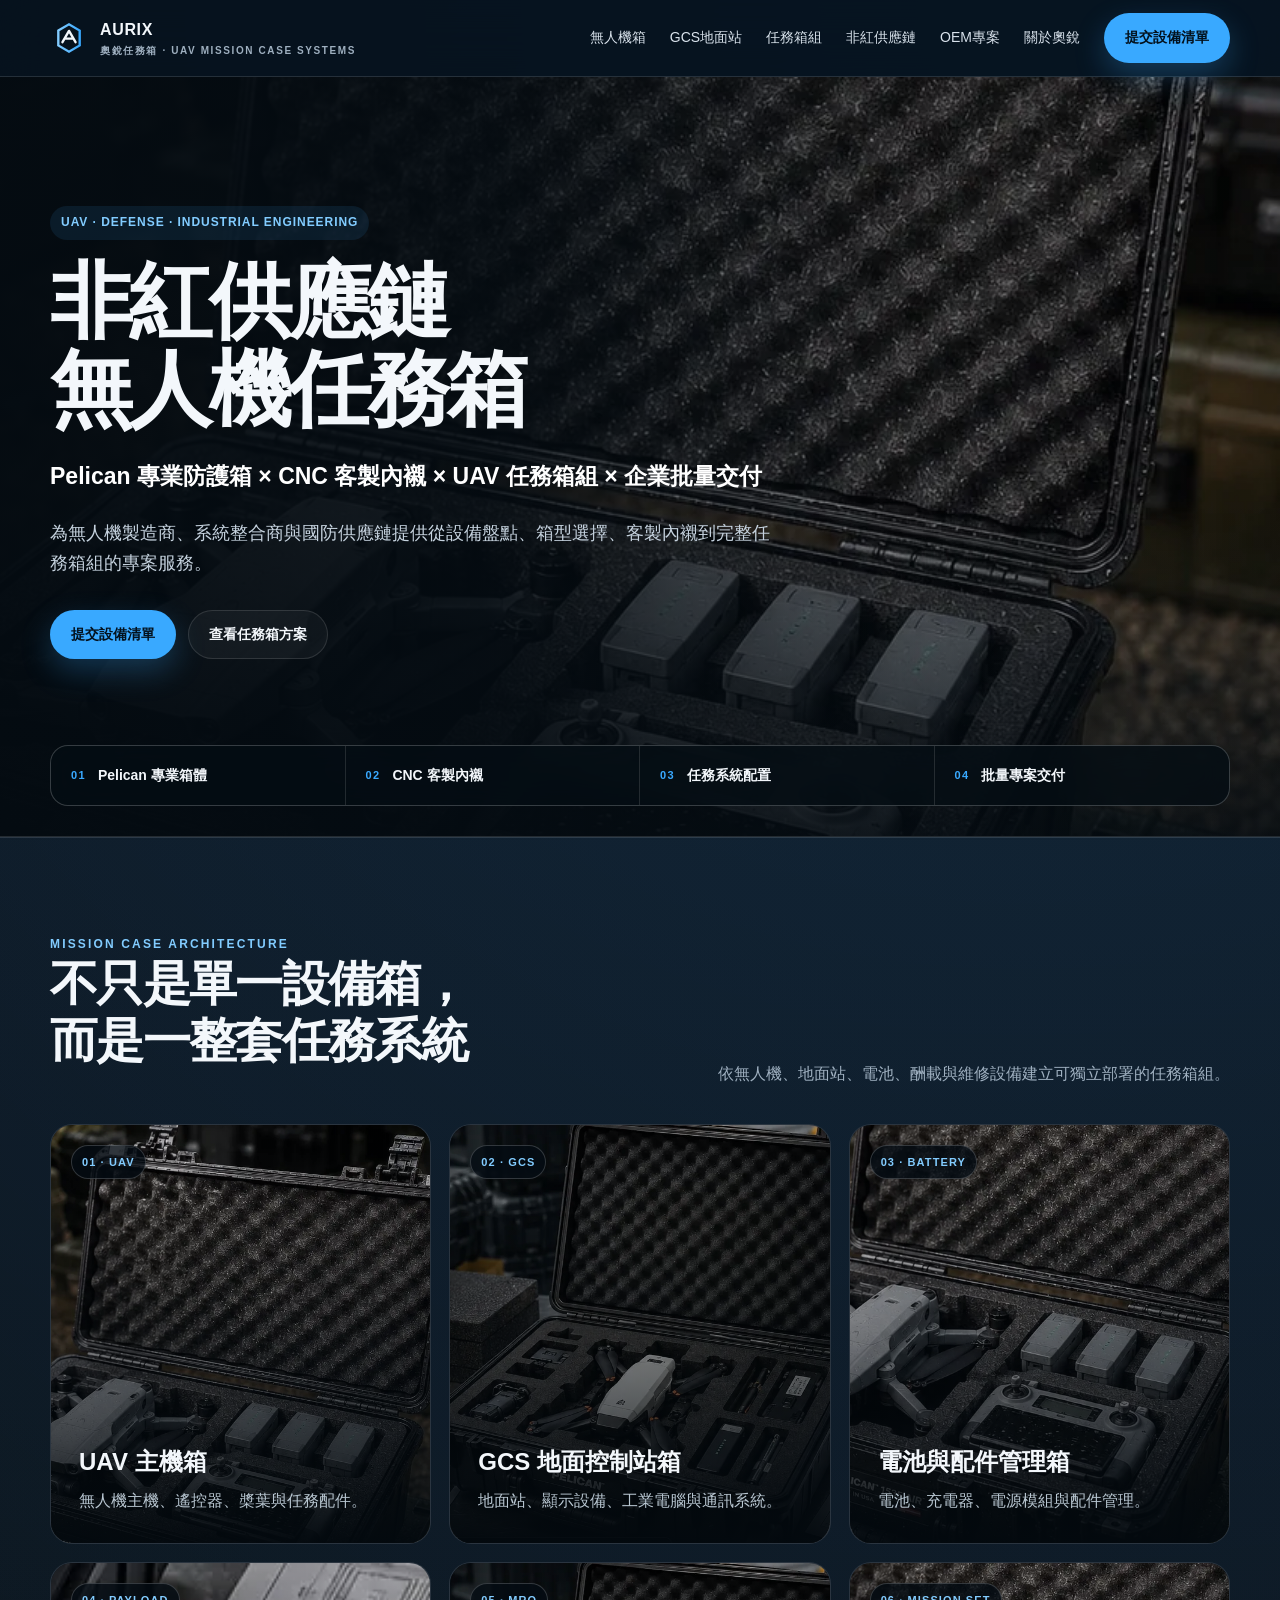
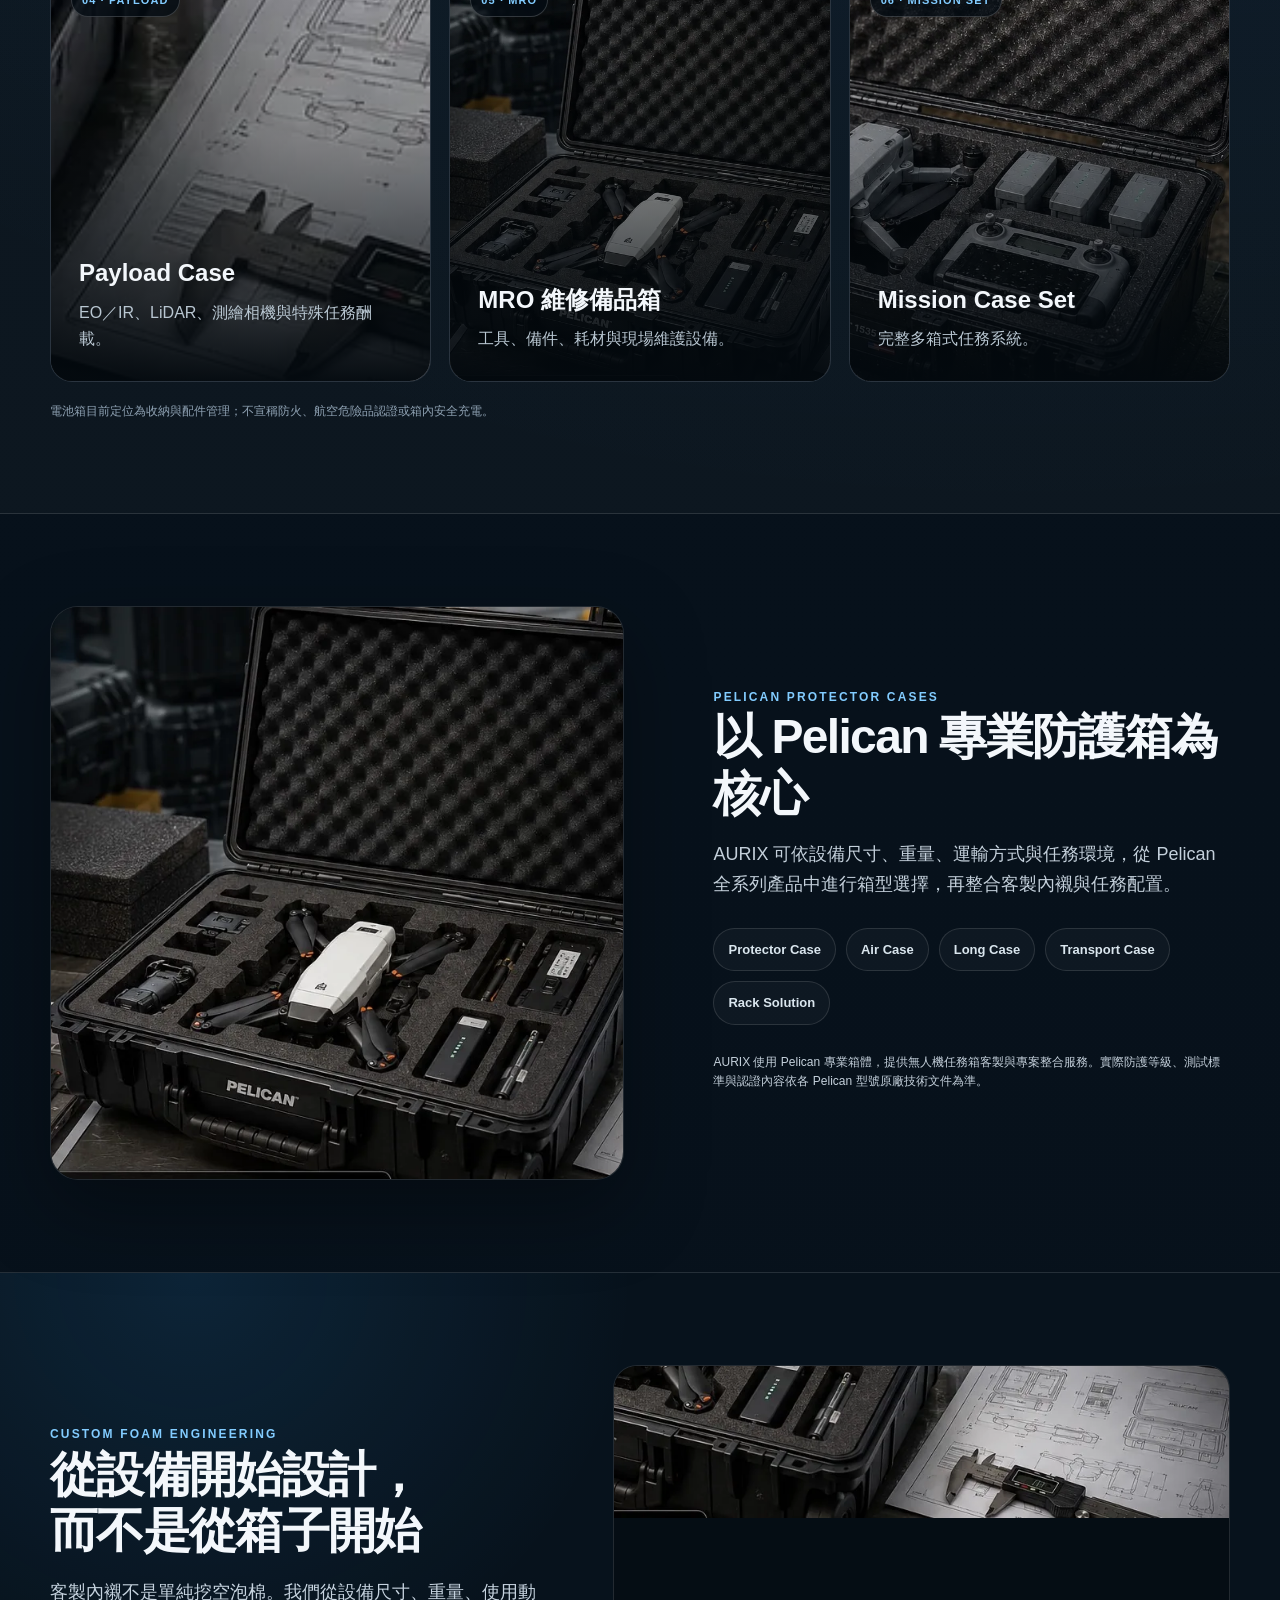
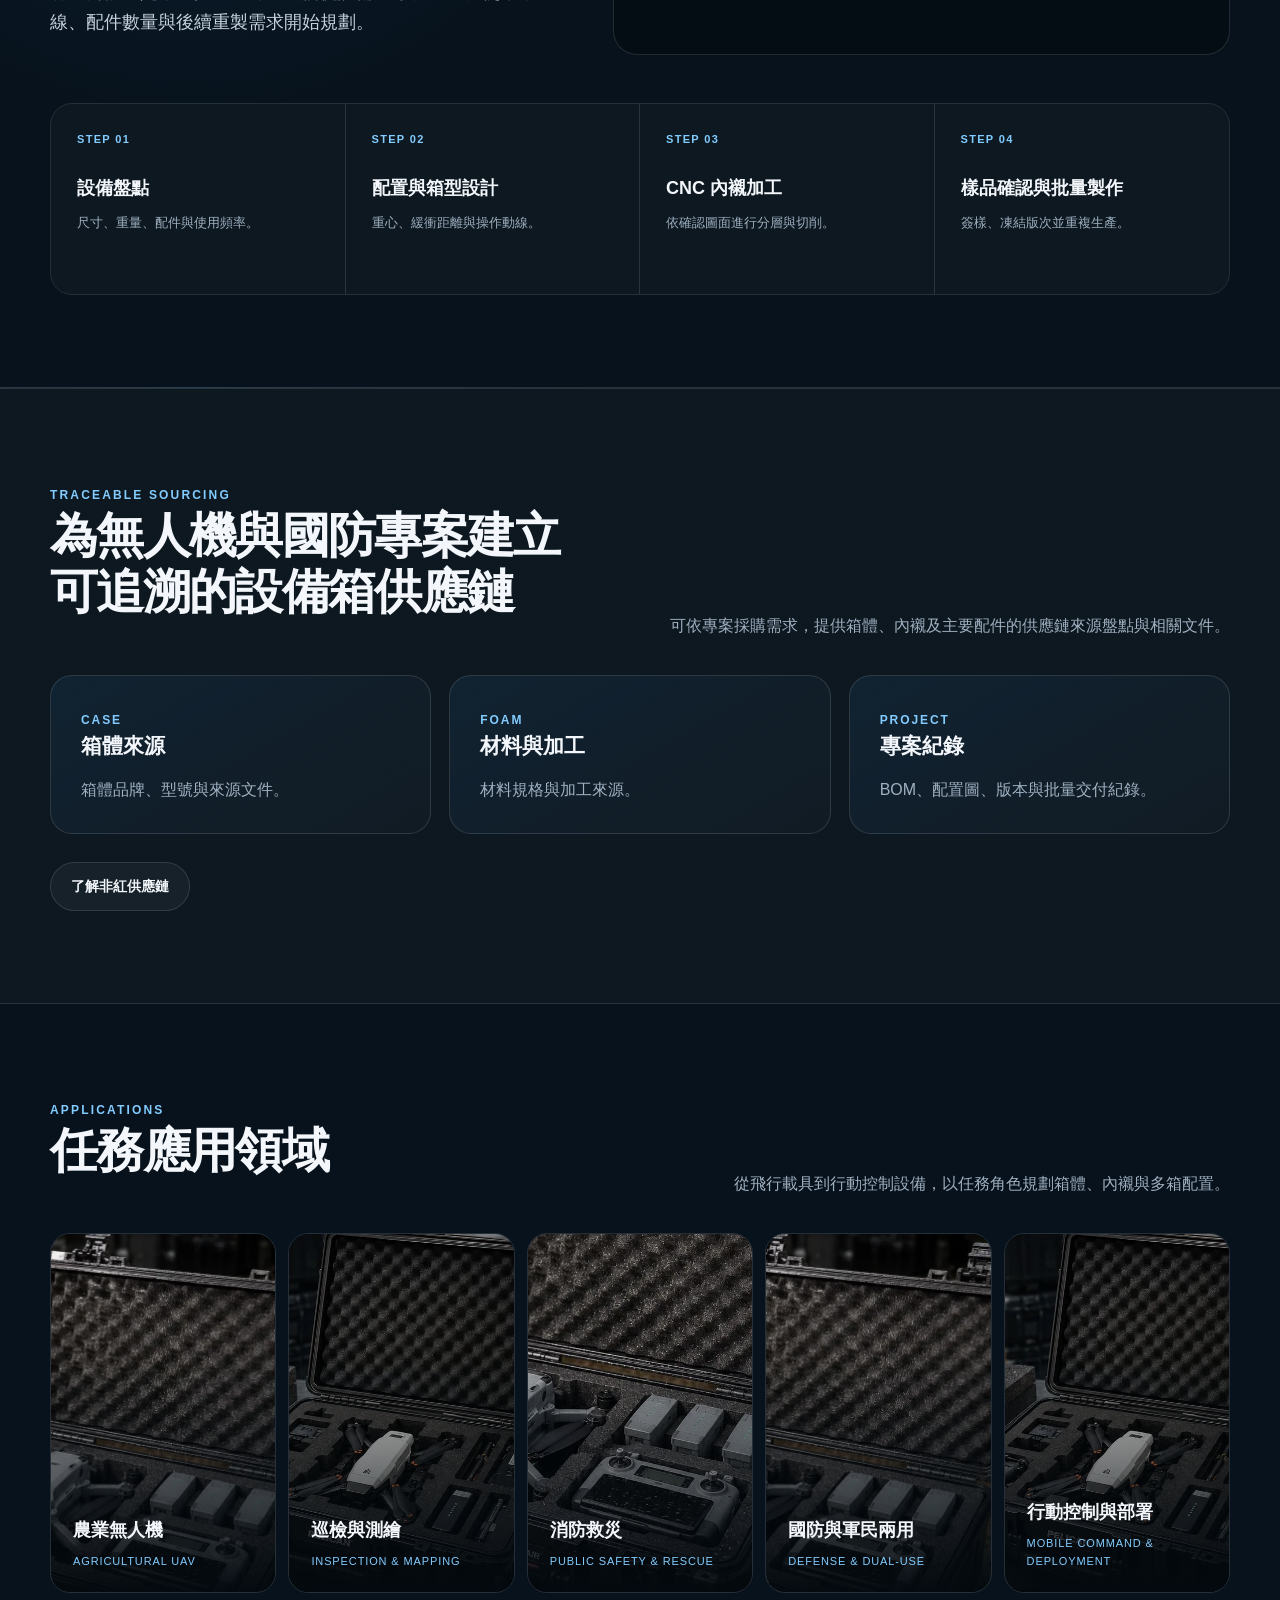
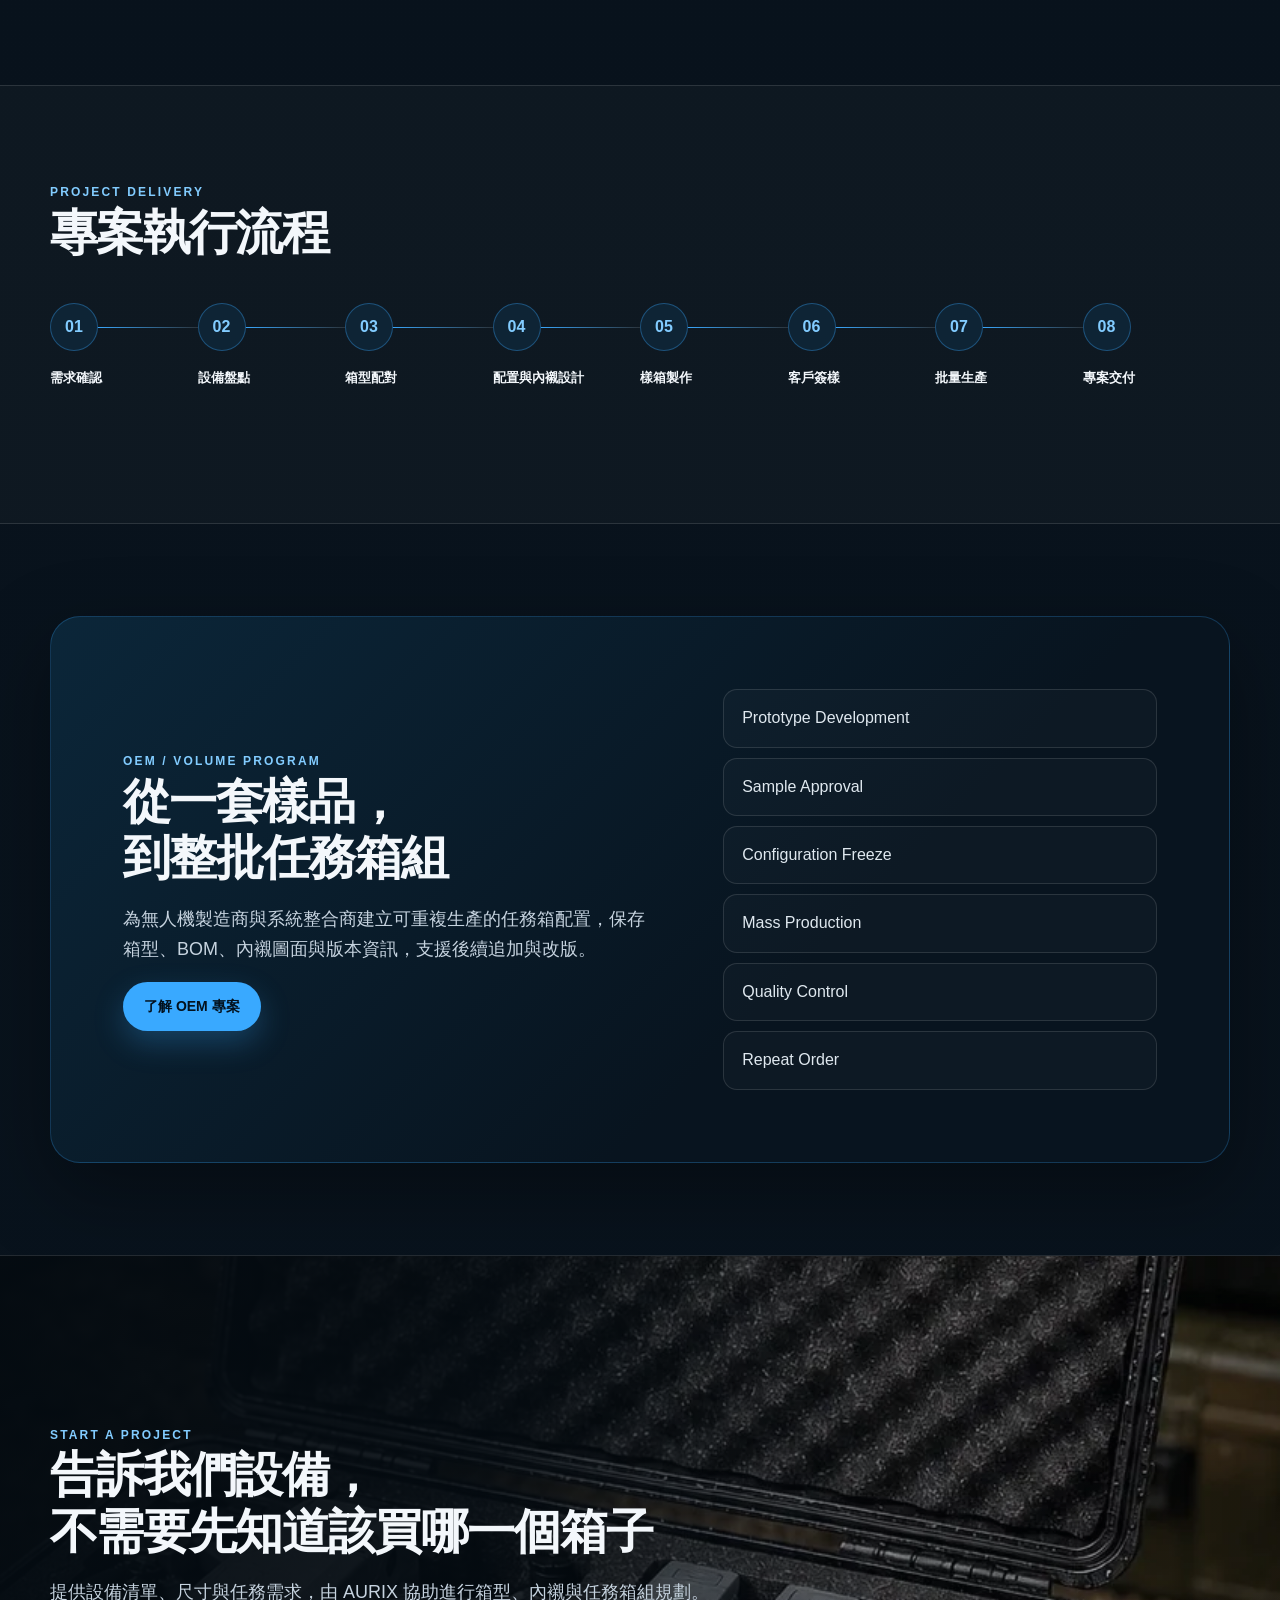
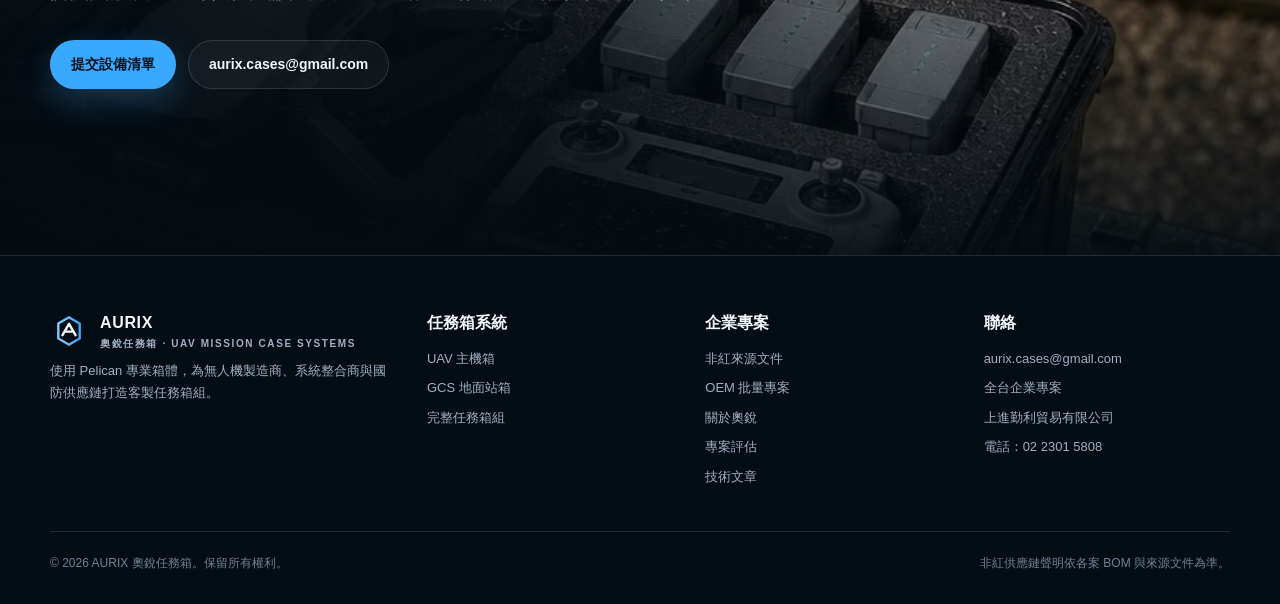
<file: index.html>
<!doctype html>
<html lang="zh-Hant">
<head>
  <meta charset="utf-8">
  <meta name="viewport" content="width=device-width,initial-scale=1">
  <title>奧銳任務箱｜非紅供應鏈無人機箱與國防任務箱專案</title>
  <meta name="description" content="以 Pelican 專業防護箱為基礎，提供 UAV 主機箱、GCS 地面站箱、酬載箱、電池管理箱及完整任務箱組的客製與批量交付。">
  <link rel="canonical" href="https://aurix.com.tw">
  <meta property="og:type" content="website">
  <meta property="og:locale" content="zh_TW">
  <meta property="og:title" content="奧銳任務箱｜非紅供應鏈無人機箱與國防任務箱專案">
  <meta property="og:description" content="Pelican 專業防護箱、CNC 客製內襯、UAV 任務箱組與企業批量交付。">
  <meta property="og:url" content="https://aurix.com.tw">
  <meta property="og:image" content="https://aurix.com.tw/assets/images/hero-uav-mission-case.webp">
  <meta name="theme-color" content="#071019">
  <link rel="icon" href="/assets/logo.svg" type="image/svg+xml">
  <link rel="stylesheet" href="/assets/styles.css">
  <script type="application/ld+json">{"@context":"https://schema.org","@type":"Organization","name":"奧銳任務箱","alternateName":"AURIX","legalName":"上進勤利貿易有限公司","url":"https://aurix.com.tw","description":"非紅供應鏈無人機任務箱與國防設備箱客製專案。","areaServed":"TW","email":"aurix.cases@gmail.com","telephone":"+886-2-2301-5808"}</script>
</head>
<body>
  <header class="site-header">
    <nav class="nav container" aria-label="主要導覽">
      <a class="brand" href="/"><img src="/assets/logo.svg" alt="奧銳 AURIX 標誌" width="38" height="38"><span>AURIX<small>奧銳任務箱 · UAV MISSION CASE SYSTEMS</small></span></a>
      <button class="menu-toggle" type="button" aria-label="開啟選單" aria-expanded="false" aria-controls="primary-navigation">選單</button>
      <div class="nav-links" id="primary-navigation">
        <a href="/uav-case">無人機箱</a><a href="/gcs-case">GCS地面站</a><a href="/mission-set">任務箱組</a><a href="/non-red-supply-chain">非紅供應鏈</a><a href="/oem-program">OEM專案</a><a href="/about">關於奧銳</a><a class="btn btn-primary" href="/inquiry">提交設備清單</a>
      </div>
    </nav>
  </header>

  <main>
    <section class="visual-hero">
      <picture class="hero-media" aria-hidden="true">
        <source media="(max-width: 700px)" srcset="/assets/images/hero-uav-mission-case-mobile.webp">
        <img src="/assets/images/hero-uav-mission-case.webp" width="952" height="720" alt="" fetchpriority="high">
      </picture>
      <div class="hero-shade"></div>
      <div class="container hero-copy">
        <span class="kicker">UAV · DEFENSE · INDUSTRIAL ENGINEERING</span>
        <h1>非紅供應鏈<br>無人機任務箱</h1>
        <p class="hero-subtitle">Pelican 專業防護箱 × CNC 客製內襯 × UAV 任務箱組 × 企業批量交付</p>
        <p class="lead">為無人機製造商、系統整合商與國防供應鏈提供從設備盤點、箱型選擇、客製內襯到完整任務箱組的專案服務。</p>
        <div class="hero-actions"><a class="btn btn-primary" href="/inquiry">提交設備清單</a><a class="btn btn-secondary" href="/mission-set">查看任務箱方案</a></div>
      </div>
      <div class="container capability-rail" aria-label="核心能力">
        <div><span>01</span><strong>Pelican 專業箱體</strong></div>
        <div><span>02</span><strong>CNC 客製內襯</strong></div>
        <div><span>03</span><strong>任務系統配置</strong></div>
        <div><span>04</span><strong>批量專案交付</strong></div>
      </div>
    </section>

    <section class="section alt">
      <div class="container">
        <div class="section-head"><div><span class="eyebrow">MISSION CASE ARCHITECTURE</span><h2>不只是單一設備箱，<br>而是一整套任務系統</h2></div><p>依無人機、地面站、電池、酬載與維修設備建立可獨立部署的任務箱組。</p></div>
        <div class="mission-card-grid">
          <a class="mission-image-card" href="/uav-case"><img src="/assets/images/hero-uav-mission-case.webp" width="952" height="720" loading="lazy" alt="無人機主機、遙控器與電池的客製任務箱配置"><span class="image-card-index">01 · UAV</span><div><h3>UAV 主機箱</h3><p>無人機主機、遙控器、槳葉與任務配件。</p></div></a>
          <a class="mission-image-card" href="/gcs-case"><img src="/assets/images/pelican-custom-case.webp" width="760" height="700" loading="lazy" alt="Pelican 客製設備箱與 CNC 泡棉配置"><span class="image-card-index">02 · GCS</span><div><h3>GCS 地面控制站箱</h3><p>地面站、顯示設備、工業電腦與通訊系統。</p></div></a>
          <article class="mission-image-card"><img src="/assets/images/mission-case-system.webp" width="952" height="620" loading="lazy" alt="無人機任務箱中的電池與配件分區配置"><span class="image-card-index">03 · BATTERY</span><div><h3>電池與配件管理箱</h3><p>電池、充電器、電源模組與配件管理。</p></div></article>
          <article class="mission-image-card"><img src="/assets/images/foam-engineering.webp" width="770" height="190" loading="lazy" alt="精密設備配置與工程圖面規劃細節"><span class="image-card-index">04 · PAYLOAD</span><div><h3>Payload Case</h3><p>EO／IR、LiDAR、測繪相機與特殊任務酬載。</p></div></article>
          <article class="mission-image-card"><img src="/assets/images/pelican-custom-case.webp" width="760" height="700" loading="lazy" alt="工具、備件與耗材的專業設備箱配置示意"><span class="image-card-index">05 · MRO</span><div><h3>MRO 維修備品箱</h3><p>工具、備件、耗材與現場維護設備。</p></div></article>
          <a class="mission-image-card" href="/mission-set"><img src="/assets/images/mission-case-system.webp" width="952" height="620" loading="lazy" alt="完整多箱式無人機任務系統配置示意"><span class="image-card-index">06 · MISSION SET</span><div><h3>Mission Case Set</h3><p>完整多箱式任務系統。</p></div></a>
        </div>
        <p class="notice section-note">電池箱目前定位為收納與配件管理；不宣稱防火、航空危險品認證或箱內安全充電。</p>
      </div>
    </section>

    <section class="section">
      <div class="container split-media">
        <figure class="media-frame"><img src="/assets/images/pelican-custom-case.webp" width="760" height="700" loading="lazy" alt="無人機 Pelican 客製任務箱與 CNC 泡棉配置"></figure>
        <div class="split-copy"><span class="eyebrow">PELICAN PROTECTOR CASES</span><h2>以 Pelican 專業防護箱為核心</h2><p class="lead">AURIX 可依設備尺寸、重量、運輸方式與任務環境，從 Pelican 全系列產品中進行箱型選擇，再整合客製內襯與任務配置。</p><div class="spec-list"><span>Protector Case</span><span>Air Case</span><span>Long Case</span><span>Transport Case</span><span>Rack Solution</span></div><p class="notice">AURIX 使用 Pelican 專業箱體，提供無人機任務箱客製與專案整合服務。實際防護等級、測試標準與認證內容依各 Pelican 型號原廠技術文件為準。</p></div>
      </div>
    </section>

    <section class="section engineering-section">
      <div class="container">
        <div class="engineering-layout">
          <div><span class="eyebrow">CUSTOM FOAM ENGINEERING</span><h2>從設備開始設計，<br>而不是從箱子開始</h2><p class="lead">客製內襯不是單純挖空泡棉。我們從設備尺寸、重量、使用動線、配件數量與後續重製需求開始規劃。</p></div>
          <figure class="engineering-visual"><img src="/assets/images/foam-engineering.webp" width="770" height="190" loading="lazy" alt="無人機設備配置、CNC 泡棉與工程圖面細節"></figure>
        </div>
        <ol class="step-grid">
          <li><span>STEP 01</span><strong>設備盤點</strong><p>尺寸、重量、配件與使用頻率。</p></li>
          <li><span>STEP 02</span><strong>配置與箱型設計</strong><p>重心、緩衝距離與操作動線。</p></li>
          <li><span>STEP 03</span><strong>CNC 內襯加工</strong><p>依確認圖面進行分層與切削。</p></li>
          <li><span>STEP 04</span><strong>樣品確認與批量製作</strong><p>簽樣、凍結版次並重複生產。</p></li>
        </ol>
      </div>
    </section>

    <section class="section alt">
      <div class="container">
        <div class="section-head"><div><span class="eyebrow">TRACEABLE SOURCING</span><h2>為無人機與國防專案建立<br>可追溯的設備箱供應鏈</h2></div><p>可依專案採購需求，提供箱體、內襯及主要配件的供應鏈來源盤點與相關文件。</p></div>
        <div class="module-grid"><article><span>CASE</span><h3>箱體來源</h3><p>箱體品牌、型號與來源文件。</p></article><article><span>FOAM</span><h3>材料與加工</h3><p>材料規格與加工來源。</p></article><article><span>PROJECT</span><h3>專案紀錄</h3><p>BOM、配置圖、版本與批量交付紀錄。</p></article></div>
        <div class="section-action"><a class="btn btn-secondary" href="/non-red-supply-chain">了解非紅供應鏈</a></div>
      </div>
    </section>

    <section class="section">
      <div class="container">
        <div class="section-head"><div><span class="eyebrow">APPLICATIONS</span><h2>任務應用領域</h2></div><p>從飛行載具到行動控制設備，以任務角色規劃箱體、內襯與多箱配置。</p></div>
        <div class="application-grid">
          <article><img src="/assets/images/hero-uav-mission-case.webp" width="952" height="720" loading="lazy" alt="農業無人機任務箱配置"><div><h3>農業無人機</h3><p>Agricultural UAV</p></div></article>
          <article><img src="/assets/images/pelican-custom-case.webp" width="760" height="700" loading="lazy" alt="巡檢測繪無人機設備箱配置"><div><h3>巡檢與測繪</h3><p>Inspection &amp; Mapping</p></div></article>
          <article><img src="/assets/images/mission-case-system.webp" width="952" height="620" loading="lazy" alt="消防救災無人機任務設備箱"><div><h3>消防救災</h3><p>Public Safety &amp; Rescue</p></div></article>
          <article><img src="/assets/images/hero-uav-mission-case.webp" width="952" height="720" loading="lazy" alt="國防與軍民兩用無人機任務箱"><div><h3>國防與軍民兩用</h3><p>Defense &amp; Dual-Use</p></div></article>
          <article><img src="/assets/images/pelican-custom-case.webp" width="760" height="700" loading="lazy" alt="行動控制與部署設備箱配置"><div><h3>行動控制與部署</h3><p>Mobile Command &amp; Deployment</p></div></article>
        </div>
      </div>
    </section>

    <section class="section alt">
      <div class="container"><span class="eyebrow">PROJECT DELIVERY</span><h2>專案執行流程</h2><ol class="delivery-timeline"><li><span>01</span><strong>需求確認</strong></li><li><span>02</span><strong>設備盤點</strong></li><li><span>03</span><strong>箱型配對</strong></li><li><span>04</span><strong>配置與內襯設計</strong></li><li><span>05</span><strong>樣箱製作</strong></li><li><span>06</span><strong>客戶簽樣</strong></li><li><span>07</span><strong>批量生產</strong></li><li><span>08</span><strong>專案交付</strong></li></ol></div>
    </section>

    <section class="section">
      <div class="container oem-panel">
        <div><span class="eyebrow">OEM / VOLUME PROGRAM</span><h2>從一套樣品，<br>到整批任務箱組</h2><p class="lead">為無人機製造商與系統整合商建立可重複生產的任務箱配置，保存箱型、BOM、內襯圖面與版本資訊，支援後續追加與改版。</p><a class="btn btn-primary" href="/oem-program">了解 OEM 專案</a></div>
        <ul class="oem-steps"><li>Prototype Development</li><li>Sample Approval</li><li>Configuration Freeze</li><li>Mass Production</li><li>Quality Control</li><li>Repeat Order</li></ul>
      </div>
    </section>

    <section class="final-cta">
      <picture aria-hidden="true"><source media="(max-width: 700px)" srcset="/assets/images/mission-case-system-mobile.webp"><img src="/assets/images/mission-case-system.webp" width="952" height="620" loading="lazy" alt=""></picture>
      <div class="final-cta-shade"></div>
      <div class="container final-cta-copy"><span class="eyebrow">START A PROJECT</span><h2>告訴我們設備，<br>不需要先知道該買哪一個箱子</h2><p class="lead">提供設備清單、尺寸與任務需求，由 AURIX 協助進行箱型、內襯與任務箱組規劃。</p><div class="hero-actions"><a class="btn btn-primary" href="/inquiry">提交設備清單</a><a class="btn btn-secondary" href="mailto:aurix.cases@gmail.com">aurix.cases@gmail.com</a></div></div>
    </section>
  </main>

  <footer class="site-footer"><div class="container"><div class="footer-grid">
    <div><div class="brand"><img src="/assets/logo.svg" alt="" width="38" height="38"><span>AURIX<small>奧銳任務箱 · UAV MISSION CASE SYSTEMS</small></span></div><p>使用 Pelican 專業箱體，為無人機製造商、系統整合商與國防供應鏈打造客製任務箱組。</p></div>
    <div><h4>任務箱系統</h4><a href="/uav-case">UAV 主機箱</a><a href="/gcs-case">GCS 地面站箱</a><a href="/mission-set">完整任務箱組</a></div>
    <div><h4>企業專案</h4><a href="/non-red-supply-chain">非紅來源文件</a><a href="/oem-program">OEM 批量專案</a><a href="/about">關於奧銳</a><a href="/inquiry">專案評估</a><a href="/articles">技術文章</a></div>
    <div><h4>聯絡</h4><a href="mailto:aurix.cases@gmail.com">aurix.cases@gmail.com</a><p>全台企業專案</p><p>上進勤利貿易有限公司</p><p><a href="tel:+886223015808">電話：02 2301 5808</a></p></div>
  </div><div class="footer-bottom"><span>© 2026 AURIX 奧銳任務箱。保留所有權利。</span><span>非紅供應鏈聲明依各案 BOM 與來源文件為準。</span></div></div></footer>
  <script src="/assets/app.js" defer></script>
</body>
</html>
</file>
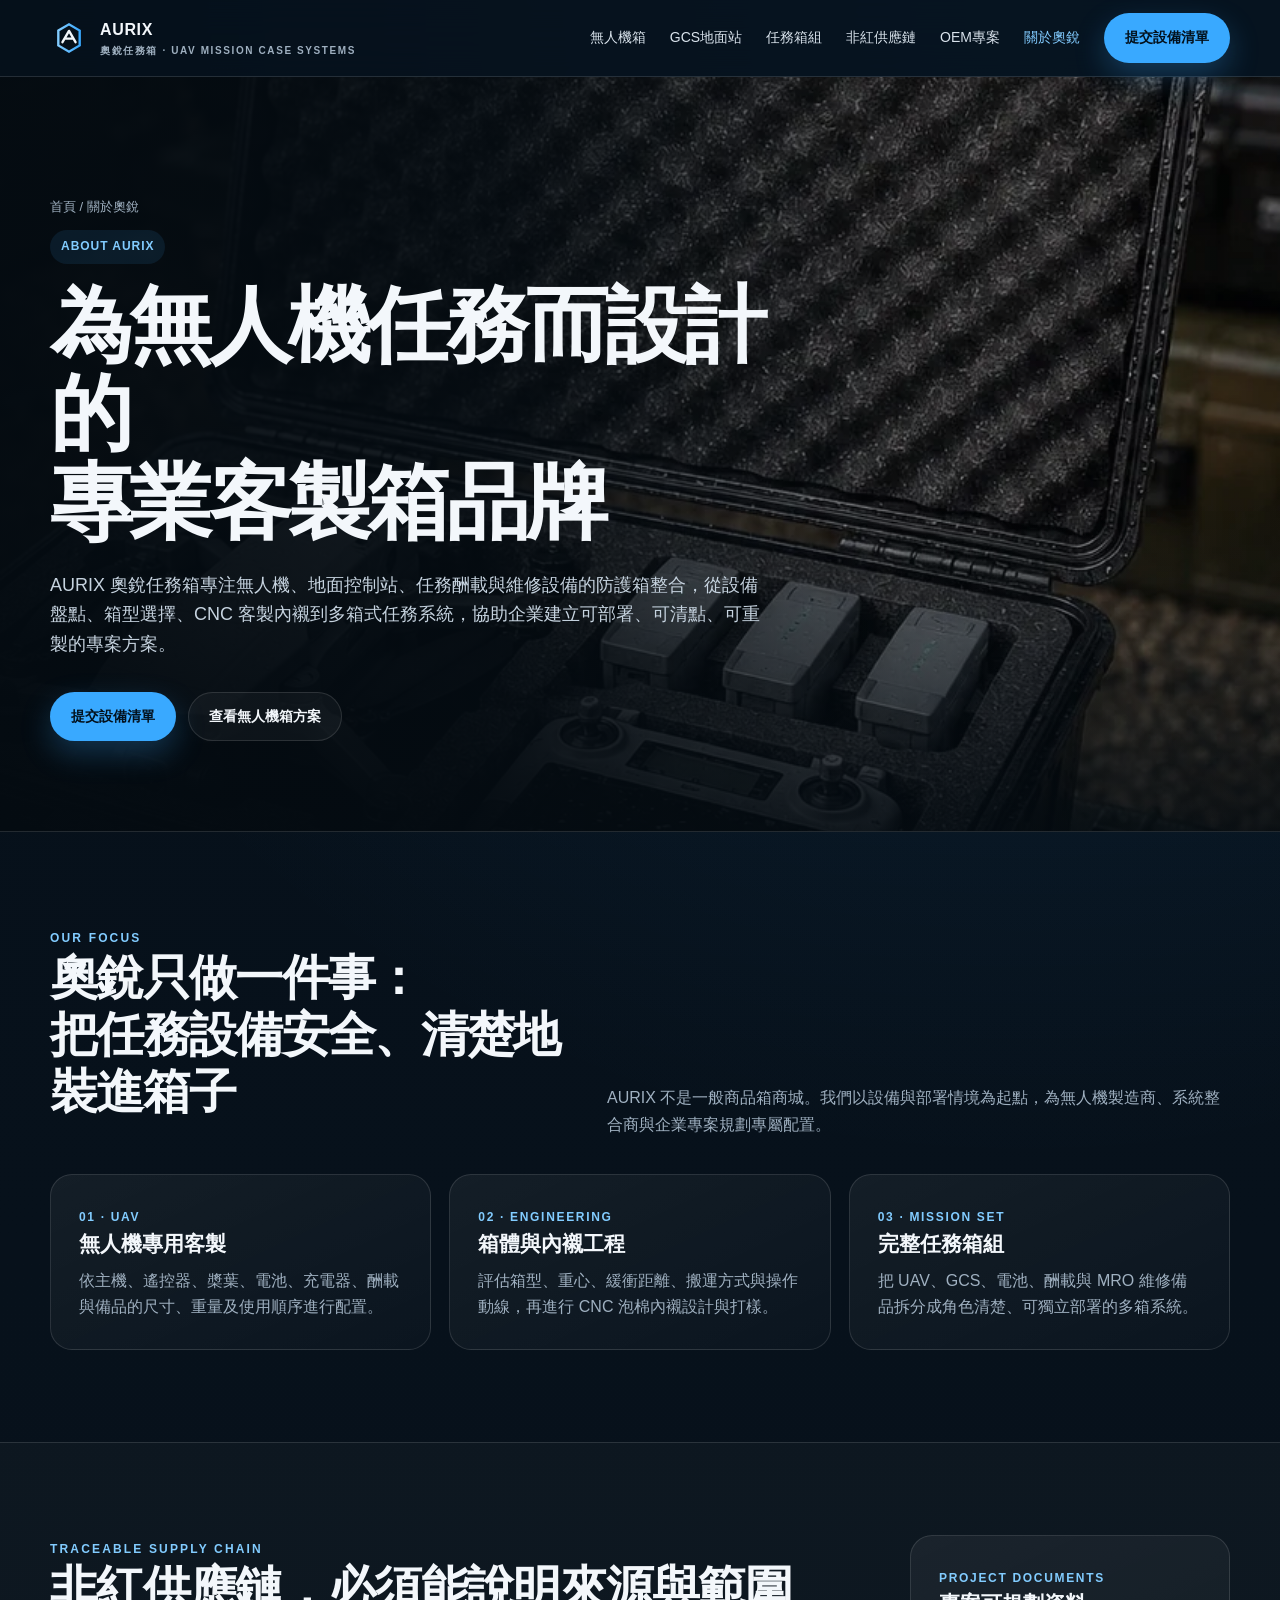
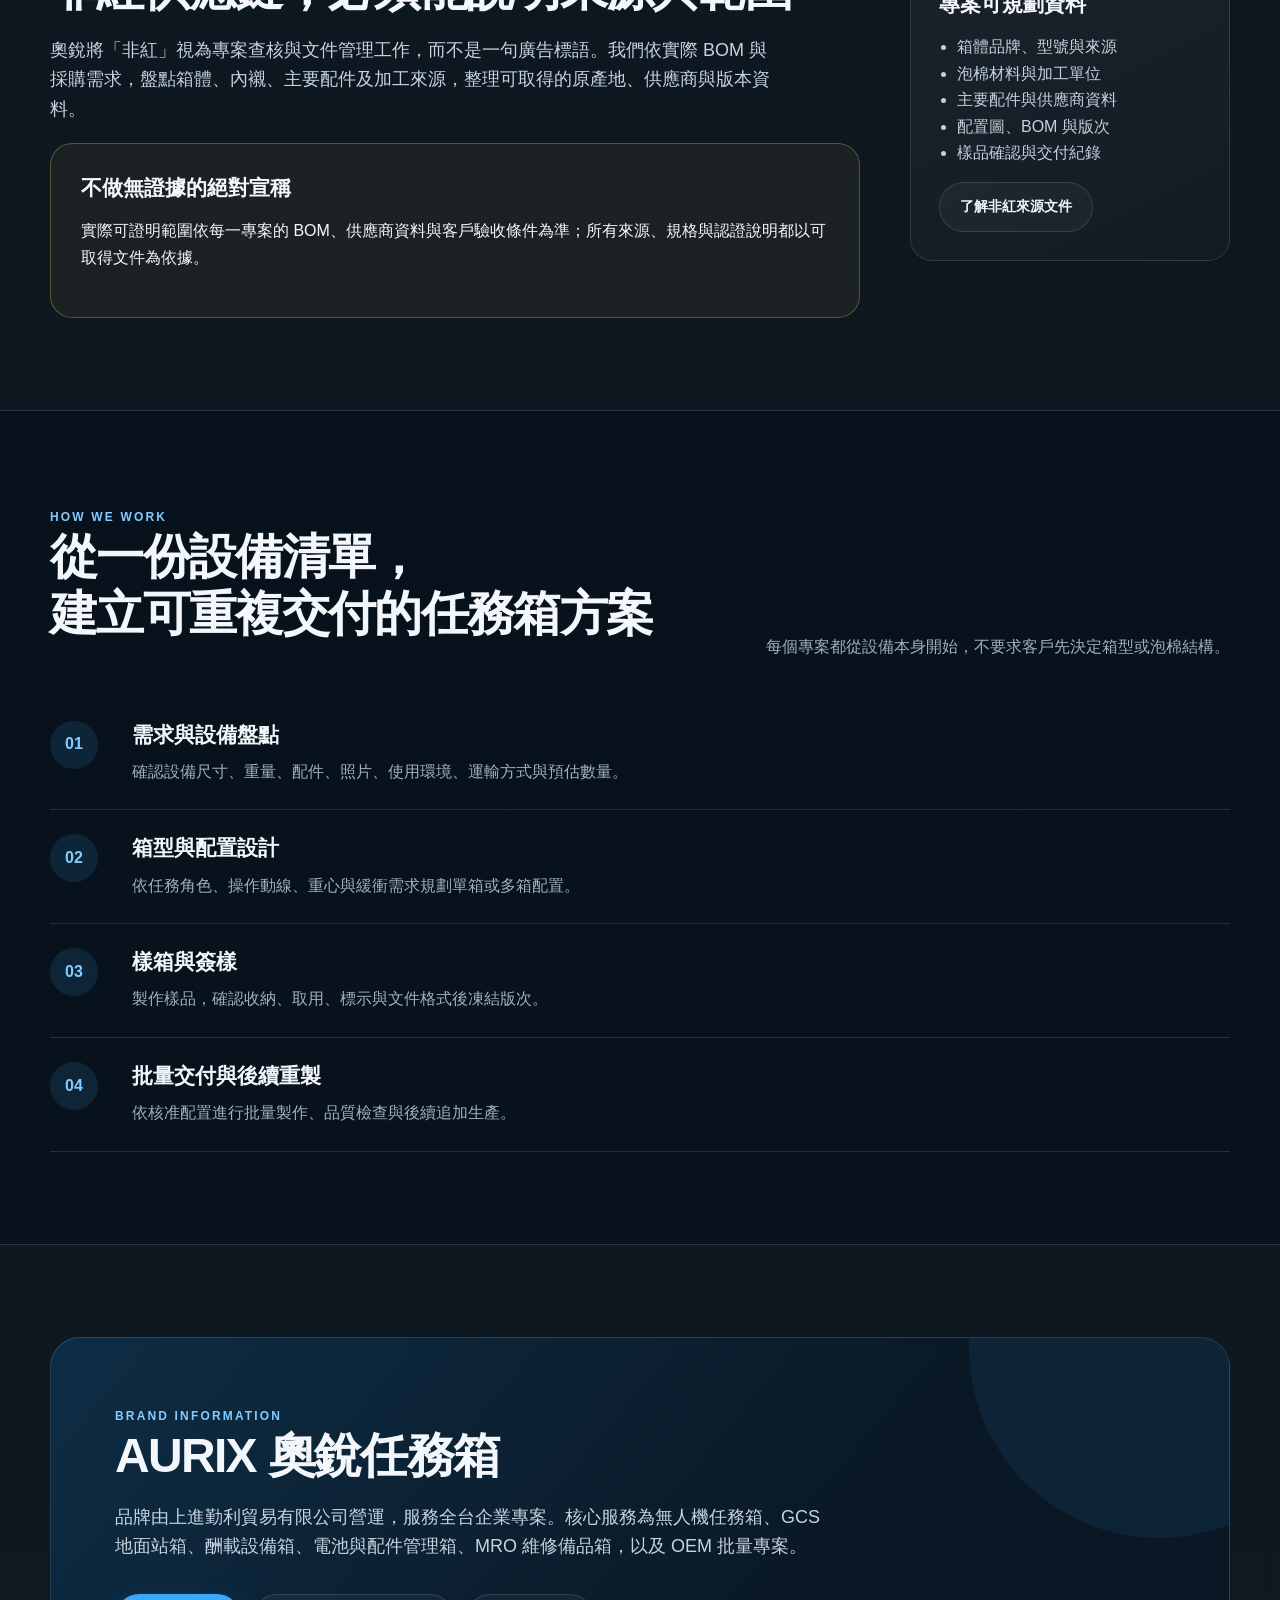
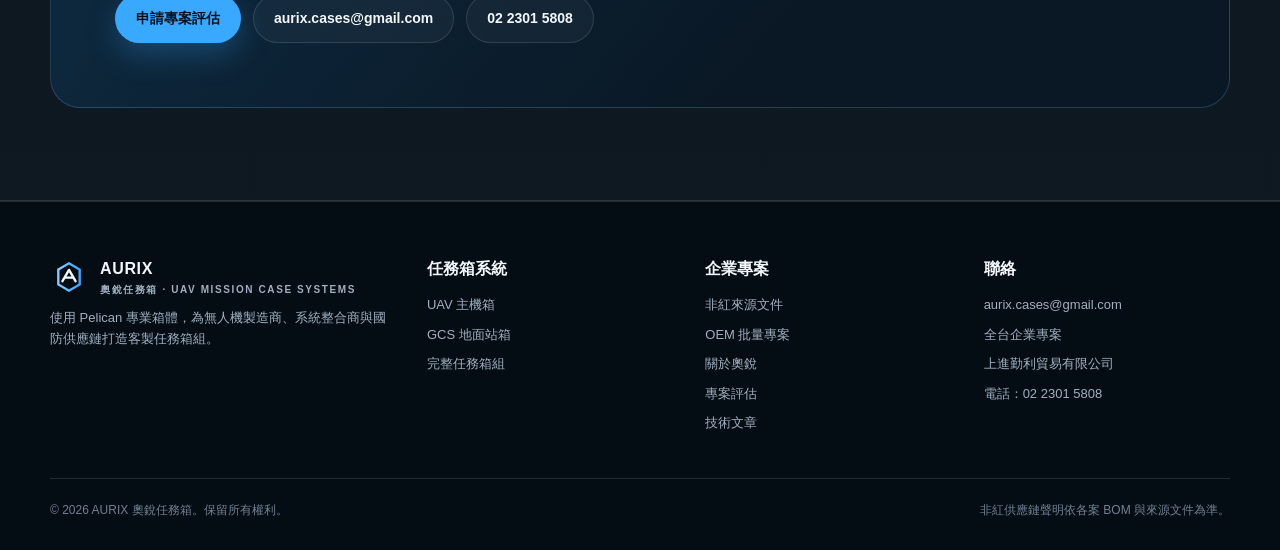
<file: about.html>
<!doctype html>
<html lang="zh-Hant">
<head>
  <meta charset="utf-8">
  <meta name="viewport" content="width=device-width,initial-scale=1">
  <title>關於奧銳｜非紅供應鏈無人機客製任務箱</title>
  <meta name="description" content="認識 AURIX 奧銳任務箱：專注無人機設備箱、GCS 地面站箱、客製 CNC 內襯與可追溯非紅供應鏈專案。">
  <link rel="canonical" href="https://aurix.com.tw/about">
  <meta property="og:type" content="website">
  <meta property="og:locale" content="zh_TW">
  <meta property="og:title" content="關於奧銳｜非紅供應鏈無人機客製任務箱">
  <meta property="og:description" content="從設備盤點、箱型選擇、客製內襯到批量交付，為無人機與任務設備建立可追溯的專業防護方案。">
  <meta property="og:url" content="https://aurix.com.tw/about">
  <meta property="og:image" content="https://aurix.com.tw/assets/images/hero-uav-mission-case.webp">
  <meta name="theme-color" content="#071019">
  <link rel="icon" href="/assets/logo.svg" type="image/svg+xml">
  <link rel="stylesheet" href="/assets/styles.css">
  <script type="application/ld+json">{"@context":"https://schema.org","@graph":[{"@type":"AboutPage","name":"關於奧銳","url":"https://aurix.com.tw/about","description":"AURIX 奧銳任務箱專注非紅供應鏈無人機客製任務箱。","inLanguage":"zh-Hant","about":{"@id":"https://aurix.com.tw/#organization"}},{"@type":"Organization","@id":"https://aurix.com.tw/#organization","name":"奧銳任務箱","alternateName":"AURIX","legalName":"上進勤利貿易有限公司","url":"https://aurix.com.tw","description":"專注無人機設備箱、GCS 地面站箱、CNC 客製內襯與可追溯非紅供應鏈專案。","areaServed":"TW","email":"aurix.cases@gmail.com","telephone":"+886-2-2301-5808"}]}</script>
</head>
<body>
  <header class="site-header">
    <nav class="nav container" aria-label="主要導覽">
      <a class="brand" href="/"><img src="/assets/logo.svg" alt="奧銳 AURIX 標誌" width="38" height="38"><span>AURIX<small>奧銳任務箱 · UAV MISSION CASE SYSTEMS</small></span></a>
      <button class="menu-toggle" type="button" aria-label="開啟選單" aria-expanded="false" aria-controls="primary-navigation">選單</button>
      <div class="nav-links" id="primary-navigation"><a href="/uav-case">無人機箱</a><a href="/gcs-case">GCS地面站</a><a href="/mission-set">任務箱組</a><a href="/non-red-supply-chain">非紅供應鏈</a><a href="/oem-program">OEM專案</a><a href="/about" aria-current="page">關於奧銳</a><a class="btn btn-primary" href="/inquiry">提交設備清單</a></div>
    </nav>
  </header>

  <main>
    <section class="product-hero">
      <picture class="product-hero-media" aria-hidden="true"><source media="(max-width: 700px)" srcset="/assets/images/hero-uav-mission-case-mobile.webp"><img src="/assets/images/hero-uav-mission-case.webp" width="952" height="720" alt="" fetchpriority="high"></picture>
      <div class="product-hero-shade"></div>
      <div class="container product-hero-copy">
        <p class="breadcrumb"><a href="/">首頁</a> / 關於奧銳</p>
        <span class="kicker">ABOUT AURIX</span>
        <h1>為無人機任務而設計的<br>專業客製箱品牌</h1>
        <p class="lead">AURIX 奧銳任務箱專注無人機、地面控制站、任務酬載與維修設備的防護箱整合，從設備盤點、箱型選擇、CNC 客製內襯到多箱式任務系統，協助企業建立可部署、可清點、可重製的專案方案。</p>
        <div class="hero-actions"><a class="btn btn-primary" href="/inquiry">提交設備清單</a><a class="btn btn-secondary" href="/uav-case">查看無人機箱方案</a></div>
      </div>
    </section>

    <section class="section">
      <div class="container">
        <div class="section-head"><div><span class="eyebrow">OUR FOCUS</span><h2>奧銳只做一件事：<br>把任務設備安全、清楚地裝進箱子</h2></div><p>AURIX 不是一般商品箱商城。我們以設備與部署情境為起點，為無人機製造商、系統整合商與企業專案規劃專屬配置。</p></div>
        <div class="grid-3">
          <article class="card"><span class="card-number">01 · UAV</span><h3>無人機專用客製</h3><p>依主機、遙控器、槳葉、電池、充電器、酬載與備品的尺寸、重量及使用順序進行配置。</p></article>
          <article class="card"><span class="card-number">02 · ENGINEERING</span><h3>箱體與內襯工程</h3><p>評估箱型、重心、緩衝距離、搬運方式與操作動線，再進行 CNC 泡棉內襯設計與打樣。</p></article>
          <article class="card"><span class="card-number">03 · MISSION SET</span><h3>完整任務箱組</h3><p>把 UAV、GCS、電池、酬載與 MRO 維修備品拆分成角色清楚、可獨立部署的多箱系統。</p></article>
        </div>
      </div>
    </section>

    <section class="section alt">
      <div class="container content-grid">
        <article>
          <span class="eyebrow">TRACEABLE SUPPLY CHAIN</span>
          <h2>非紅供應鏈，必須能說明來源與範圍</h2>
          <p class="lead">奧銳將「非紅」視為專案查核與文件管理工作，而不是一句廣告標語。我們依實際 BOM 與採購需求，盤點箱體、內襯、主要配件及加工來源，整理可取得的原產地、供應商與版本資料。</p>
          <div class="callout warning"><h3>不做無證據的絕對宣稱</h3><p>實際可證明範圍依每一專案的 BOM、供應商資料與客戶驗收條件為準；所有來源、規格與認證說明都以可取得文件為依據。</p></div>
        </article>
        <aside class="sidebar"><div class="card"><span class="card-number">PROJECT DOCUMENTS</span><h3>專案可規劃資料</h3><ul><li>箱體品牌、型號與來源</li><li>泡棉材料與加工單位</li><li>主要配件與供應商資料</li><li>配置圖、BOM 與版次</li><li>樣品確認與交付紀錄</li></ul><a class="btn btn-secondary" href="/non-red-supply-chain">了解非紅來源文件</a></div></aside>
      </div>
    </section>

    <section class="section">
      <div class="container">
        <div class="section-head"><div><span class="eyebrow">HOW WE WORK</span><h2>從一份設備清單，<br>建立可重複交付的任務箱方案</h2></div><p>每個專案都從設備本身開始，不要求客戶先決定箱型或泡棉結構。</p></div>
        <div class="process">
          <div class="process-step"><div><h3>需求與設備盤點</h3><p>確認設備尺寸、重量、配件、照片、使用環境、運輸方式與預估數量。</p></div></div>
          <div class="process-step"><div><h3>箱型與配置設計</h3><p>依任務角色、操作動線、重心與緩衝需求規劃單箱或多箱配置。</p></div></div>
          <div class="process-step"><div><h3>樣箱與簽樣</h3><p>製作樣品，確認收納、取用、標示與文件格式後凍結版次。</p></div></div>
          <div class="process-step"><div><h3>批量交付與後續重製</h3><p>依核准配置進行批量製作、品質檢查與後續追加生產。</p></div></div>
        </div>
      </div>
    </section>

    <section class="section alt">
      <div class="container quote-band">
        <span class="eyebrow">BRAND INFORMATION</span>
        <h2>AURIX 奧銳任務箱</h2>
        <p class="lead">品牌由上進勤利貿易有限公司營運，服務全台企業專案。核心服務為無人機任務箱、GCS 地面站箱、酬載設備箱、電池與配件管理箱、MRO 維修備品箱，以及 OEM 批量專案。</p>
        <div class="hero-actions"><a class="btn btn-primary" href="/inquiry">申請專案評估</a><a class="btn btn-secondary" href="mailto:aurix.cases@gmail.com">aurix.cases@gmail.com</a><a class="btn btn-secondary" href="tel:+886223015808">02 2301 5808</a></div>
      </div>
    </section>
  </main>

  <footer class="site-footer"><div class="container"><div class="footer-grid"><div><div class="brand"><img src="/assets/logo.svg" alt="" width="38" height="38"><span>AURIX<small>奧銳任務箱 · UAV MISSION CASE SYSTEMS</small></span></div><p>使用 Pelican 專業箱體，為無人機製造商、系統整合商與國防供應鏈打造客製任務箱組。</p></div><div><h4>任務箱系統</h4><a href="/uav-case">UAV 主機箱</a><a href="/gcs-case">GCS 地面站箱</a><a href="/mission-set">完整任務箱組</a></div><div><h4>企業專案</h4><a href="/non-red-supply-chain">非紅來源文件</a><a href="/oem-program">OEM 批量專案</a><a href="/about">關於奧銳</a><a href="/inquiry">專案評估</a><a href="/articles">技術文章</a></div><div><h4>聯絡</h4><a href="mailto:aurix.cases@gmail.com">aurix.cases@gmail.com</a><p>全台企業專案</p><p>上進勤利貿易有限公司</p><p><a href="tel:+886223015808">電話：02 2301 5808</a></p></div></div><div class="footer-bottom"><span>© 2026 AURIX 奧銳任務箱。保留所有權利。</span><span>非紅供應鏈聲明依各案 BOM 與來源文件為準。</span></div></div></footer>
  <script src="/assets/app.js" defer></script>
</body>
</html>
</file>
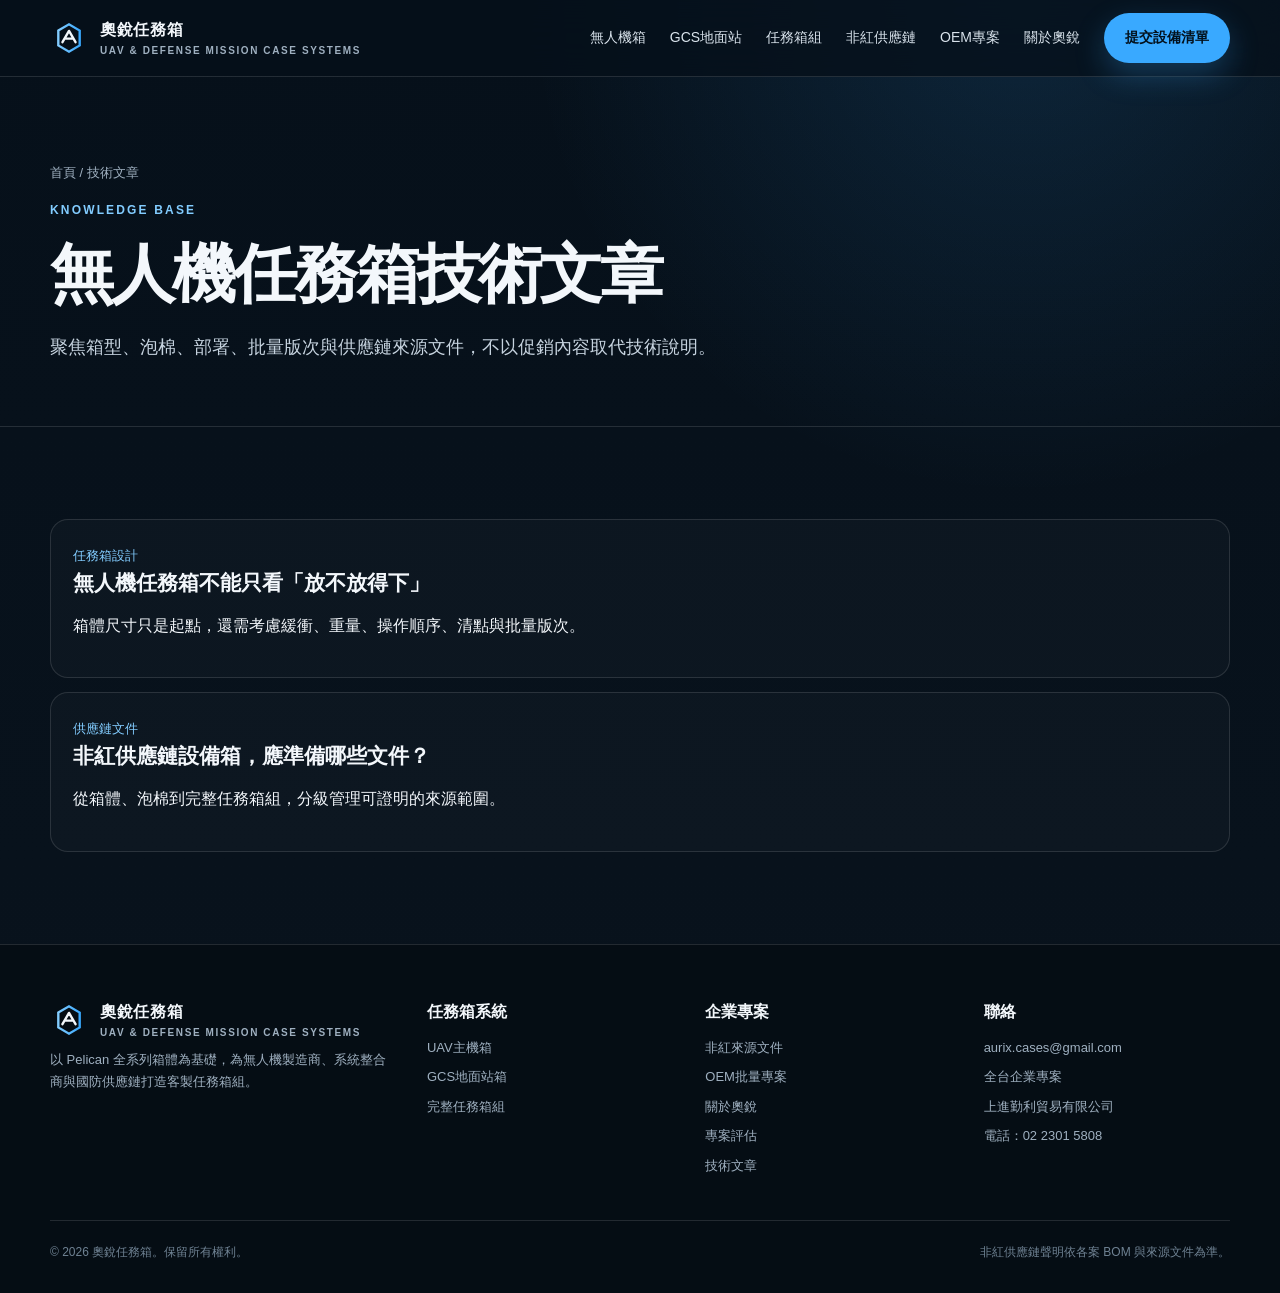
<file: articles.html>
<!doctype html><html lang="zh-Hant"><head>
<meta charset="utf-8"><meta name="viewport" content="width=device-width,initial-scale=1">
<title>技術文章｜無人機任務箱與非紅供應鏈｜奧銳任務箱</title><meta name="description" content="無人機任務箱設計、客製泡棉、批量交付與非紅供應鏈來源文件的技術文章。"><link rel="canonical" href="https://aurix.com.tw/articles">
<meta property="og:type" content="website"><meta property="og:locale" content="zh_TW"><meta property="og:title" content="技術文章｜無人機任務箱與非紅供應鏈｜奧銳任務箱"><meta property="og:description" content="無人機任務箱設計、客製泡棉、批量交付與非紅供應鏈來源文件的技術文章。"><meta property="og:url" content="https://aurix.com.tw/articles"><meta name="theme-color" content="#071019">
<link rel="icon" href="/assets/logo.svg" type="image/svg+xml"><link rel="stylesheet" href="/assets/styles.css">
<script type="application/ld+json">{"@context":"https://schema.org","@type":"Organization","name":"奧銳任務箱","legalName":"上進勤利貿易有限公司","url":"https://aurix.com.tw","description":"非紅供應鏈無人機任務箱與國防設備箱客製專案。","areaServed":"TW","email":"aurix.cases@gmail.com","telephone":"+886-2-2301-5808"}</script>
</head><body><header class="site-header"><nav class="nav container">
<a class="brand" href="/"><img src="/assets/logo.svg" alt="奧銳任務箱標誌" width="38" height="38"><span>奧銳任務箱<small>UAV &amp; DEFENSE MISSION CASE SYSTEMS</small></span></a>
<button class="menu-toggle" type="button" aria-label="開啟選單" aria-expanded="false" aria-controls="primary-navigation">選單</button>
<div class="nav-links" id="primary-navigation">
<a href="/uav-case">無人機箱</a><a href="/gcs-case">GCS地面站</a><a href="/mission-set">任務箱組</a><a href="/non-red-supply-chain">非紅供應鏈</a><a href="/oem-program">OEM專案</a><a href="/about">關於奧銳</a><a class="btn btn-primary" href="/inquiry">提交設備清單</a>
</div></nav></header><main><section class="page-hero"><div class="container"><p class="breadcrumb"><a href="/">首頁</a> / 技術文章</p><span class="eyebrow">KNOWLEDGE BASE</span><h1>無人機任務箱技術文章</h1><p class="lead">聚焦箱型、泡棉、部署、批量版次與供應鏈來源文件，不以促銷內容取代技術說明。</p></div></section><section class="section"><div class="container"><div class="article-list"><a class="article-item" href="/articles/uav-mission-case-design"><small>任務箱設計</small><h3>無人機任務箱不能只看「放不放得下」</h3><p>箱體尺寸只是起點，還需考慮緩衝、重量、操作順序、清點與批量版次。</p></a><a class="article-item" href="/articles/non-red-supply-chain-documents"><small>供應鏈文件</small><h3>非紅供應鏈設備箱，應準備哪些文件？</h3><p>從箱體、泡棉到完整任務箱組，分級管理可證明的來源範圍。</p></a></div></div></section></main><footer class="site-footer"><div class="container"><div class="footer-grid">
<div><div class="brand"><img src="/assets/logo.svg" alt="" width="38" height="38"><span>奧銳任務箱<small>UAV &amp; DEFENSE MISSION CASE SYSTEMS</small></span></div><p>以 Pelican 全系列箱體為基礎，為無人機製造商、系統整合商與國防供應鏈打造客製任務箱組。</p></div>
<div><h4>任務箱系統</h4><a href="/uav-case">UAV主機箱</a><a href="/gcs-case">GCS地面站箱</a><a href="/mission-set">完整任務箱組</a></div>
<div><h4>企業專案</h4><a href="/non-red-supply-chain">非紅來源文件</a><a href="/oem-program">OEM批量專案</a><a href="/about">關於奧銳</a><a href="/inquiry">專案評估</a><a href="/articles">技術文章</a></div>
<div><h4>聯絡</h4><a href="mailto:aurix.cases@gmail.com">aurix.cases@gmail.com</a><p>全台企業專案</p><p>上進勤利貿易有限公司</p><p><a href="tel:+886223015808">電話：02 2301 5808</a></p></div>
</div><div class="footer-bottom"><span>© 2026 奧銳任務箱。保留所有權利。</span><span>非紅供應鏈聲明依各案 BOM 與來源文件為準。</span></div></div></footer><script src="/assets/app.js" defer></script></body></html>
</file>
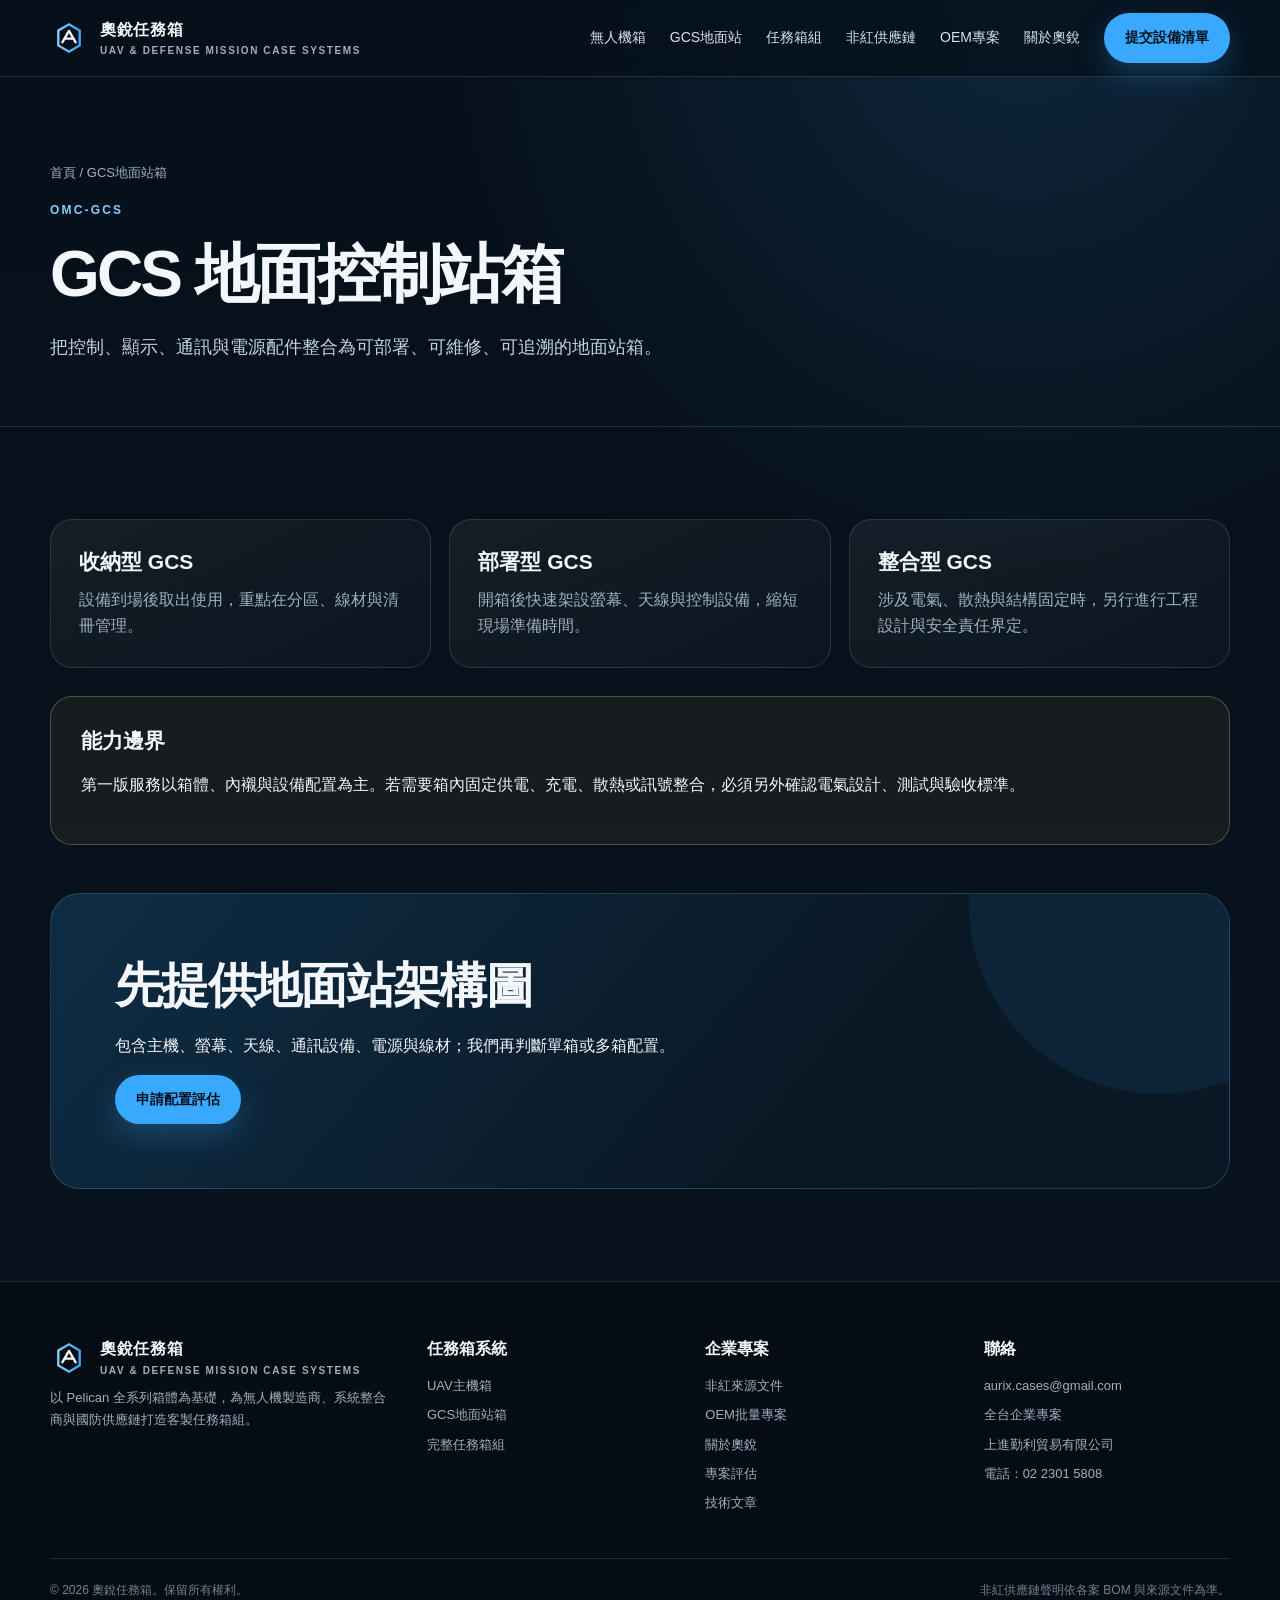
<file: gcs-case.html>
<!doctype html><html lang="zh-Hant"><head>
<meta charset="utf-8"><meta name="viewport" content="width=device-width,initial-scale=1">
<title>GCS 地面控制站箱｜無人機地面站客製箱｜奧銳任務箱</title><meta name="description" content="整合工業電腦、顯示器、通訊模組、天線、電源與線材的 GCS 地面控制站任務箱。"><link rel="canonical" href="https://aurix.com.tw/gcs-case">
<meta property="og:type" content="website"><meta property="og:locale" content="zh_TW"><meta property="og:title" content="GCS 地面控制站箱｜無人機地面站客製箱｜奧銳任務箱"><meta property="og:description" content="整合工業電腦、顯示器、通訊模組、天線、電源與線材的 GCS 地面控制站任務箱。"><meta property="og:url" content="https://aurix.com.tw/gcs-case"><meta name="theme-color" content="#071019">
<link rel="icon" href="/assets/logo.svg" type="image/svg+xml"><link rel="stylesheet" href="/assets/styles.css">
<script type="application/ld+json">{"@context":"https://schema.org","@type":"Organization","name":"奧銳任務箱","legalName":"上進勤利貿易有限公司","url":"https://aurix.com.tw","description":"非紅供應鏈無人機任務箱與國防設備箱客製專案。","areaServed":"TW","email":"aurix.cases@gmail.com","telephone":"+886-2-2301-5808"}</script>
</head><body><header class="site-header"><nav class="nav container">
<a class="brand" href="/"><img src="/assets/logo.svg" alt="奧銳任務箱標誌" width="38" height="38"><span>奧銳任務箱<small>UAV &amp; DEFENSE MISSION CASE SYSTEMS</small></span></a>
<button class="menu-toggle" type="button" aria-label="開啟選單" aria-expanded="false" aria-controls="primary-navigation">選單</button>
<div class="nav-links" id="primary-navigation">
<a href="/uav-case">無人機箱</a><a href="/gcs-case">GCS地面站</a><a href="/mission-set">任務箱組</a><a href="/non-red-supply-chain">非紅供應鏈</a><a href="/oem-program">OEM專案</a><a href="/about">關於奧銳</a><a class="btn btn-primary" href="/inquiry">提交設備清單</a>
</div></nav></header><main><section class="page-hero"><div class="container"><p class="breadcrumb"><a href="/">首頁</a> / GCS地面站箱</p><span class="eyebrow">OMC-GCS</span><h1>GCS 地面控制站箱</h1><p class="lead">把控制、顯示、通訊與電源配件整合為可部署、可維修、可追溯的地面站箱。</p></div></section><section class="section"><div class="container"><div class="grid-3"><div class="card"><h3>收納型 GCS</h3><p>設備到場後取出使用，重點在分區、線材與清冊管理。</p></div><div class="card"><h3>部署型 GCS</h3><p>開箱後快速架設螢幕、天線與控制設備，縮短現場準備時間。</p></div><div class="card"><h3>整合型 GCS</h3><p>涉及電氣、散熱與結構固定時，另行進行工程設計與安全責任界定。</p></div></div><div class="callout warning" style="margin-top:28px"><h3>能力邊界</h3><p>第一版服務以箱體、內襯與設備配置為主。若需要箱內固定供電、充電、散熱或訊號整合，必須另外確認電氣設計、測試與驗收標準。</p></div><div class="quote-band" style="margin-top:48px"><h2>先提供地面站架構圖</h2><p>包含主機、螢幕、天線、通訊設備、電源與線材；我們再判斷單箱或多箱配置。</p><a class="btn btn-primary" href="/inquiry">申請配置評估</a></div></div></section></main><footer class="site-footer"><div class="container"><div class="footer-grid">
<div><div class="brand"><img src="/assets/logo.svg" alt="" width="38" height="38"><span>奧銳任務箱<small>UAV &amp; DEFENSE MISSION CASE SYSTEMS</small></span></div><p>以 Pelican 全系列箱體為基礎，為無人機製造商、系統整合商與國防供應鏈打造客製任務箱組。</p></div>
<div><h4>任務箱系統</h4><a href="/uav-case">UAV主機箱</a><a href="/gcs-case">GCS地面站箱</a><a href="/mission-set">完整任務箱組</a></div>
<div><h4>企業專案</h4><a href="/non-red-supply-chain">非紅來源文件</a><a href="/oem-program">OEM批量專案</a><a href="/about">關於奧銳</a><a href="/inquiry">專案評估</a><a href="/articles">技術文章</a></div>
<div><h4>聯絡</h4><a href="mailto:aurix.cases@gmail.com">aurix.cases@gmail.com</a><p>全台企業專案</p><p>上進勤利貿易有限公司</p><p><a href="tel:+886223015808">電話：02 2301 5808</a></p></div>
</div><div class="footer-bottom"><span>© 2026 奧銳任務箱。保留所有權利。</span><span>非紅供應鏈聲明依各案 BOM 與來源文件為準。</span></div></div></footer><script src="/assets/app.js" defer></script></body></html>
</file>
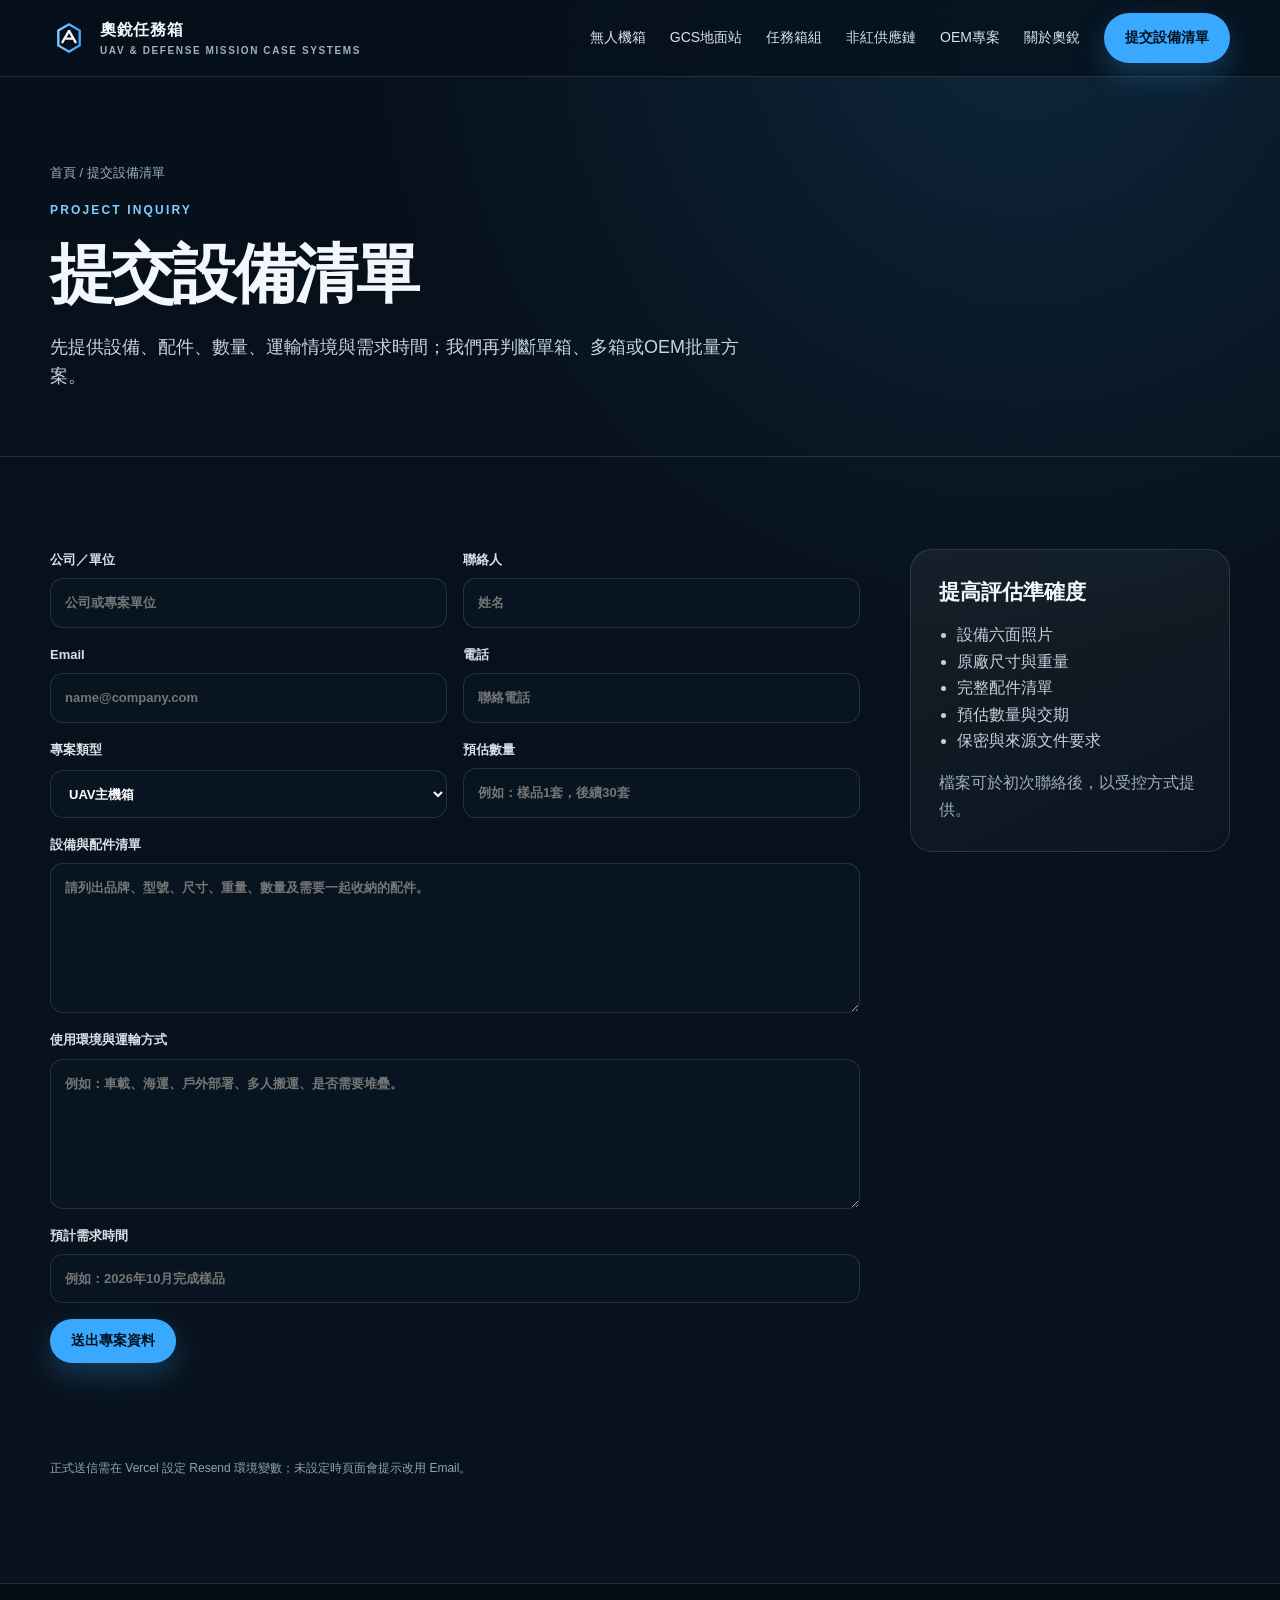
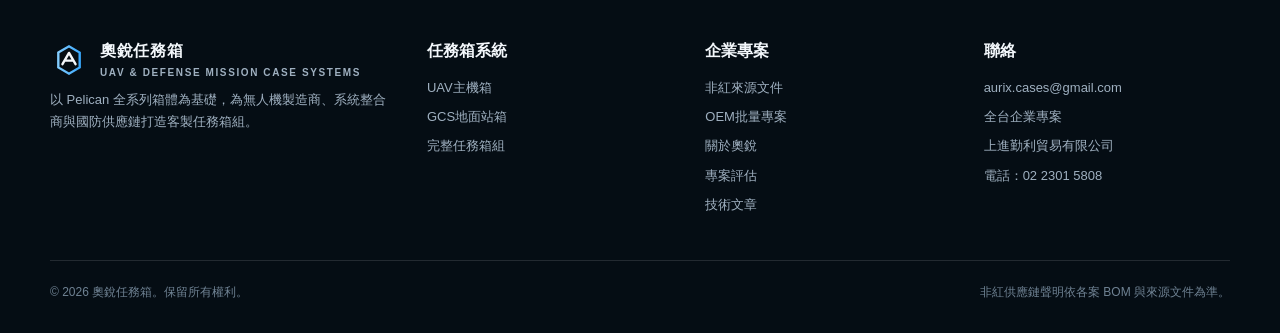
<file: inquiry.html>
<!doctype html><html lang="zh-Hant"><head>
<meta charset="utf-8"><meta name="viewport" content="width=device-width,initial-scale=1">
<title>提交設備清單｜無人機任務箱專案評估｜奧銳任務箱</title><meta name="description" content="提交無人機、GCS、電池、酬載與維修備品清單，申請客製任務箱與 OEM 批量專案評估。"><link rel="canonical" href="https://aurix.com.tw/inquiry">
<meta property="og:type" content="website"><meta property="og:locale" content="zh_TW"><meta property="og:title" content="提交設備清單｜無人機任務箱專案評估｜奧銳任務箱"><meta property="og:description" content="提交無人機、GCS、電池、酬載與維修備品清單，申請客製任務箱與 OEM 批量專案評估。"><meta property="og:url" content="https://aurix.com.tw/inquiry"><meta name="theme-color" content="#071019">
<link rel="icon" href="/assets/logo.svg" type="image/svg+xml"><link rel="stylesheet" href="/assets/styles.css">
<script type="application/ld+json">{"@context":"https://schema.org","@type":"Organization","name":"奧銳任務箱","legalName":"上進勤利貿易有限公司","url":"https://aurix.com.tw","description":"非紅供應鏈無人機任務箱與國防設備箱客製專案。","areaServed":"TW","email":"aurix.cases@gmail.com","telephone":"+886-2-2301-5808"}</script>
</head><body><header class="site-header"><nav class="nav container">
<a class="brand" href="/"><img src="/assets/logo.svg" alt="奧銳任務箱標誌" width="38" height="38"><span>奧銳任務箱<small>UAV &amp; DEFENSE MISSION CASE SYSTEMS</small></span></a>
<button class="menu-toggle" type="button" aria-label="開啟選單" aria-expanded="false" aria-controls="primary-navigation">選單</button>
<div class="nav-links" id="primary-navigation">
<a href="/uav-case">無人機箱</a><a href="/gcs-case">GCS地面站</a><a href="/mission-set">任務箱組</a><a href="/non-red-supply-chain">非紅供應鏈</a><a href="/oem-program">OEM專案</a><a href="/about">關於奧銳</a><a class="btn btn-primary" href="/inquiry">提交設備清單</a>
</div></nav></header><main><section class="page-hero"><div class="container"><p class="breadcrumb"><a href="/">首頁</a> / 提交設備清單</p><span class="eyebrow">PROJECT INQUIRY</span><h1>提交設備清單</h1><p class="lead">先提供設備、配件、數量、運輸情境與需求時間；我們再判斷單箱、多箱或OEM批量方案。</p></div></section><section class="section"><div class="container content-grid"><article><form id="inquiry-form"><div class="honeypot" aria-hidden="true"><label>網站<input name="website" tabindex="-1" autocomplete="off"></label></div><div class="form-grid"><label>公司／單位<input name="company" required maxlength="200" autocomplete="organization" placeholder="公司或專案單位"></label><label>聯絡人<input name="name" required maxlength="200" autocomplete="name" placeholder="姓名"></label><label>Email<input name="email" type="email" required maxlength="254" autocomplete="email" inputmode="email" placeholder="name@company.com"></label><label>電話<input name="phone" maxlength="200" autocomplete="tel" inputmode="tel" placeholder="聯絡電話"></label><label>專案類型<select name="projectType"><option>UAV主機箱</option><option>GCS地面站箱</option><option>電池與配件管理箱</option><option>酬載設備箱</option><option>完整任務箱組</option><option>OEM批量專案</option></select></label><label>預估數量<input name="quantity" maxlength="200" placeholder="例如：樣品1套，後續30套"></label></div><label>設備與配件清單<textarea name="equipment" required maxlength="5000" placeholder="請列出品牌、型號、尺寸、重量、數量及需要一起收納的配件。"></textarea></label><label>使用環境與運輸方式<textarea name="environment" maxlength="3000" placeholder="例如：車載、海運、戶外部署、多人搬運、是否需要堆疊。"></textarea></label><label>預計需求時間<input name="deadline" maxlength="200" placeholder="例如：2026年10月完成樣品"></label><div><button class="btn btn-primary" type="submit">送出專案資料</button></div><p class="form-status" role="status" aria-live="polite"></p><p class="notice">正式送信需在 Vercel 設定 Resend 環境變數；未設定時頁面會提示改用 Email。</p></form></article><aside class="sidebar"><div class="card"><h3>提高評估準確度</h3><ul><li>設備六面照片</li><li>原廠尺寸與重量</li><li>完整配件清單</li><li>預估數量與交期</li><li>保密與來源文件要求</li></ul><p>檔案可於初次聯絡後，以受控方式提供。</p></div></aside></div></section></main><footer class="site-footer"><div class="container"><div class="footer-grid">
<div><div class="brand"><img src="/assets/logo.svg" alt="" width="38" height="38"><span>奧銳任務箱<small>UAV &amp; DEFENSE MISSION CASE SYSTEMS</small></span></div><p>以 Pelican 全系列箱體為基礎，為無人機製造商、系統整合商與國防供應鏈打造客製任務箱組。</p></div>
<div><h4>任務箱系統</h4><a href="/uav-case">UAV主機箱</a><a href="/gcs-case">GCS地面站箱</a><a href="/mission-set">完整任務箱組</a></div>
<div><h4>企業專案</h4><a href="/non-red-supply-chain">非紅來源文件</a><a href="/oem-program">OEM批量專案</a><a href="/about">關於奧銳</a><a href="/inquiry">專案評估</a><a href="/articles">技術文章</a></div>
<div><h4>聯絡</h4><a href="mailto:aurix.cases@gmail.com">aurix.cases@gmail.com</a><p>全台企業專案</p><p>上進勤利貿易有限公司</p><p><a href="tel:+886223015808">電話：02 2301 5808</a></p></div>
</div><div class="footer-bottom"><span>© 2026 奧銳任務箱。保留所有權利。</span><span>非紅供應鏈聲明依各案 BOM 與來源文件為準。</span></div></div></footer><script src="/assets/app.js" defer></script></body></html>
</file>
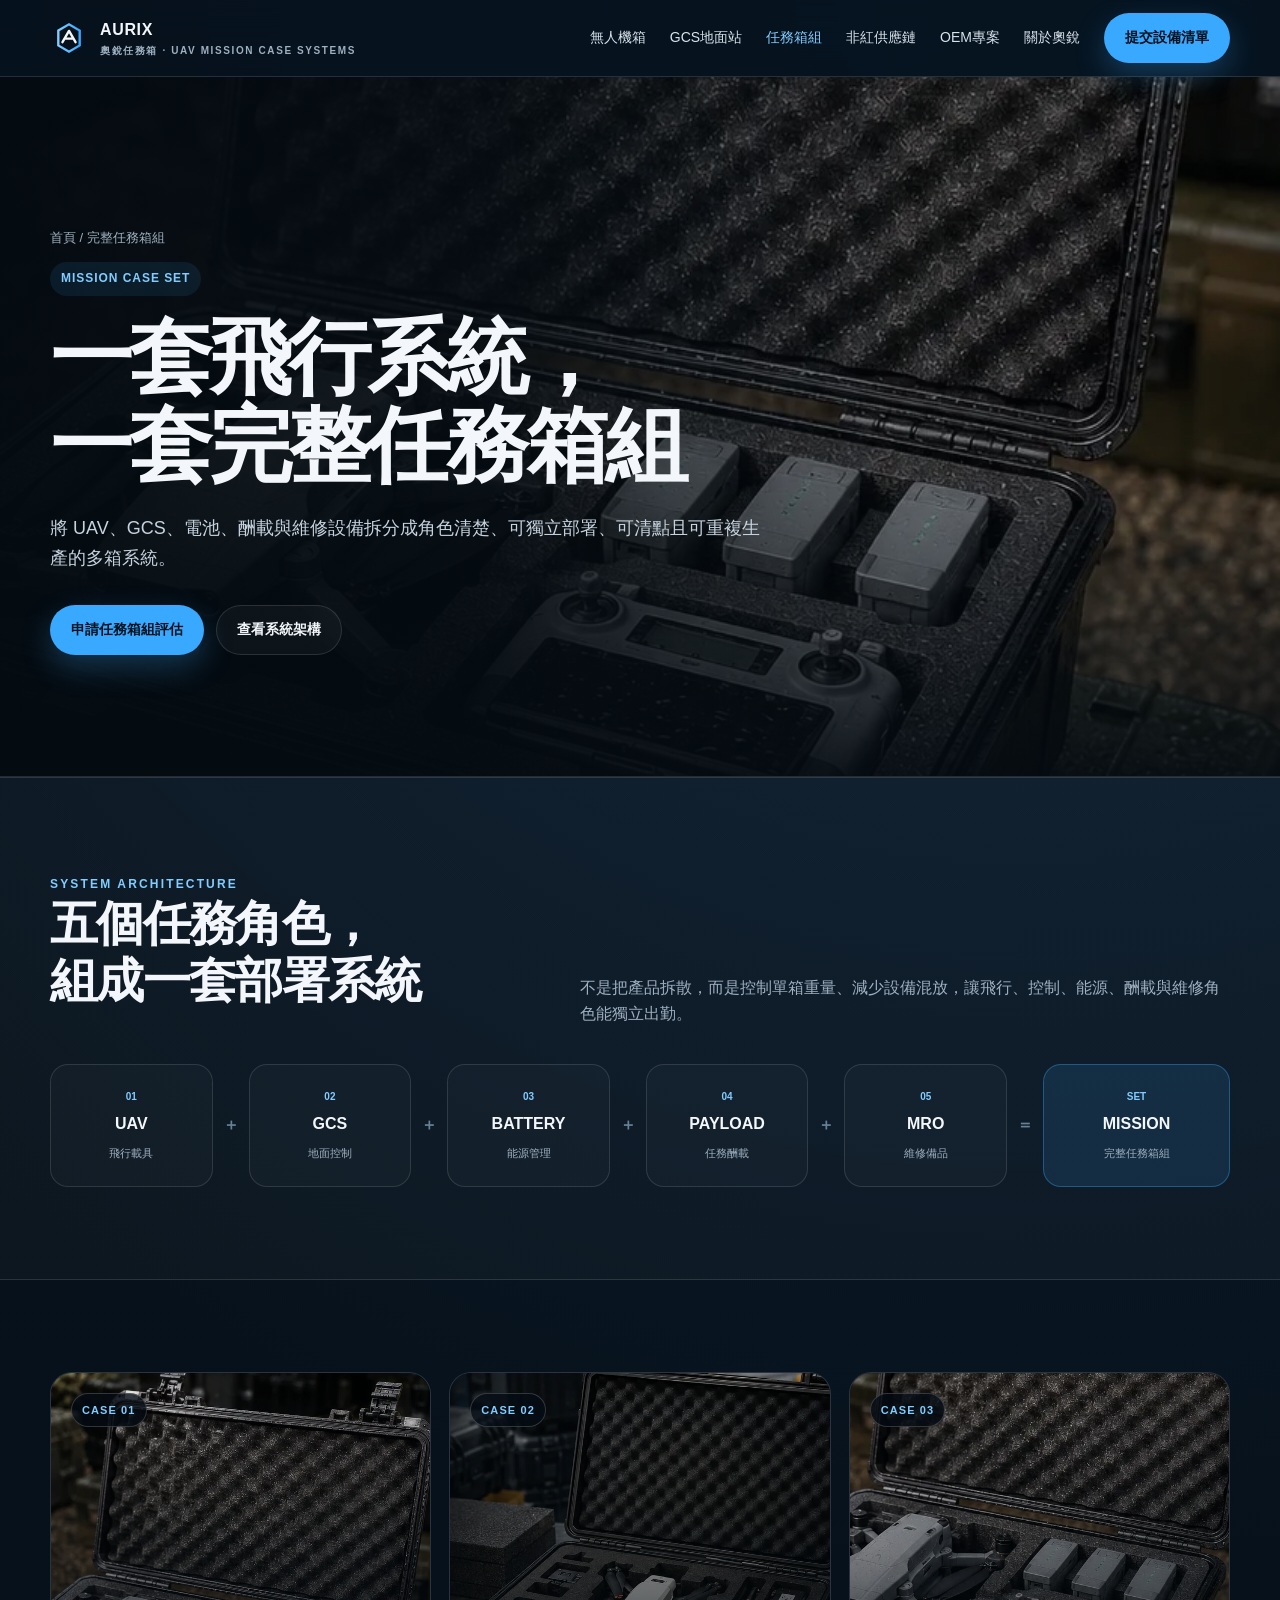
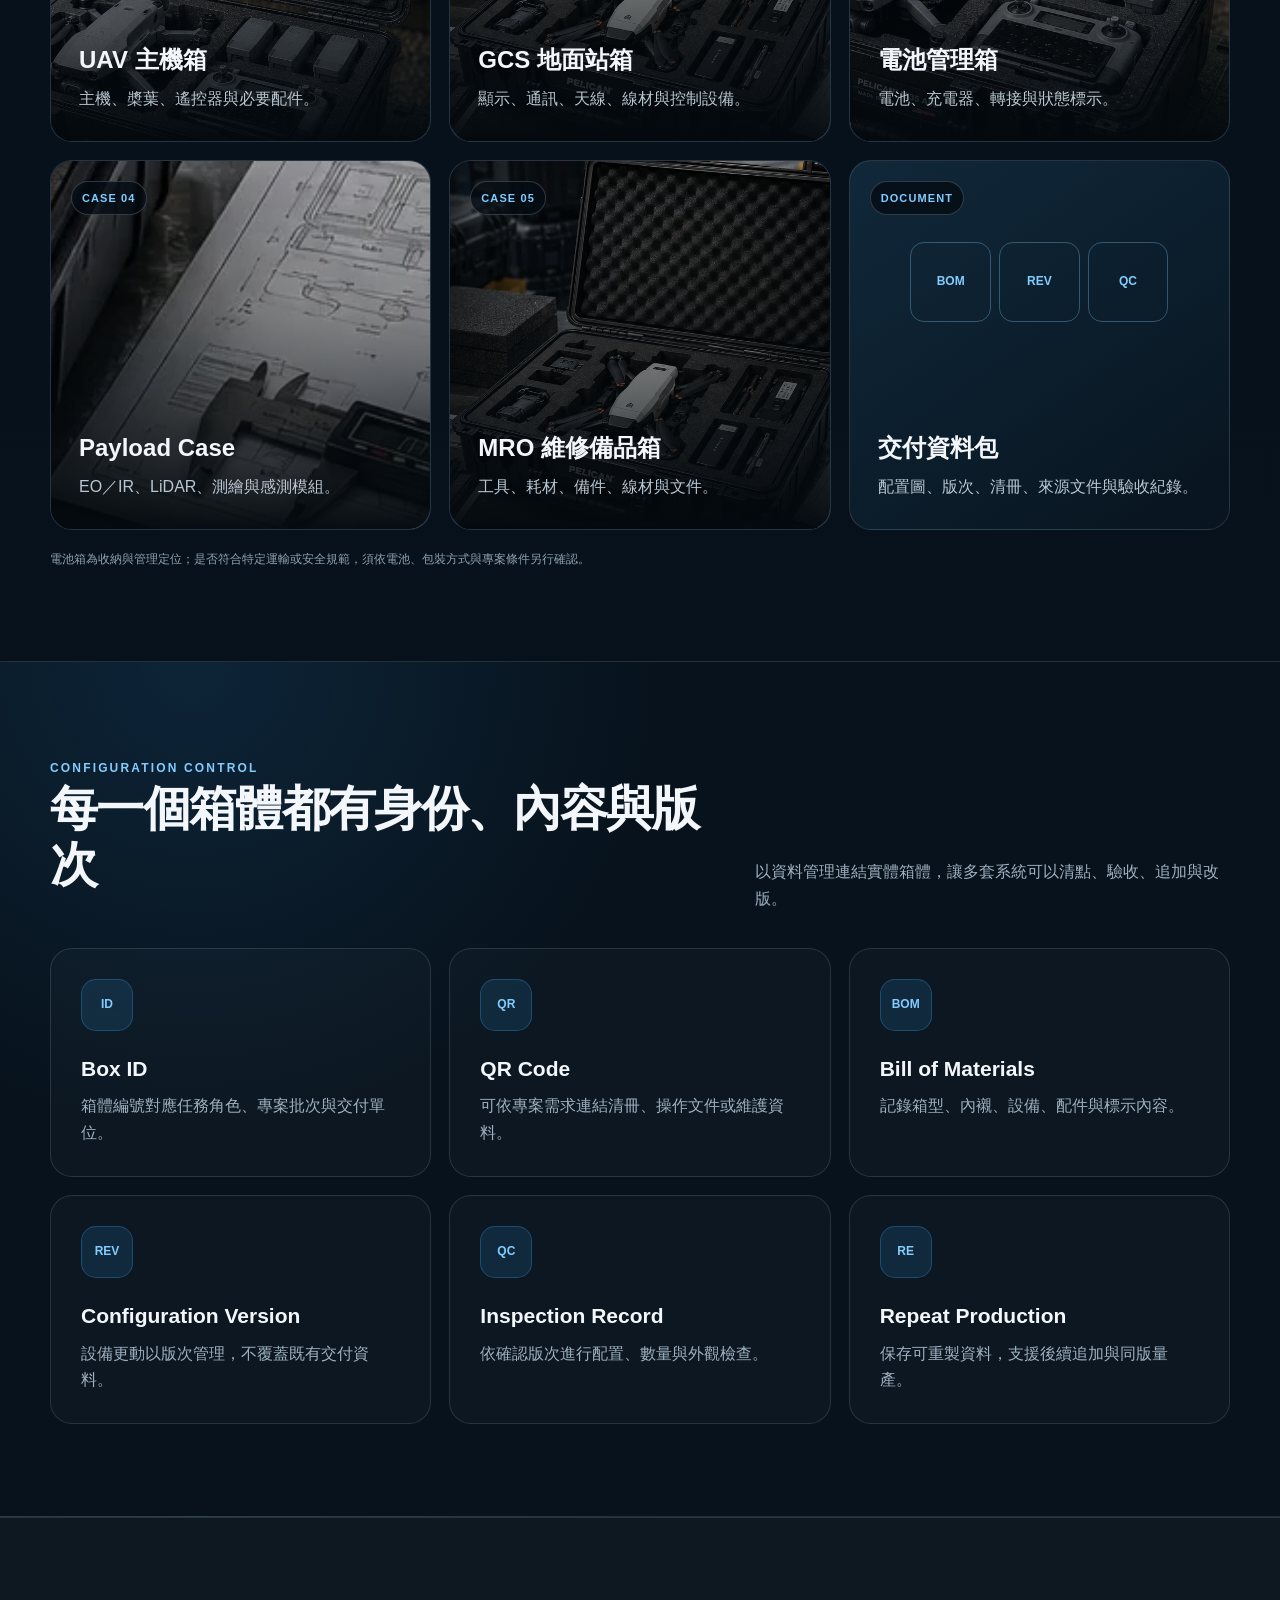
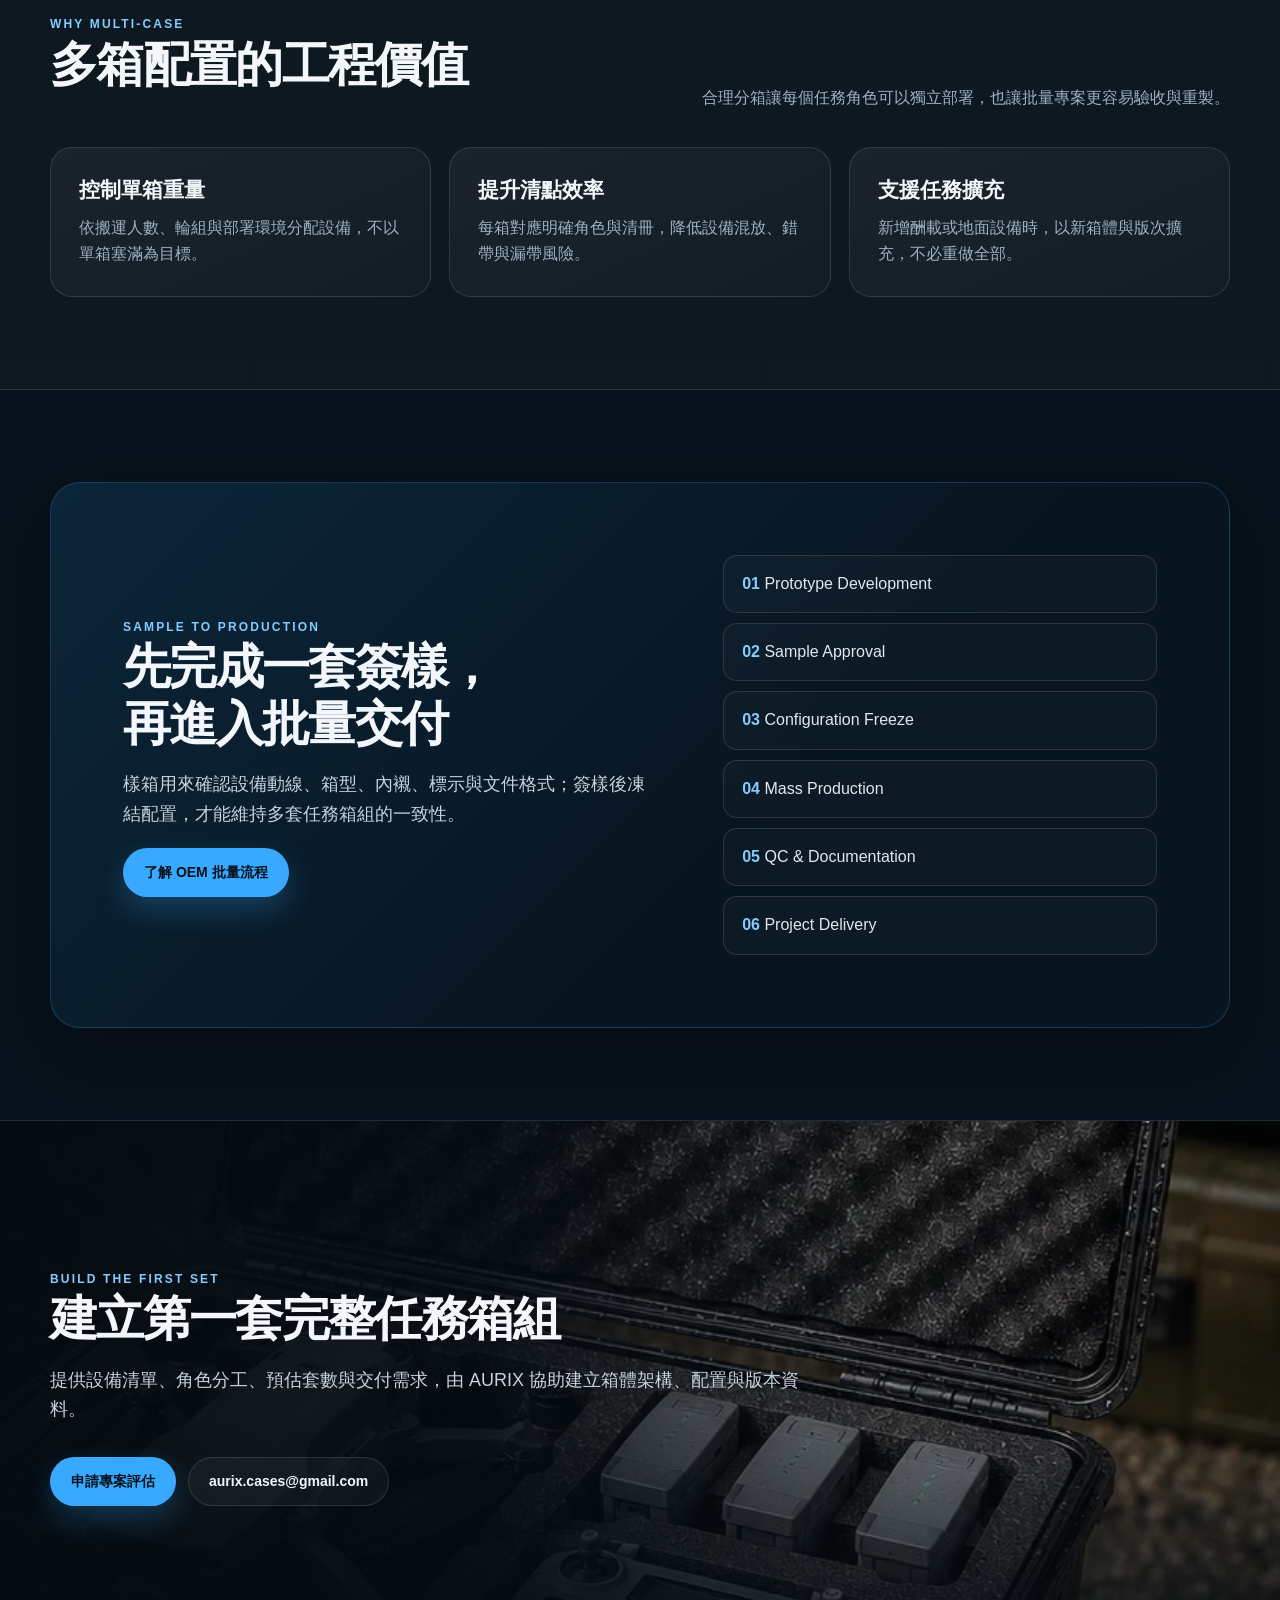
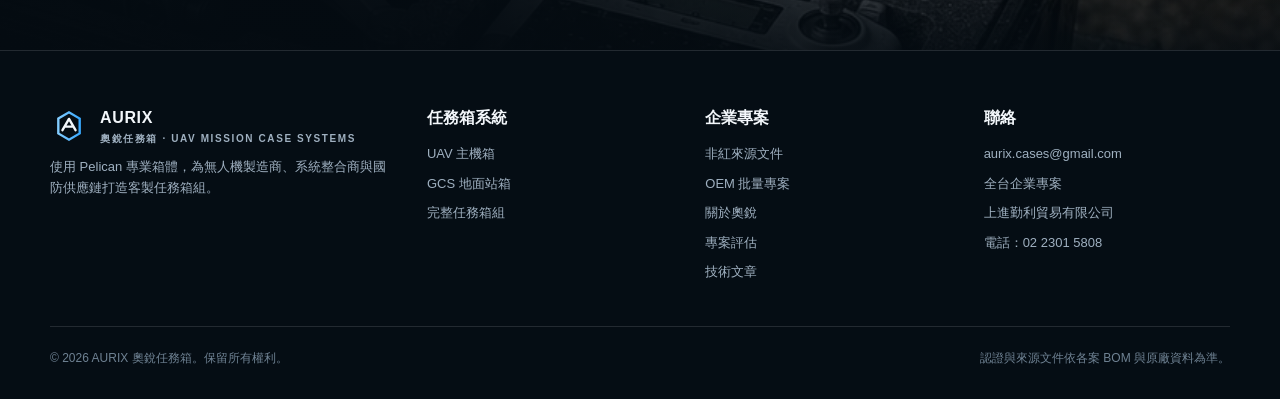
<file: mission-set.html>
<!doctype html>
<html lang="zh-Hant">
<head>
  <meta charset="utf-8">
  <meta name="viewport" content="width=device-width,initial-scale=1">
  <title>完整無人機任務箱組｜多箱配置與批量交付｜奧銳任務箱</title>
  <meta name="description" content="UAV 主機箱、GCS 箱、電池管理箱、酬載箱與維修箱的多箱任務配置、BOM、編號、版本與批量交付。">
  <link rel="canonical" href="https://aurix.com.tw/mission-set">
  <meta property="og:type" content="website"><meta property="og:locale" content="zh_TW"><meta property="og:title" content="完整無人機任務箱組｜多箱配置與批量交付｜奧銳任務箱"><meta property="og:description" content="一套飛行系統，一套完整任務箱組；以 Box ID、BOM 與版次管理支援批量交付。"><meta property="og:url" content="https://aurix.com.tw/mission-set"><meta property="og:image" content="https://aurix.com.tw/assets/images/mission-case-system.webp">
  <meta name="theme-color" content="#071019">
  <link rel="icon" href="/assets/logo.svg" type="image/svg+xml"><link rel="stylesheet" href="/assets/styles.css">
  <script type="application/ld+json">{"@context":"https://schema.org","@type":"Organization","name":"奧銳任務箱","alternateName":"AURIX","legalName":"上進勤利貿易有限公司","url":"https://aurix.com.tw","description":"非紅供應鏈無人機任務箱與國防設備箱客製專案。","areaServed":"TW","email":"aurix.cases@gmail.com","telephone":"+886-2-2301-5808"}</script>
</head>
<body>
  <header class="site-header"><nav class="nav container" aria-label="主要導覽">
    <a class="brand" href="/"><img src="/assets/logo.svg" alt="奧銳 AURIX 標誌" width="38" height="38"><span>AURIX<small>奧銳任務箱 · UAV MISSION CASE SYSTEMS</small></span></a>
    <button class="menu-toggle" type="button" aria-label="開啟選單" aria-expanded="false" aria-controls="primary-navigation">選單</button>
    <div class="nav-links" id="primary-navigation"><a href="/uav-case">無人機箱</a><a href="/gcs-case">GCS地面站</a><a href="/mission-set" aria-current="page">任務箱組</a><a href="/non-red-supply-chain">非紅供應鏈</a><a href="/oem-program">OEM專案</a><a href="/about">關於奧銳</a><a class="btn btn-primary" href="/inquiry">提交設備清單</a></div>
  </nav></header>

  <main>
    <section class="system-hero">
      <picture class="system-hero-media" aria-hidden="true"><source media="(max-width: 700px)" srcset="/assets/images/mission-case-system-mobile.webp"><img src="/assets/images/mission-case-system.webp" width="952" height="620" alt="" fetchpriority="high"></picture>
      <div class="system-hero-shade"></div>
      <div class="container system-hero-copy"><p class="breadcrumb"><a href="/">首頁</a> / 完整任務箱組</p><span class="kicker">MISSION CASE SET</span><h1>一套飛行系統，<br>一套完整任務箱組</h1><p class="lead">將 UAV、GCS、電池、酬載與維修設備拆分成角色清楚、可獨立部署、可清點且可重複生產的多箱系統。</p><div class="hero-actions"><a class="btn btn-primary" href="/inquiry">申請任務箱組評估</a><a class="btn btn-secondary" href="#architecture">查看系統架構</a></div></div>
    </section>

    <section class="section alt" id="architecture"><div class="container"><div class="section-head"><div><span class="eyebrow">SYSTEM ARCHITECTURE</span><h2>五個任務角色，<br>組成一套部署系統</h2></div><p>不是把產品拆散，而是控制單箱重量、減少設備混放，讓飛行、控制、能源、酬載與維修角色能獨立出勤。</p></div><div class="system-equation" aria-label="UAV 加 GCS 加電池加酬載加維修等於完整任務箱組"><div><span>01</span><strong>UAV</strong><small>飛行載具</small></div><b>＋</b><div><span>02</span><strong>GCS</strong><small>地面控制</small></div><b>＋</b><div><span>03</span><strong>BATTERY</strong><small>能源管理</small></div><b>＋</b><div><span>04</span><strong>PAYLOAD</strong><small>任務酬載</small></div><b>＋</b><div><span>05</span><strong>MRO</strong><small>維修備品</small></div><b>＝</b><div class="result"><span>SET</span><strong>MISSION</strong><small>完整任務箱組</small></div></div></div></section>

    <section class="section"><div class="container"><div class="mission-card-grid compact-grid"><a class="mission-image-card" href="/uav-case"><img src="/assets/images/hero-uav-mission-case.webp" width="952" height="720" loading="lazy" alt="UAV 主機與遙控器任務箱配置"><span class="image-card-index">CASE 01</span><div><h3>UAV 主機箱</h3><p>主機、槳葉、遙控器與必要配件。</p></div></a><a class="mission-image-card" href="/gcs-case"><img src="/assets/images/pelican-custom-case.webp" width="760" height="700" loading="lazy" alt="GCS 地面控制站設備箱配置示意"><span class="image-card-index">CASE 02</span><div><h3>GCS 地面站箱</h3><p>顯示、通訊、天線、線材與控制設備。</p></div></a><article class="mission-image-card"><img src="/assets/images/mission-case-system.webp" width="952" height="620" loading="lazy" alt="電池與配件管理箱分區配置"><span class="image-card-index">CASE 03</span><div><h3>電池管理箱</h3><p>電池、充電器、轉接與狀態標示。</p></div></article><article class="mission-image-card"><img src="/assets/images/foam-engineering.webp" width="770" height="190" loading="lazy" alt="精密任務酬載箱工程配置細節"><span class="image-card-index">CASE 04</span><div><h3>Payload Case</h3><p>EO／IR、LiDAR、測繪與感測模組。</p></div></article><article class="mission-image-card"><img src="/assets/images/pelican-custom-case.webp" width="760" height="700" loading="lazy" alt="維修工具與備品設備箱配置示意"><span class="image-card-index">CASE 05</span><div><h3>MRO 維修備品箱</h3><p>工具、耗材、備件、線材與文件。</p></div></article><article class="mission-image-card document-card"><div class="document-graphic" aria-hidden="true"><span>BOM</span><span>REV</span><span>QC</span></div><span class="image-card-index">DOCUMENT</span><div><h3>交付資料包</h3><p>配置圖、版次、清冊、來源文件與驗收紀錄。</p></div></article></div><p class="notice section-note">電池箱為收納與管理定位；是否符合特定運輸或安全規範，須依電池、包裝方式與專案條件另行確認。</p></div></section>

    <section class="section engineering-section"><div class="container"><div class="section-head"><div><span class="eyebrow">CONFIGURATION CONTROL</span><h2>每一個箱體都有身份、內容與版次</h2></div><p>以資料管理連結實體箱體，讓多套系統可以清點、驗收、追加與改版。</p></div><div class="tracking-grid"><article><span class="tracking-mark">ID</span><h3>Box ID</h3><p>箱體編號對應任務角色、專案批次與交付單位。</p></article><article><span class="tracking-mark">QR</span><h3>QR Code</h3><p>可依專案需求連結清冊、操作文件或維護資料。</p></article><article><span class="tracking-mark">BOM</span><h3>Bill of Materials</h3><p>記錄箱型、內襯、設備、配件與標示內容。</p></article><article><span class="tracking-mark">REV</span><h3>Configuration Version</h3><p>設備更動以版次管理，不覆蓋既有交付資料。</p></article><article><span class="tracking-mark">QC</span><h3>Inspection Record</h3><p>依確認版次進行配置、數量與外觀檢查。</p></article><article><span class="tracking-mark">RE</span><h3>Repeat Production</h3><p>保存可重製資料，支援後續追加與同版量產。</p></article></div></div></section>

    <section class="section alt"><div class="container"><div class="section-head"><div><span class="eyebrow">WHY MULTI-CASE</span><h2>多箱配置的工程價值</h2></div><p>合理分箱讓每個任務角色可以獨立部署，也讓批量專案更容易驗收與重製。</p></div><div class="grid-3"><article class="card"><h3>控制單箱重量</h3><p>依搬運人數、輪組與部署環境分配設備，不以單箱塞滿為目標。</p></article><article class="card"><h3>提升清點效率</h3><p>每箱對應明確角色與清冊，降低設備混放、錯帶與漏帶風險。</p></article><article class="card"><h3>支援任務擴充</h3><p>新增酬載或地面設備時，以新箱體與版次擴充，不必重做全部。</p></article></div></div></section>

    <section class="section"><div class="container oem-panel"><div><span class="eyebrow">SAMPLE TO PRODUCTION</span><h2>先完成一套簽樣，<br>再進入批量交付</h2><p class="lead">樣箱用來確認設備動線、箱型、內襯、標示與文件格式；簽樣後凍結配置，才能維持多套任務箱組的一致性。</p><a class="btn btn-primary" href="/oem-program">了解 OEM 批量流程</a></div><ol class="oem-steps numbered"><li>Prototype Development</li><li>Sample Approval</li><li>Configuration Freeze</li><li>Mass Production</li><li>QC &amp; Documentation</li><li>Project Delivery</li></ol></div></section>

    <section class="final-cta compact"><picture aria-hidden="true"><source media="(max-width: 700px)" srcset="/assets/images/mission-case-system-mobile.webp"><img src="/assets/images/mission-case-system.webp" width="952" height="620" loading="lazy" alt=""></picture><div class="final-cta-shade"></div><div class="container final-cta-copy"><span class="eyebrow">BUILD THE FIRST SET</span><h2>建立第一套完整任務箱組</h2><p class="lead">提供設備清單、角色分工、預估套數與交付需求，由 AURIX 協助建立箱體架構、配置與版本資料。</p><div class="hero-actions"><a class="btn btn-primary" href="/inquiry">申請專案評估</a><a class="btn btn-secondary" href="mailto:aurix.cases@gmail.com">aurix.cases@gmail.com</a></div></div></section>
  </main>

  <footer class="site-footer"><div class="container"><div class="footer-grid"><div><div class="brand"><img src="/assets/logo.svg" alt="" width="38" height="38"><span>AURIX<small>奧銳任務箱 · UAV MISSION CASE SYSTEMS</small></span></div><p>使用 Pelican 專業箱體，為無人機製造商、系統整合商與國防供應鏈打造客製任務箱組。</p></div><div><h4>任務箱系統</h4><a href="/uav-case">UAV 主機箱</a><a href="/gcs-case">GCS 地面站箱</a><a href="/mission-set">完整任務箱組</a></div><div><h4>企業專案</h4><a href="/non-red-supply-chain">非紅來源文件</a><a href="/oem-program">OEM 批量專案</a><a href="/about">關於奧銳</a><a href="/inquiry">專案評估</a><a href="/articles">技術文章</a></div><div><h4>聯絡</h4><a href="mailto:aurix.cases@gmail.com">aurix.cases@gmail.com</a><p>全台企業專案</p><p>上進勤利貿易有限公司</p><p><a href="tel:+886223015808">電話：02 2301 5808</a></p></div></div><div class="footer-bottom"><span>© 2026 AURIX 奧銳任務箱。保留所有權利。</span><span>認證與來源文件依各案 BOM 與原廠資料為準。</span></div></div></footer>
  <script src="/assets/app.js" defer></script>
</body>
</html>
</file>
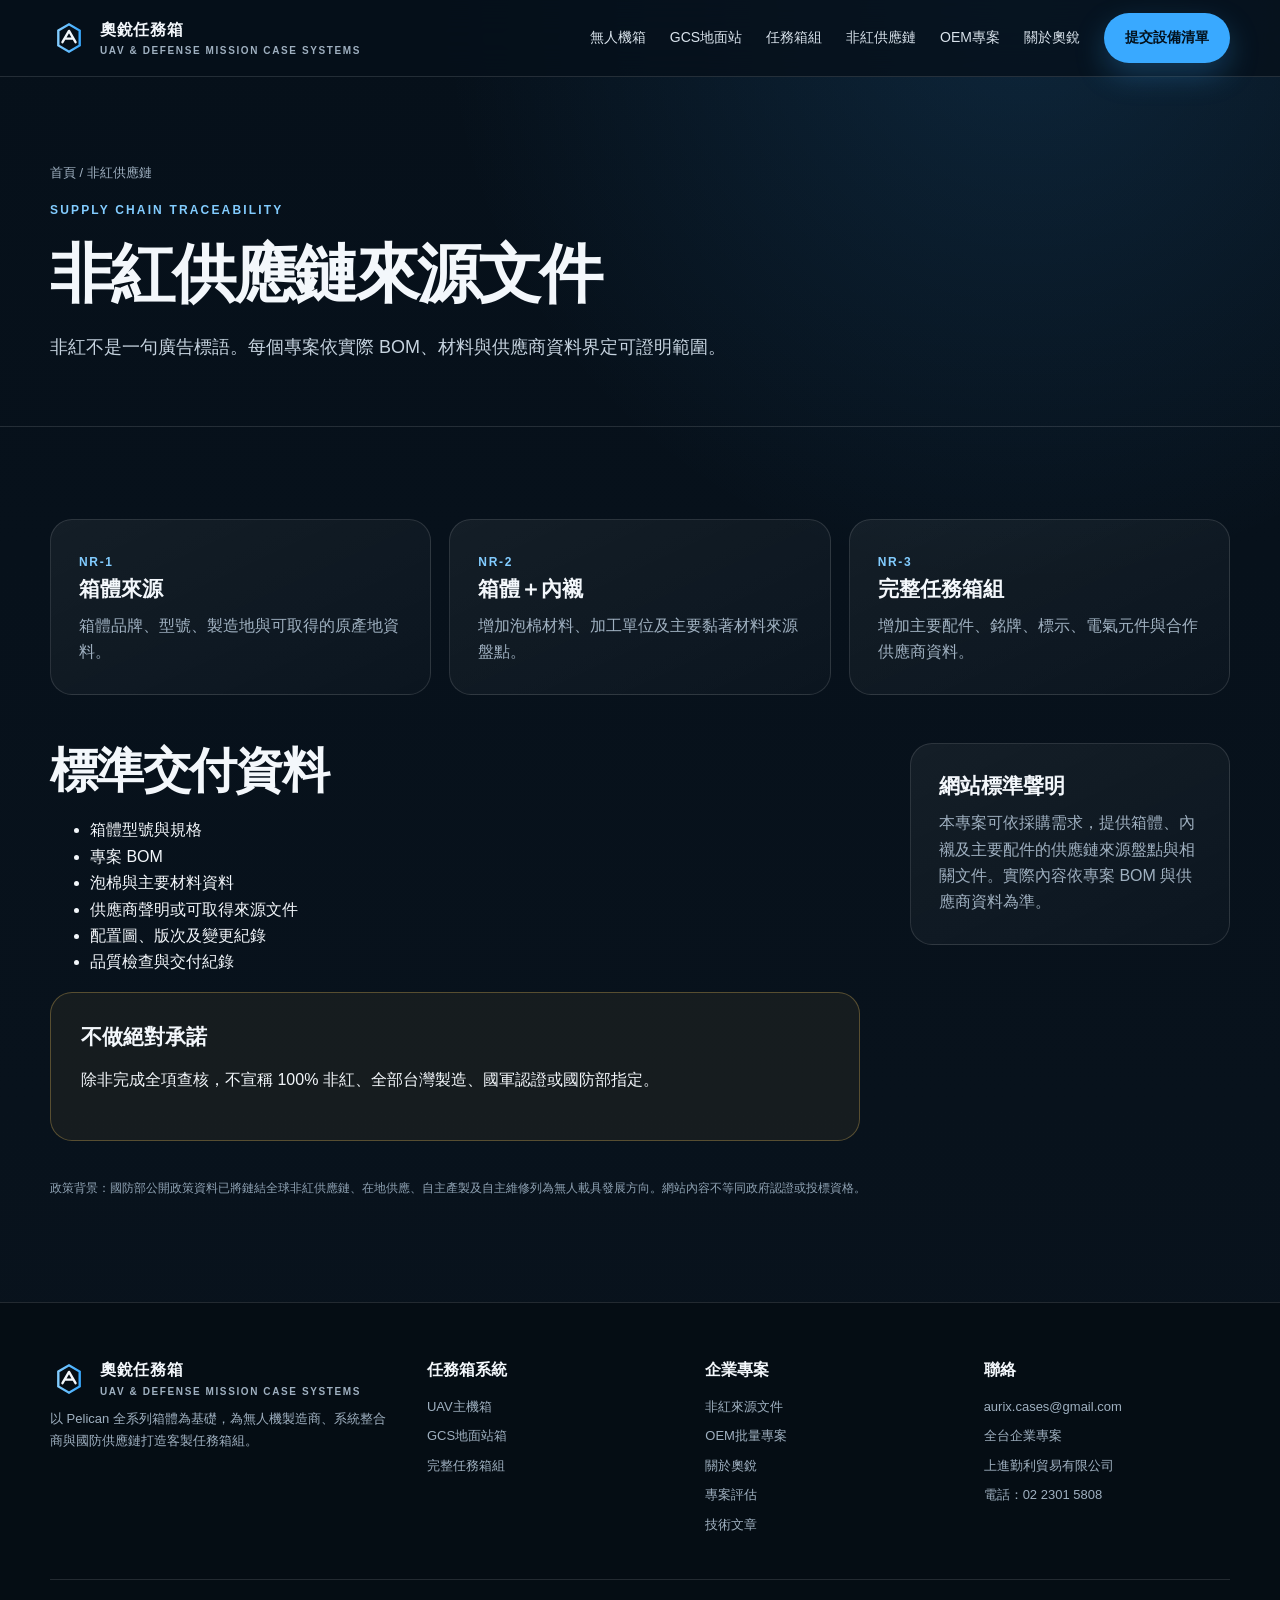
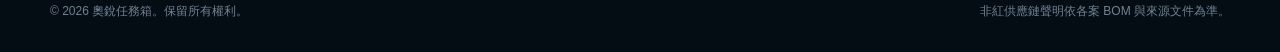
<file: non-red-supply-chain.html>
<!doctype html><html lang="zh-Hant"><head>
<meta charset="utf-8"><meta name="viewport" content="width=device-width,initial-scale=1">
<title>非紅供應鏈無人機箱｜來源盤點與交付文件｜奧銳任務箱</title><meta name="description" content="依專案需求提供箱體、泡棉、主要配件的供應鏈來源盤點、BOM與相關文件。"><link rel="canonical" href="https://aurix.com.tw/non-red-supply-chain">
<meta property="og:type" content="website"><meta property="og:locale" content="zh_TW"><meta property="og:title" content="非紅供應鏈無人機箱｜來源盤點與交付文件｜奧銳任務箱"><meta property="og:description" content="依專案需求提供箱體、泡棉、主要配件的供應鏈來源盤點、BOM與相關文件。"><meta property="og:url" content="https://aurix.com.tw/non-red-supply-chain"><meta name="theme-color" content="#071019">
<link rel="icon" href="/assets/logo.svg" type="image/svg+xml"><link rel="stylesheet" href="/assets/styles.css">
<script type="application/ld+json">{"@context":"https://schema.org","@type":"Organization","name":"奧銳任務箱","legalName":"上進勤利貿易有限公司","url":"https://aurix.com.tw","description":"非紅供應鏈無人機任務箱與國防設備箱客製專案。","areaServed":"TW","email":"aurix.cases@gmail.com","telephone":"+886-2-2301-5808"}</script>
</head><body><header class="site-header"><nav class="nav container">
<a class="brand" href="/"><img src="/assets/logo.svg" alt="奧銳任務箱標誌" width="38" height="38"><span>奧銳任務箱<small>UAV &amp; DEFENSE MISSION CASE SYSTEMS</small></span></a>
<button class="menu-toggle" type="button" aria-label="開啟選單" aria-expanded="false" aria-controls="primary-navigation">選單</button>
<div class="nav-links" id="primary-navigation">
<a href="/uav-case">無人機箱</a><a href="/gcs-case">GCS地面站</a><a href="/mission-set">任務箱組</a><a href="/non-red-supply-chain">非紅供應鏈</a><a href="/oem-program">OEM專案</a><a href="/about">關於奧銳</a><a class="btn btn-primary" href="/inquiry">提交設備清單</a>
</div></nav></header><main><section class="page-hero"><div class="container"><p class="breadcrumb"><a href="/">首頁</a> / 非紅供應鏈</p><span class="eyebrow">SUPPLY CHAIN TRACEABILITY</span><h1>非紅供應鏈來源文件</h1><p class="lead">非紅不是一句廣告標語。每個專案依實際 BOM、材料與供應商資料界定可證明範圍。</p></div></section><section class="section"><div class="container"><div class="grid-3"><div class="card"><span class="card-number">NR-1</span><h3>箱體來源</h3><p>箱體品牌、型號、製造地與可取得的原產地資料。</p></div><div class="card"><span class="card-number">NR-2</span><h3>箱體＋內襯</h3><p>增加泡棉材料、加工單位及主要黏著材料來源盤點。</p></div><div class="card"><span class="card-number">NR-3</span><h3>完整任務箱組</h3><p>增加主要配件、銘牌、標示、電氣元件與合作供應商資料。</p></div></div><div class="content-grid" style="margin-top:48px"><article><h2>標準交付資料</h2><ul><li>箱體型號與規格</li><li>專案 BOM</li><li>泡棉與主要材料資料</li><li>供應商聲明或可取得來源文件</li><li>配置圖、版次及變更紀錄</li><li>品質檢查與交付紀錄</li></ul><div class="callout warning"><h3>不做絕對承諾</h3><p>除非完成全項查核，不宣稱 100% 非紅、全部台灣製造、國軍認證或國防部指定。</p></div></article><aside class="sidebar"><div class="card"><h3>網站標準聲明</h3><p>本專案可依採購需求，提供箱體、內襯及主要配件的供應鏈來源盤點與相關文件。實際內容依專案 BOM 與供應商資料為準。</p></div></aside></div><p class="notice" style="margin-top:38px">政策背景：國防部公開政策資料已將鏈結全球非紅供應鏈、在地供應、自主產製及自主維修列為無人載具發展方向。網站內容不等同政府認證或投標資格。</p></div></section></main><footer class="site-footer"><div class="container"><div class="footer-grid">
<div><div class="brand"><img src="/assets/logo.svg" alt="" width="38" height="38"><span>奧銳任務箱<small>UAV &amp; DEFENSE MISSION CASE SYSTEMS</small></span></div><p>以 Pelican 全系列箱體為基礎，為無人機製造商、系統整合商與國防供應鏈打造客製任務箱組。</p></div>
<div><h4>任務箱系統</h4><a href="/uav-case">UAV主機箱</a><a href="/gcs-case">GCS地面站箱</a><a href="/mission-set">完整任務箱組</a></div>
<div><h4>企業專案</h4><a href="/non-red-supply-chain">非紅來源文件</a><a href="/oem-program">OEM批量專案</a><a href="/about">關於奧銳</a><a href="/inquiry">專案評估</a><a href="/articles">技術文章</a></div>
<div><h4>聯絡</h4><a href="mailto:aurix.cases@gmail.com">aurix.cases@gmail.com</a><p>全台企業專案</p><p>上進勤利貿易有限公司</p><p><a href="tel:+886223015808">電話：02 2301 5808</a></p></div>
</div><div class="footer-bottom"><span>© 2026 奧銳任務箱。保留所有權利。</span><span>非紅供應鏈聲明依各案 BOM 與來源文件為準。</span></div></div></footer><script src="/assets/app.js" defer></script></body></html>
</file>
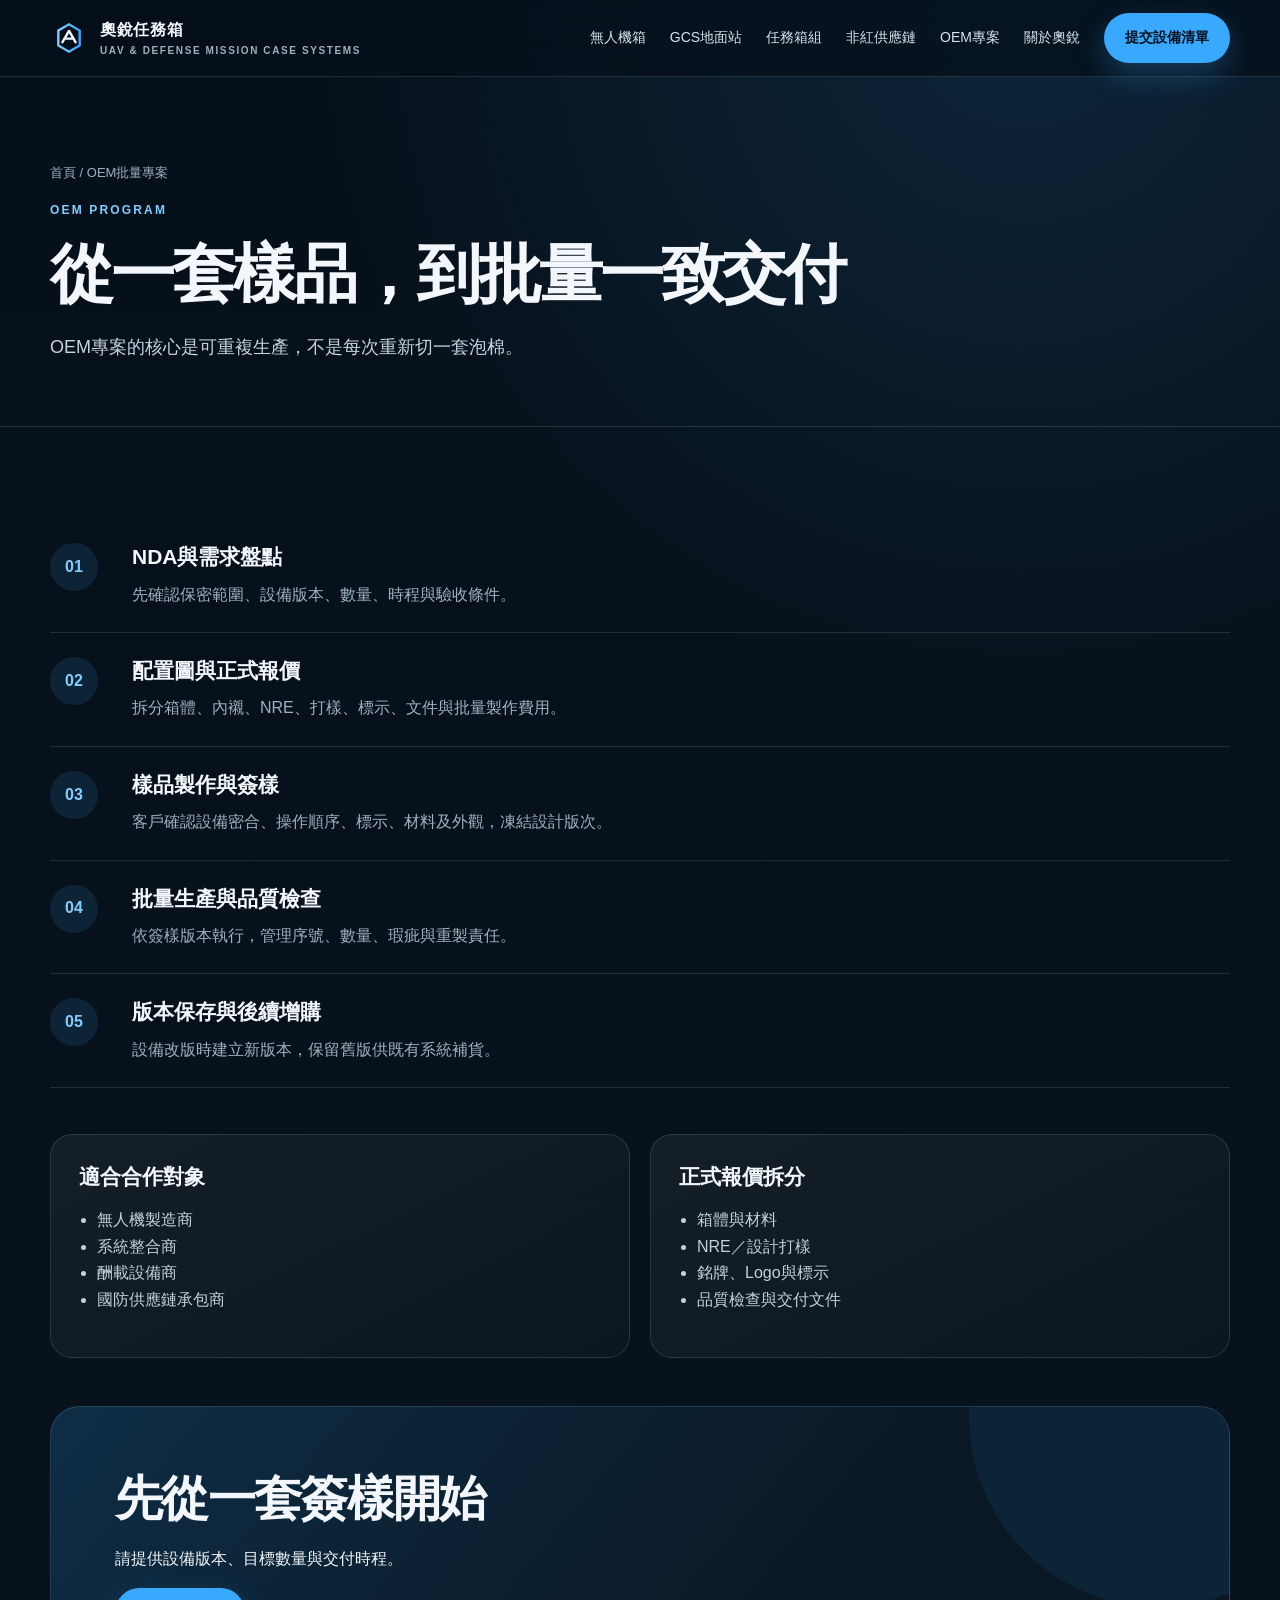
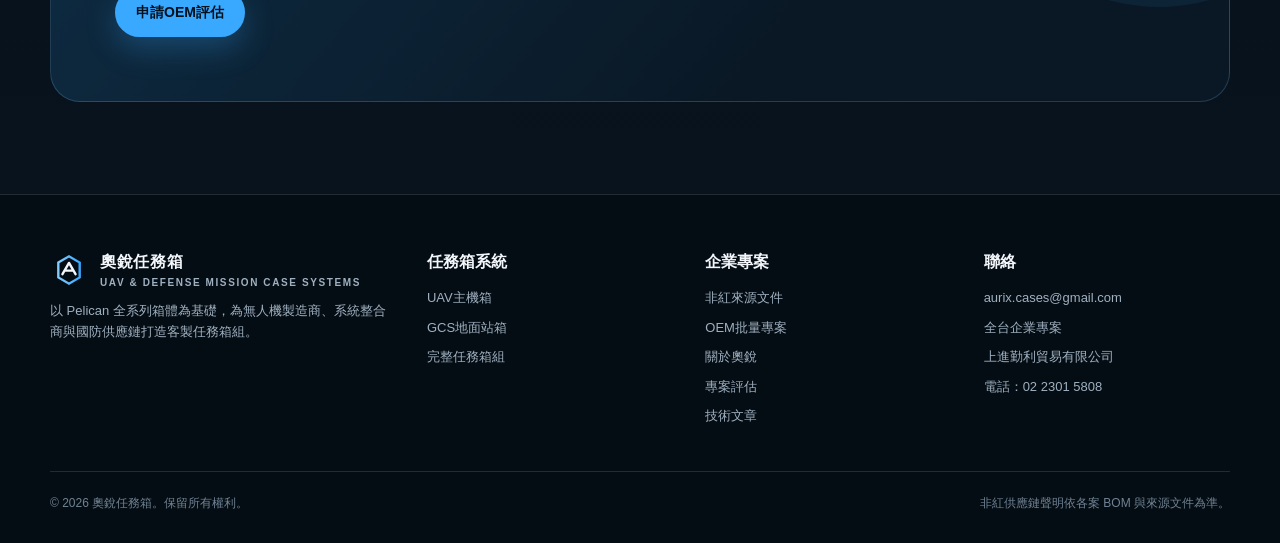
<file: oem-program.html>
<!doctype html><html lang="zh-Hant"><head>
<meta charset="utf-8"><meta name="viewport" content="width=device-width,initial-scale=1">
<title>無人機箱 OEM 批量專案｜打樣、簽樣與重製｜奧銳任務箱</title><meta name="description" content="服務無人機製造商與系統整合商，提供客製箱體配置、泡棉打樣、版次管理、批量製作與後續重製。"><link rel="canonical" href="https://aurix.com.tw/oem-program">
<meta property="og:type" content="website"><meta property="og:locale" content="zh_TW"><meta property="og:title" content="無人機箱 OEM 批量專案｜打樣、簽樣與重製｜奧銳任務箱"><meta property="og:description" content="服務無人機製造商與系統整合商，提供客製箱體配置、泡棉打樣、版次管理、批量製作與後續重製。"><meta property="og:url" content="https://aurix.com.tw/oem-program"><meta name="theme-color" content="#071019">
<link rel="icon" href="/assets/logo.svg" type="image/svg+xml"><link rel="stylesheet" href="/assets/styles.css">
<script type="application/ld+json">{"@context":"https://schema.org","@type":"Organization","name":"奧銳任務箱","legalName":"上進勤利貿易有限公司","url":"https://aurix.com.tw","description":"非紅供應鏈無人機任務箱與國防設備箱客製專案。","areaServed":"TW","email":"aurix.cases@gmail.com","telephone":"+886-2-2301-5808"}</script>
</head><body><header class="site-header"><nav class="nav container">
<a class="brand" href="/"><img src="/assets/logo.svg" alt="奧銳任務箱標誌" width="38" height="38"><span>奧銳任務箱<small>UAV &amp; DEFENSE MISSION CASE SYSTEMS</small></span></a>
<button class="menu-toggle" type="button" aria-label="開啟選單" aria-expanded="false" aria-controls="primary-navigation">選單</button>
<div class="nav-links" id="primary-navigation">
<a href="/uav-case">無人機箱</a><a href="/gcs-case">GCS地面站</a><a href="/mission-set">任務箱組</a><a href="/non-red-supply-chain">非紅供應鏈</a><a href="/oem-program">OEM專案</a><a href="/about">關於奧銳</a><a class="btn btn-primary" href="/inquiry">提交設備清單</a>
</div></nav></header><main><section class="page-hero"><div class="container"><p class="breadcrumb"><a href="/">首頁</a> / OEM批量專案</p><span class="eyebrow">OEM PROGRAM</span><h1>從一套樣品，到批量一致交付</h1><p class="lead">OEM專案的核心是可重複生產，不是每次重新切一套泡棉。</p></div></section><section class="section"><div class="container"><div class="process"><div class="process-step"><div><h3>NDA與需求盤點</h3><p>先確認保密範圍、設備版本、數量、時程與驗收條件。</p></div></div><div class="process-step"><div><h3>配置圖與正式報價</h3><p>拆分箱體、內襯、NRE、打樣、標示、文件與批量製作費用。</p></div></div><div class="process-step"><div><h3>樣品製作與簽樣</h3><p>客戶確認設備密合、操作順序、標示、材料及外觀，凍結設計版次。</p></div></div><div class="process-step"><div><h3>批量生產與品質檢查</h3><p>依簽樣版本執行，管理序號、數量、瑕疵與重製責任。</p></div></div><div class="process-step"><div><h3>版本保存與後續增購</h3><p>設備改版時建立新版本，保留舊版供既有系統補貨。</p></div></div></div><div class="grid-2" style="margin-top:46px"><div class="card"><h3>適合合作對象</h3><ul><li>無人機製造商</li><li>系統整合商</li><li>酬載設備商</li><li>國防供應鏈承包商</li></ul></div><div class="card"><h3>正式報價拆分</h3><ul><li>箱體與材料</li><li>NRE／設計打樣</li><li>銘牌、Logo與標示</li><li>品質檢查與交付文件</li></ul></div></div><div class="quote-band" style="margin-top:48px"><h2>先從一套簽樣開始</h2><p>請提供設備版本、目標數量與交付時程。</p><a class="btn btn-primary" href="/inquiry">申請OEM評估</a></div></div></section></main><footer class="site-footer"><div class="container"><div class="footer-grid">
<div><div class="brand"><img src="/assets/logo.svg" alt="" width="38" height="38"><span>奧銳任務箱<small>UAV &amp; DEFENSE MISSION CASE SYSTEMS</small></span></div><p>以 Pelican 全系列箱體為基礎，為無人機製造商、系統整合商與國防供應鏈打造客製任務箱組。</p></div>
<div><h4>任務箱系統</h4><a href="/uav-case">UAV主機箱</a><a href="/gcs-case">GCS地面站箱</a><a href="/mission-set">完整任務箱組</a></div>
<div><h4>企業專案</h4><a href="/non-red-supply-chain">非紅來源文件</a><a href="/oem-program">OEM批量專案</a><a href="/about">關於奧銳</a><a href="/inquiry">專案評估</a><a href="/articles">技術文章</a></div>
<div><h4>聯絡</h4><a href="mailto:aurix.cases@gmail.com">aurix.cases@gmail.com</a><p>全台企業專案</p><p>上進勤利貿易有限公司</p><p><a href="tel:+886223015808">電話：02 2301 5808</a></p></div>
</div><div class="footer-bottom"><span>© 2026 奧銳任務箱。保留所有權利。</span><span>非紅供應鏈聲明依各案 BOM 與來源文件為準。</span></div></div></footer><script src="/assets/app.js" defer></script></body></html>
</file>
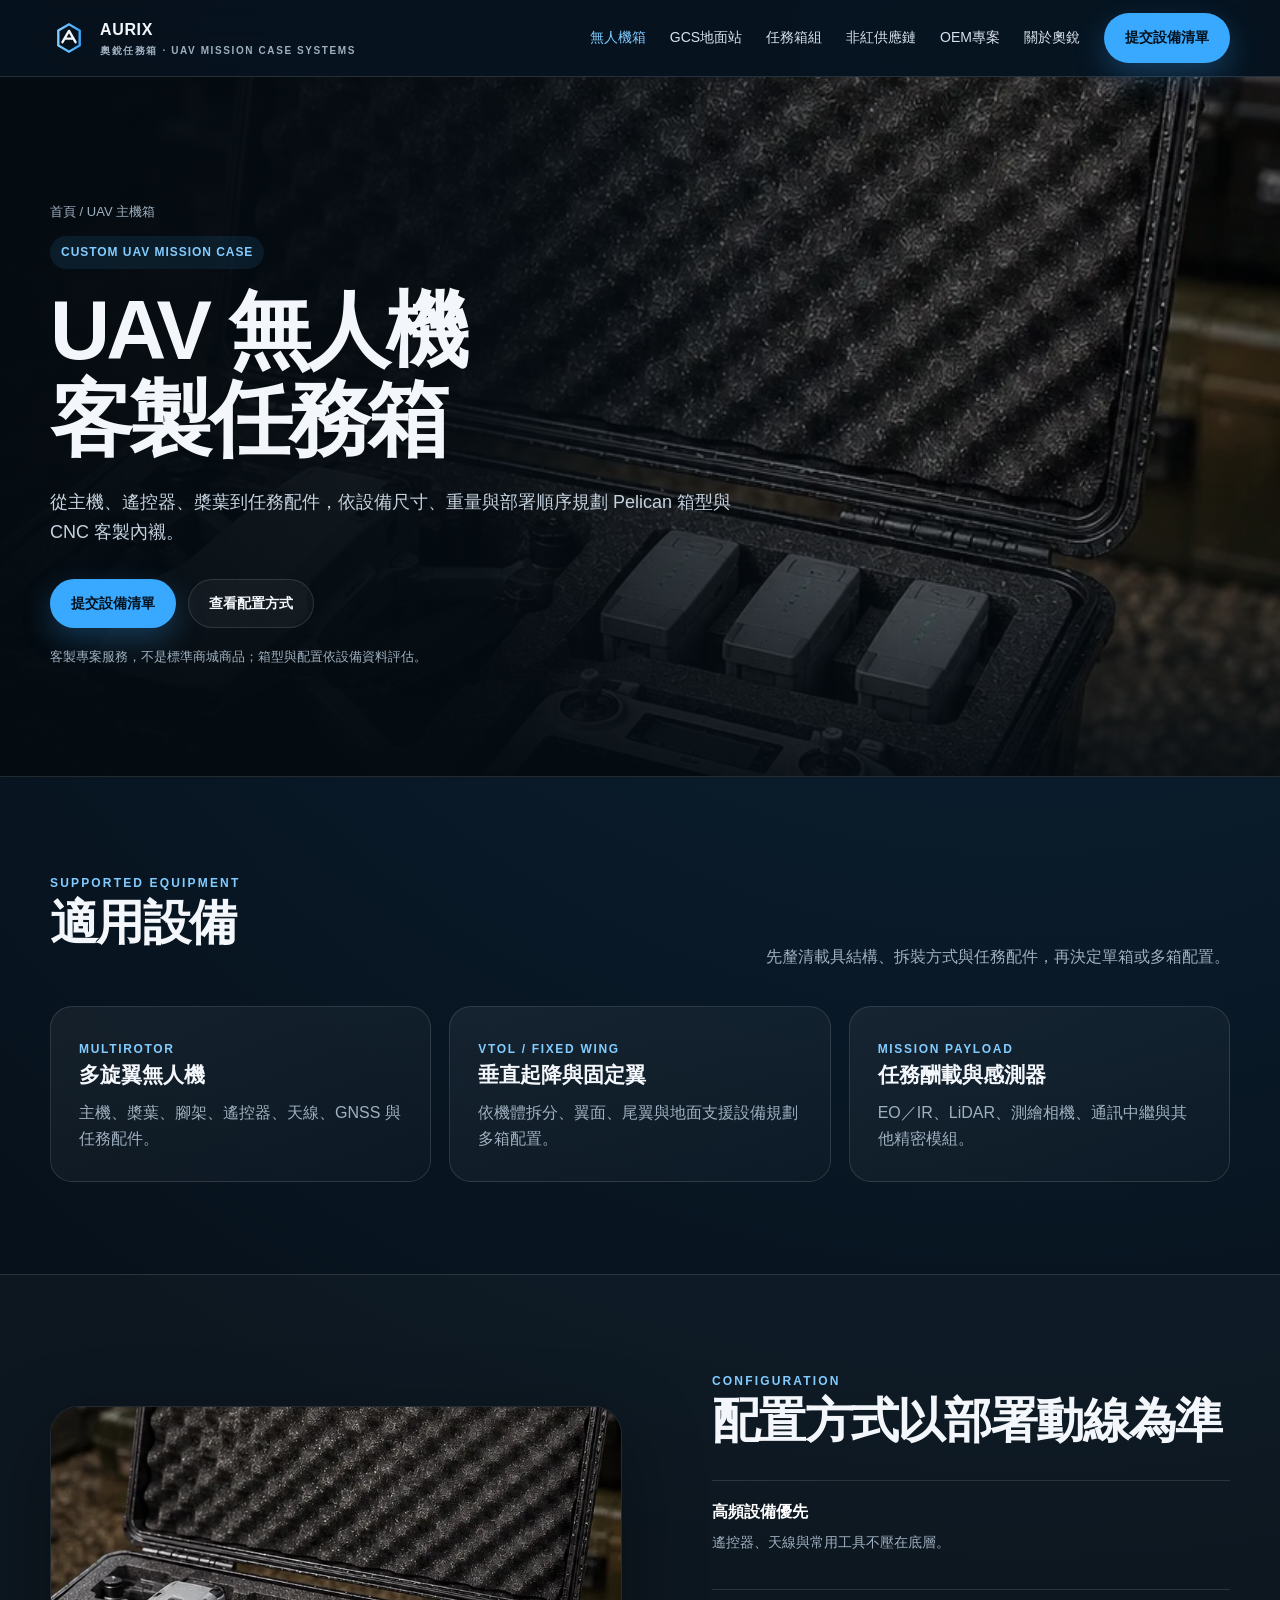
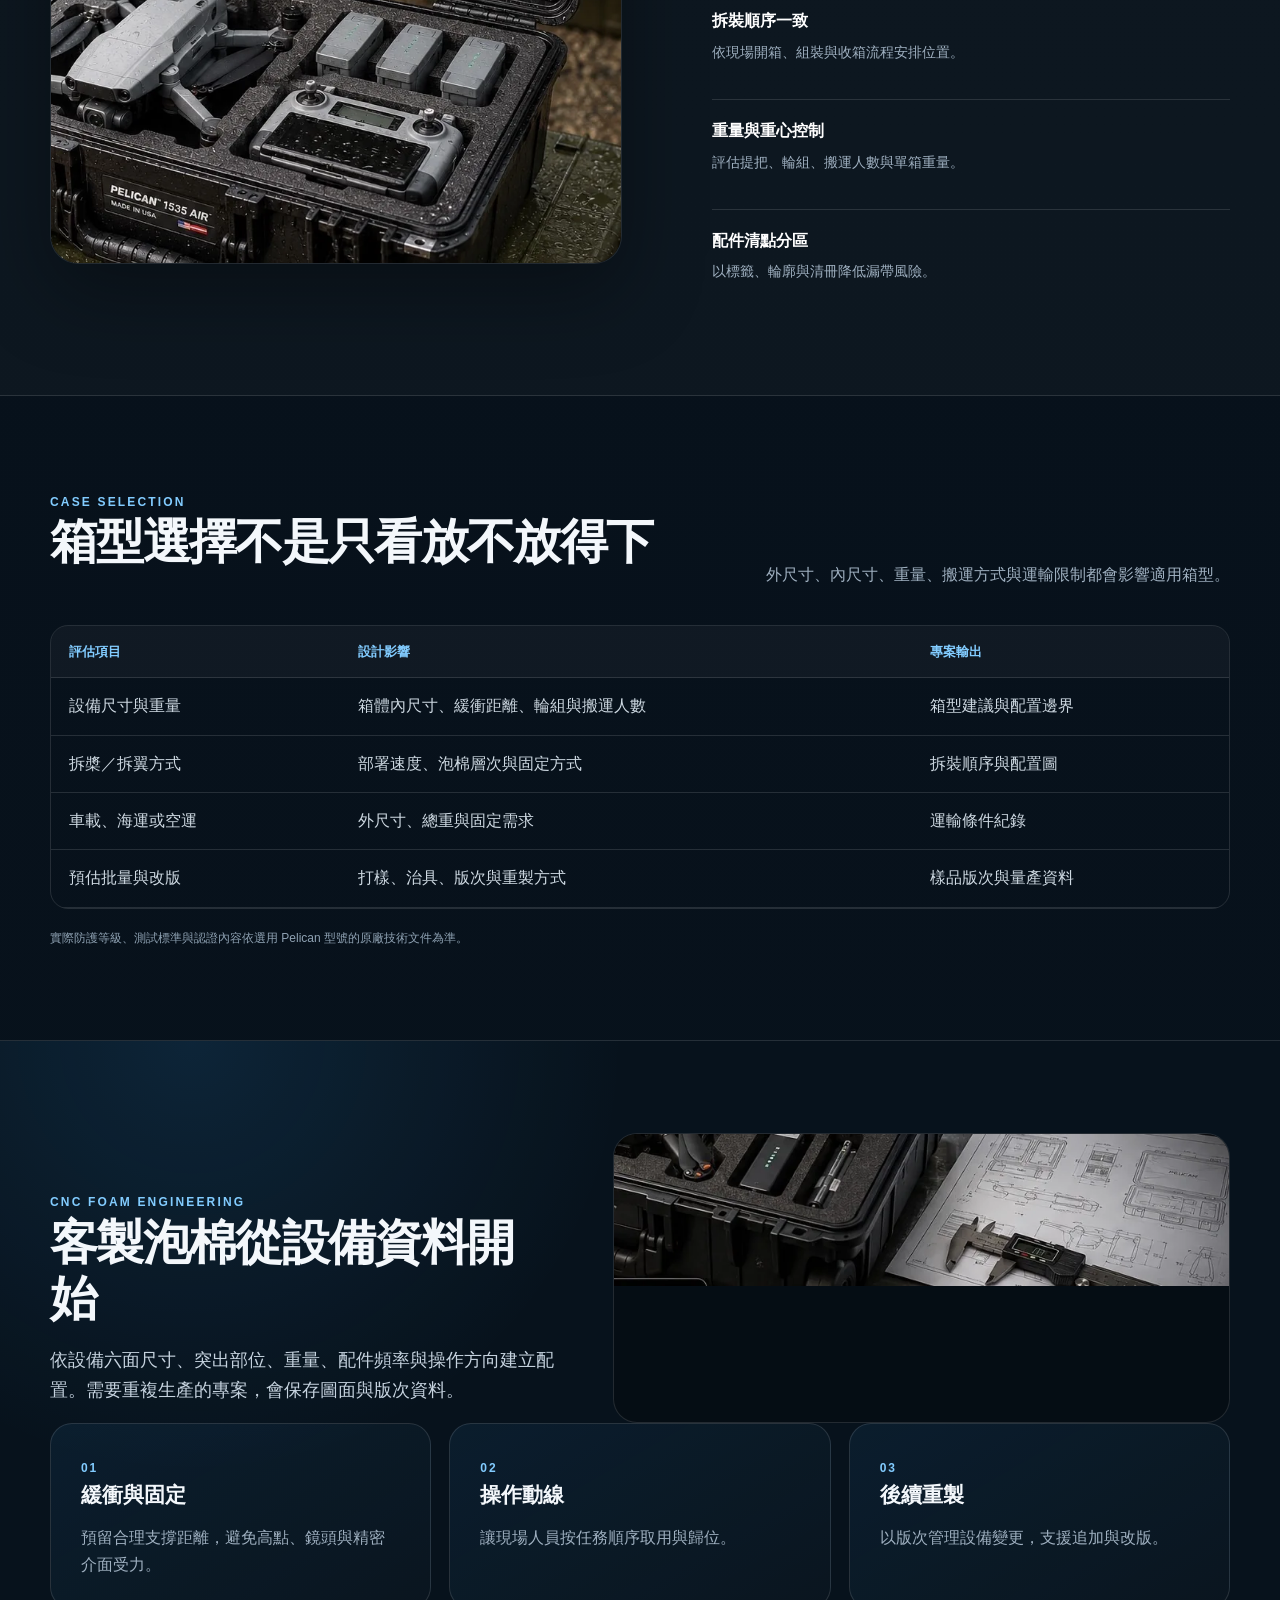
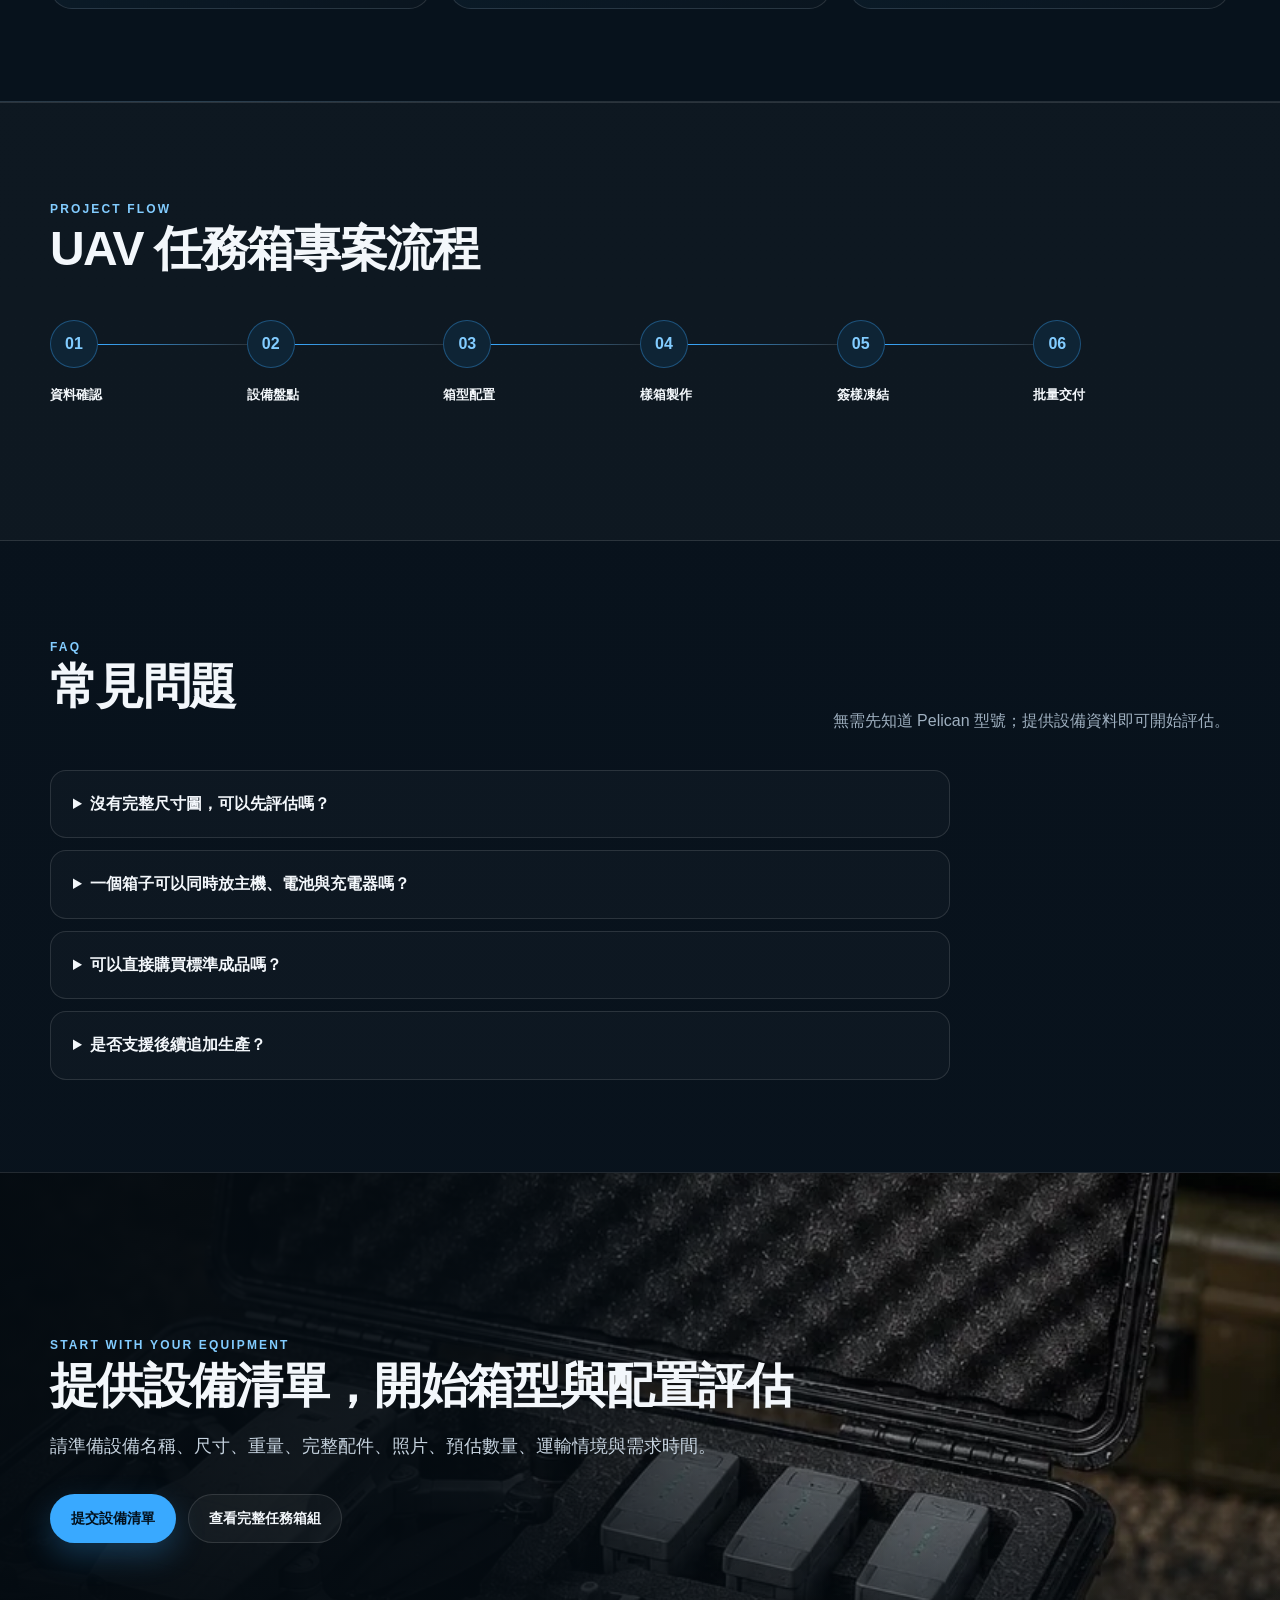
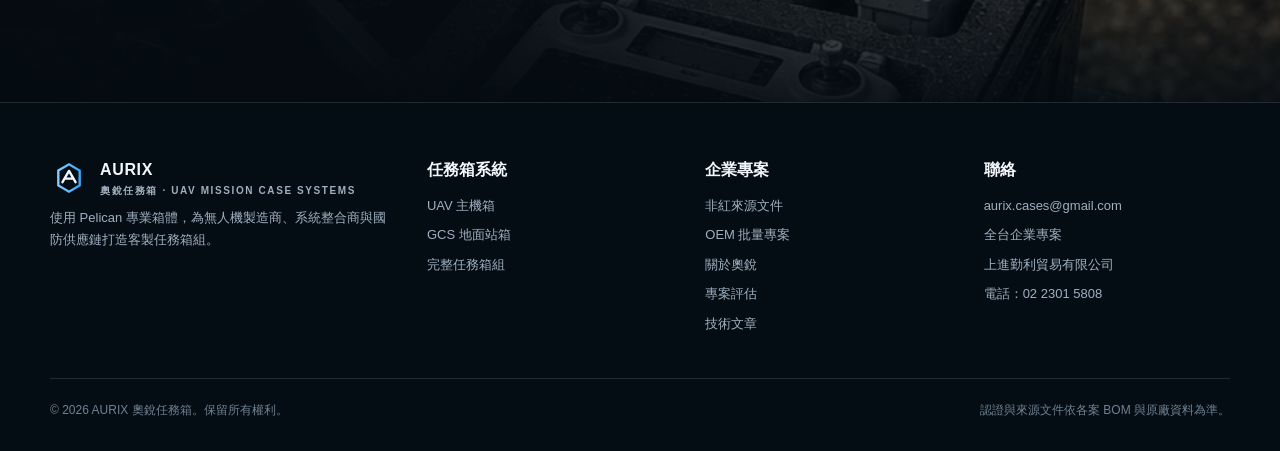
<file: uav-case.html>
<!doctype html>
<html lang="zh-Hant">
<head>
  <meta charset="utf-8">
  <meta name="viewport" content="width=device-width,initial-scale=1">
  <title>無人機主機箱｜UAV 客製設備箱｜奧銳任務箱</title>
  <meta name="description" content="針對無人機主機、遙控器、電池、槳葉與任務配件規劃 Pelican 客製泡棉、箱型配置與批量任務箱。">
  <link rel="canonical" href="https://aurix.com.tw/uav-case">
  <meta property="og:type" content="website"><meta property="og:locale" content="zh_TW"><meta property="og:title" content="無人機主機箱｜UAV 客製設備箱｜奧銳任務箱"><meta property="og:description" content="從設備盤點、Pelican 箱型選擇到 CNC 客製內襯的 UAV 任務箱專案服務。"><meta property="og:url" content="https://aurix.com.tw/uav-case"><meta property="og:image" content="https://aurix.com.tw/assets/images/hero-uav-mission-case.webp">
  <meta name="theme-color" content="#071019">
  <link rel="icon" href="/assets/logo.svg" type="image/svg+xml"><link rel="stylesheet" href="/assets/styles.css">
  <script type="application/ld+json">{"@context":"https://schema.org","@type":"Organization","name":"奧銳任務箱","alternateName":"AURIX","legalName":"上進勤利貿易有限公司","url":"https://aurix.com.tw","description":"非紅供應鏈無人機任務箱與國防設備箱客製專案。","areaServed":"TW","email":"aurix.cases@gmail.com","telephone":"+886-2-2301-5808"}</script>
</head>
<body>
  <header class="site-header"><nav class="nav container" aria-label="主要導覽">
    <a class="brand" href="/"><img src="/assets/logo.svg" alt="奧銳 AURIX 標誌" width="38" height="38"><span>AURIX<small>奧銳任務箱 · UAV MISSION CASE SYSTEMS</small></span></a>
    <button class="menu-toggle" type="button" aria-label="開啟選單" aria-expanded="false" aria-controls="primary-navigation">選單</button>
    <div class="nav-links" id="primary-navigation"><a href="/uav-case" aria-current="page">無人機箱</a><a href="/gcs-case">GCS地面站</a><a href="/mission-set">任務箱組</a><a href="/non-red-supply-chain">非紅供應鏈</a><a href="/oem-program">OEM專案</a><a href="/about">關於奧銳</a><a class="btn btn-primary" href="/inquiry">提交設備清單</a></div>
  </nav></header>

  <main>
    <section class="product-hero">
      <picture class="product-hero-media" aria-hidden="true"><source media="(max-width: 700px)" srcset="/assets/images/hero-uav-mission-case-mobile.webp"><img src="/assets/images/hero-uav-mission-case.webp" width="952" height="720" alt="" fetchpriority="high"></picture>
      <div class="product-hero-shade"></div>
      <div class="container product-hero-copy"><p class="breadcrumb"><a href="/">首頁</a> / UAV 主機箱</p><span class="kicker">CUSTOM UAV MISSION CASE</span><h1>UAV 無人機<br>客製任務箱</h1><p class="lead">從主機、遙控器、槳葉到任務配件，依設備尺寸、重量與部署順序規劃 Pelican 箱型與 CNC 客製內襯。</p><div class="hero-actions"><a class="btn btn-primary" href="/inquiry">提交設備清單</a><a class="btn btn-secondary" href="#configuration">查看配置方式</a></div><p class="hero-note">客製專案服務，不是標準商城商品；箱型與配置依設備資料評估。</p></div>
    </section>

    <section class="section"><div class="container"><div class="section-head"><div><span class="eyebrow">SUPPORTED EQUIPMENT</span><h2>適用設備</h2></div><p>先釐清載具結構、拆裝方式與任務配件，再決定單箱或多箱配置。</p></div><div class="grid-3"><article class="card"><span class="card-number">MULTIROTOR</span><h3>多旋翼無人機</h3><p>主機、槳葉、腳架、遙控器、天線、GNSS 與任務配件。</p></article><article class="card"><span class="card-number">VTOL / FIXED WING</span><h3>垂直起降與固定翼</h3><p>依機體拆分、翼面、尾翼與地面支援設備規劃多箱配置。</p></article><article class="card"><span class="card-number">MISSION PAYLOAD</span><h3>任務酬載與感測器</h3><p>EO／IR、LiDAR、測繪相機、通訊中繼與其他精密模組。</p></article></div></div></section>

    <section class="section alt" id="configuration"><div class="container split-media reverse"><figure class="media-frame wide"><img src="/assets/images/mission-case-system.webp" width="952" height="620" loading="lazy" alt="無人機主機、遙控器與電池的任務箱配置"></figure><div class="split-copy"><span class="eyebrow">CONFIGURATION</span><h2>配置方式以部署動線為準</h2><ul class="feature-list"><li><strong>高頻設備優先</strong><span>遙控器、天線與常用工具不壓在底層。</span></li><li><strong>拆裝順序一致</strong><span>依現場開箱、組裝與收箱流程安排位置。</span></li><li><strong>重量與重心控制</strong><span>評估提把、輪組、搬運人數與單箱重量。</span></li><li><strong>配件清點分區</strong><span>以標籤、輪廓與清冊降低漏帶風險。</span></li></ul></div></div></section>

    <section class="section"><div class="container"><div class="section-head"><div><span class="eyebrow">CASE SELECTION</span><h2>箱型選擇不是只看放不放得下</h2></div><p>外尺寸、內尺寸、重量、搬運方式與運輸限制都會影響適用箱型。</p></div><div class="table-wrap"><table><thead><tr><th>評估項目</th><th>設計影響</th><th>專案輸出</th></tr></thead><tbody><tr><td>設備尺寸與重量</td><td>箱體內尺寸、緩衝距離、輪組與搬運人數</td><td>箱型建議與配置邊界</td></tr><tr><td>拆槳／拆翼方式</td><td>部署速度、泡棉層次與固定方式</td><td>拆裝順序與配置圖</td></tr><tr><td>車載、海運或空運</td><td>外尺寸、總重與固定需求</td><td>運輸條件紀錄</td></tr><tr><td>預估批量與改版</td><td>打樣、治具、版次與重製方式</td><td>樣品版次與量產資料</td></tr></tbody></table></div><p class="notice section-note">實際防護等級、測試標準與認證內容依選用 Pelican 型號的原廠技術文件為準。</p></div></section>

    <section class="section engineering-section"><div class="container"><div class="engineering-layout"><div><span class="eyebrow">CNC FOAM ENGINEERING</span><h2>客製泡棉從設備資料開始</h2><p class="lead">依設備六面尺寸、突出部位、重量、配件頻率與操作方向建立配置。需要重複生產的專案，會保存圖面與版次資料。</p></div><figure class="engineering-visual"><img src="/assets/images/foam-engineering.webp" width="770" height="190" loading="lazy" alt="UAV 設備配置、客製泡棉與工程圖面細節"></figure></div><div class="module-grid"><article><span>01</span><h3>緩衝與固定</h3><p>預留合理支撐距離，避免高點、鏡頭與精密介面受力。</p></article><article><span>02</span><h3>操作動線</h3><p>讓現場人員按任務順序取用與歸位。</p></article><article><span>03</span><h3>後續重製</h3><p>以版次管理設備變更，支援追加與改版。</p></article></div></div></section>

    <section class="section alt"><div class="container"><span class="eyebrow">PROJECT FLOW</span><h2>UAV 任務箱專案流程</h2><ol class="delivery-timeline six"><li><span>01</span><strong>資料確認</strong></li><li><span>02</span><strong>設備盤點</strong></li><li><span>03</span><strong>箱型配置</strong></li><li><span>04</span><strong>樣箱製作</strong></li><li><span>05</span><strong>簽樣凍結</strong></li><li><span>06</span><strong>批量交付</strong></li></ol></div></section>

    <section class="section"><div class="container"><div class="section-head"><div><span class="eyebrow">FAQ</span><h2>常見問題</h2></div><p>無需先知道 Pelican 型號；提供設備資料即可開始評估。</p></div><div class="faq-list"><details><summary>沒有完整尺寸圖，可以先評估嗎？</summary><p>可以。可先提供設備型號、六面照片與現有規格，待箱型方向確認後再補實測尺寸。</p></details><details><summary>一個箱子可以同時放主機、電池與充電器嗎？</summary><p>需依總重量、緩衝距離、發熱設備管理與現場部署動線評估；必要時會建議拆分多箱。</p></details><details><summary>可以直接購買標準成品嗎？</summary><p>本頁定位為客製專案服務，不公開 Pelican 全系列價格。箱型、內襯與數量確認後提供專案方案。</p></details><details><summary>是否支援後續追加生產？</summary><p>可。簽樣後保存箱型、配置圖、BOM 與版次資訊，支援同版追加或改版。</p></details></div></div></section>

    <section class="final-cta compact"><picture aria-hidden="true"><source media="(max-width: 700px)" srcset="/assets/images/mission-case-system-mobile.webp"><img src="/assets/images/mission-case-system.webp" width="952" height="620" loading="lazy" alt=""></picture><div class="final-cta-shade"></div><div class="container final-cta-copy"><span class="eyebrow">START WITH YOUR EQUIPMENT</span><h2>提供設備清單，開始箱型與配置評估</h2><p class="lead">請準備設備名稱、尺寸、重量、完整配件、照片、預估數量、運輸情境與需求時間。</p><div class="hero-actions"><a class="btn btn-primary" href="/inquiry">提交設備清單</a><a class="btn btn-secondary" href="/mission-set">查看完整任務箱組</a></div></div></section>
  </main>

  <footer class="site-footer"><div class="container"><div class="footer-grid"><div><div class="brand"><img src="/assets/logo.svg" alt="" width="38" height="38"><span>AURIX<small>奧銳任務箱 · UAV MISSION CASE SYSTEMS</small></span></div><p>使用 Pelican 專業箱體，為無人機製造商、系統整合商與國防供應鏈打造客製任務箱組。</p></div><div><h4>任務箱系統</h4><a href="/uav-case">UAV 主機箱</a><a href="/gcs-case">GCS 地面站箱</a><a href="/mission-set">完整任務箱組</a></div><div><h4>企業專案</h4><a href="/non-red-supply-chain">非紅來源文件</a><a href="/oem-program">OEM 批量專案</a><a href="/about">關於奧銳</a><a href="/inquiry">專案評估</a><a href="/articles">技術文章</a></div><div><h4>聯絡</h4><a href="mailto:aurix.cases@gmail.com">aurix.cases@gmail.com</a><p>全台企業專案</p><p>上進勤利貿易有限公司</p><p><a href="tel:+886223015808">電話：02 2301 5808</a></p></div></div><div class="footer-bottom"><span>© 2026 AURIX 奧銳任務箱。保留所有權利。</span><span>認證與來源文件依各案 BOM 與原廠資料為準。</span></div></div></footer>
  <script src="/assets/app.js" defer></script>
</body>
</html>
</file>
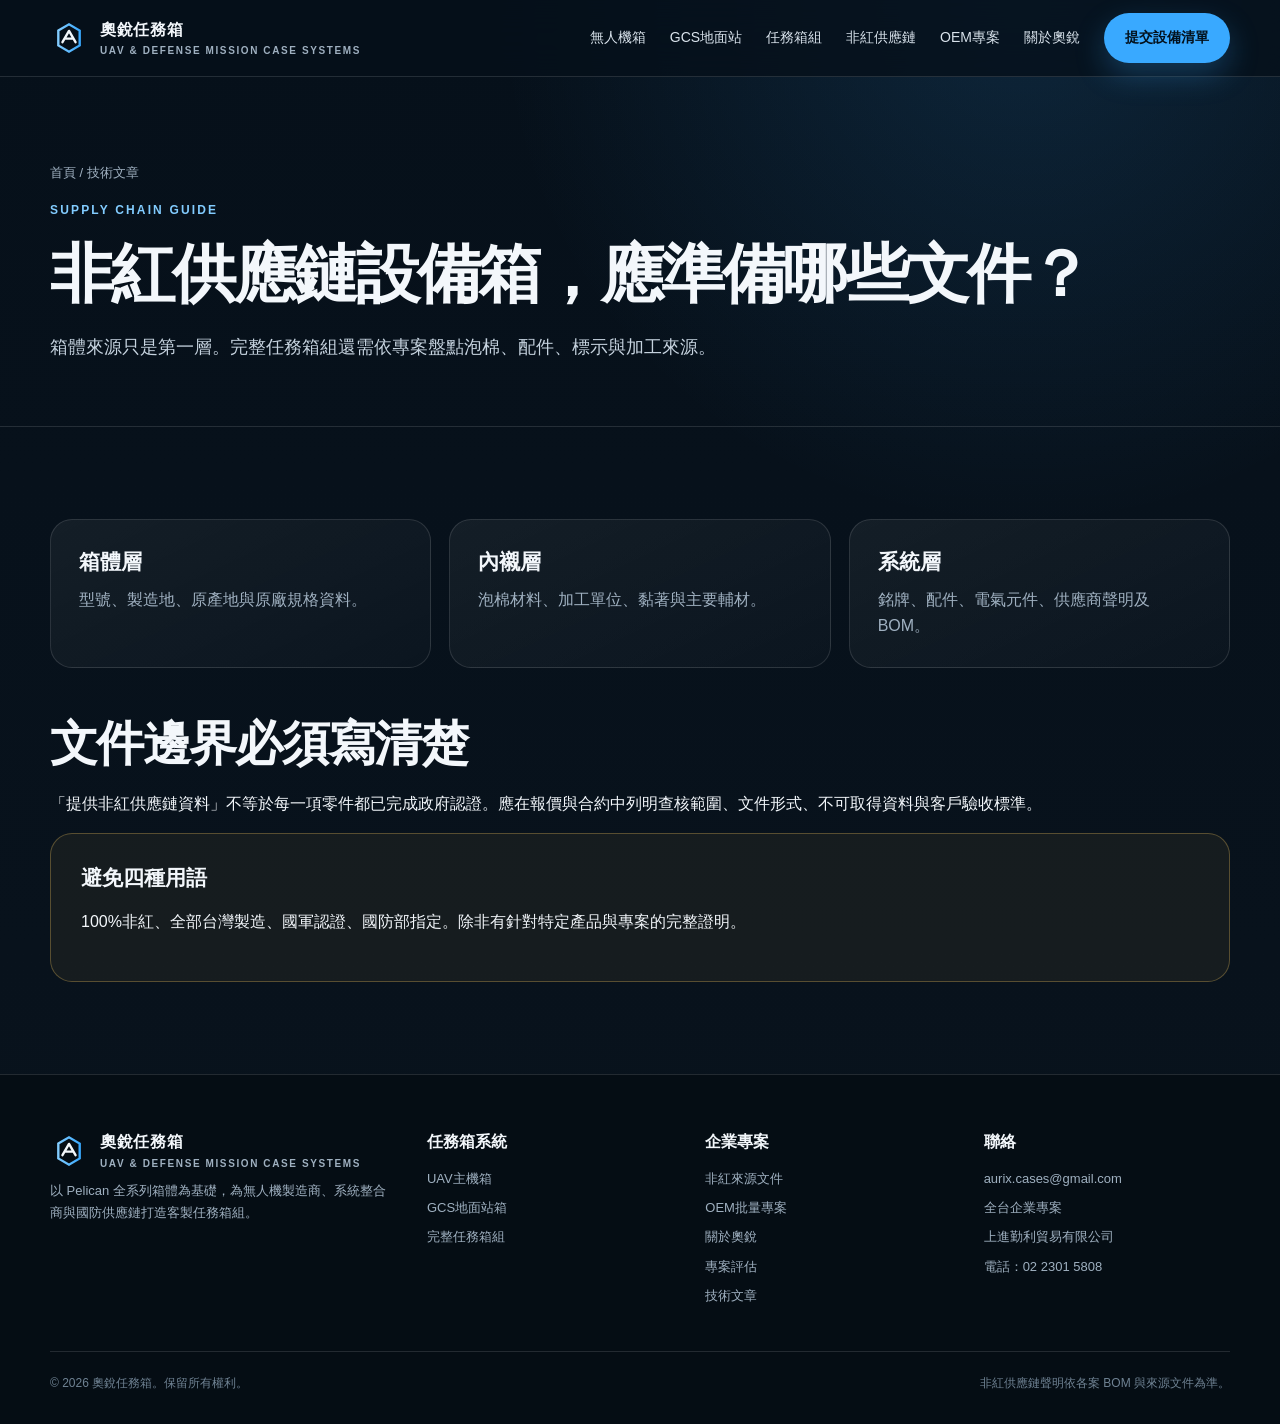
<file: articles/non-red-supply-chain-documents.html>
<!doctype html><html lang="zh-Hant"><head>
<meta charset="utf-8"><meta name="viewport" content="width=device-width,initial-scale=1">
<title>非紅供應鏈無人機箱需要哪些來源文件？</title><meta name="description" content="非紅無人機任務箱應依箱體、內襯與完整箱組分級整理 BOM、原產地及供應商來源文件。"><link rel="canonical" href="https://aurix.com.tw/articles/non-red-supply-chain-documents">
<meta property="og:type" content="article"><meta property="og:locale" content="zh_TW"><meta property="og:title" content="非紅供應鏈無人機箱需要哪些來源文件？"><meta property="og:description" content="非紅無人機任務箱應依箱體、內襯與完整箱組分級整理 BOM、原產地及供應商來源文件。"><meta property="og:url" content="https://aurix.com.tw/articles/non-red-supply-chain-documents"><meta name="theme-color" content="#071019">
<link rel="icon" href="/assets/logo.svg" type="image/svg+xml"><link rel="stylesheet" href="/assets/styles.css">
<script type="application/ld+json">{"@context":"https://schema.org","@type":"Article","headline":"非紅供應鏈設備箱應準備哪些文件","url":"https://aurix.com.tw/articles/non-red-supply-chain-documents","inLanguage":"zh-Hant","author":{"@type":"Organization","name":"奧銳任務箱","legalName":"上進勤利貿易有限公司","url":"https://aurix.com.tw","email":"aurix.cases@gmail.com","telephone":"+886-2-2301-5808"},"publisher":{"@type":"Organization","name":"奧銳任務箱","legalName":"上進勤利貿易有限公司","url":"https://aurix.com.tw"}}</script>
</head><body><header class="site-header"><nav class="nav container">
<a class="brand" href="/"><img src="/assets/logo.svg" alt="奧銳任務箱標誌" width="38" height="38"><span>奧銳任務箱<small>UAV &amp; DEFENSE MISSION CASE SYSTEMS</small></span></a>
<button class="menu-toggle" type="button" aria-label="開啟選單" aria-expanded="false" aria-controls="primary-navigation">選單</button>
<div class="nav-links" id="primary-navigation">
<a href="/uav-case">無人機箱</a><a href="/gcs-case">GCS地面站</a><a href="/mission-set">任務箱組</a><a href="/non-red-supply-chain">非紅供應鏈</a><a href="/oem-program">OEM專案</a><a href="/about">關於奧銳</a><a class="btn btn-primary" href="/inquiry">提交設備清單</a>
</div></nav></header><main><section class="page-hero"><div class="container"><p class="breadcrumb"><a href="/">首頁</a> / 技術文章</p><span class="eyebrow">SUPPLY CHAIN GUIDE</span><h1>非紅供應鏈設備箱，應準備哪些文件？</h1><p class="lead">箱體來源只是第一層。完整任務箱組還需依專案盤點泡棉、配件、標示與加工來源。</p></div></section><section class="section"><div class="container"><article><div class="grid-3"><div class="card"><h3>箱體層</h3><p>型號、製造地、原產地與原廠規格資料。</p></div><div class="card"><h3>內襯層</h3><p>泡棉材料、加工單位、黏著與主要輔材。</p></div><div class="card"><h3>系統層</h3><p>銘牌、配件、電氣元件、供應商聲明及BOM。</p></div></div><h2 style="margin-top:48px">文件邊界必須寫清楚</h2><p>「提供非紅供應鏈資料」不等於每一項零件都已完成政府認證。應在報價與合約中列明查核範圍、文件形式、不可取得資料與客戶驗收標準。</p><div class="callout warning"><h3>避免四種用語</h3><p>100%非紅、全部台灣製造、國軍認證、國防部指定。除非有針對特定產品與專案的完整證明。</p></div></article></div></section></main><footer class="site-footer"><div class="container"><div class="footer-grid">
<div><div class="brand"><img src="/assets/logo.svg" alt="" width="38" height="38"><span>奧銳任務箱<small>UAV &amp; DEFENSE MISSION CASE SYSTEMS</small></span></div><p>以 Pelican 全系列箱體為基礎，為無人機製造商、系統整合商與國防供應鏈打造客製任務箱組。</p></div>
<div><h4>任務箱系統</h4><a href="/uav-case">UAV主機箱</a><a href="/gcs-case">GCS地面站箱</a><a href="/mission-set">完整任務箱組</a></div>
<div><h4>企業專案</h4><a href="/non-red-supply-chain">非紅來源文件</a><a href="/oem-program">OEM批量專案</a><a href="/about">關於奧銳</a><a href="/inquiry">專案評估</a><a href="/articles">技術文章</a></div>
<div><h4>聯絡</h4><a href="mailto:aurix.cases@gmail.com">aurix.cases@gmail.com</a><p>全台企業專案</p><p>上進勤利貿易有限公司</p><p><a href="tel:+886223015808">電話：02 2301 5808</a></p></div>
</div><div class="footer-bottom"><span>© 2026 奧銳任務箱。保留所有權利。</span><span>非紅供應鏈聲明依各案 BOM 與來源文件為準。</span></div></div></footer><script src="/assets/app.js" defer></script></body></html>
</file>
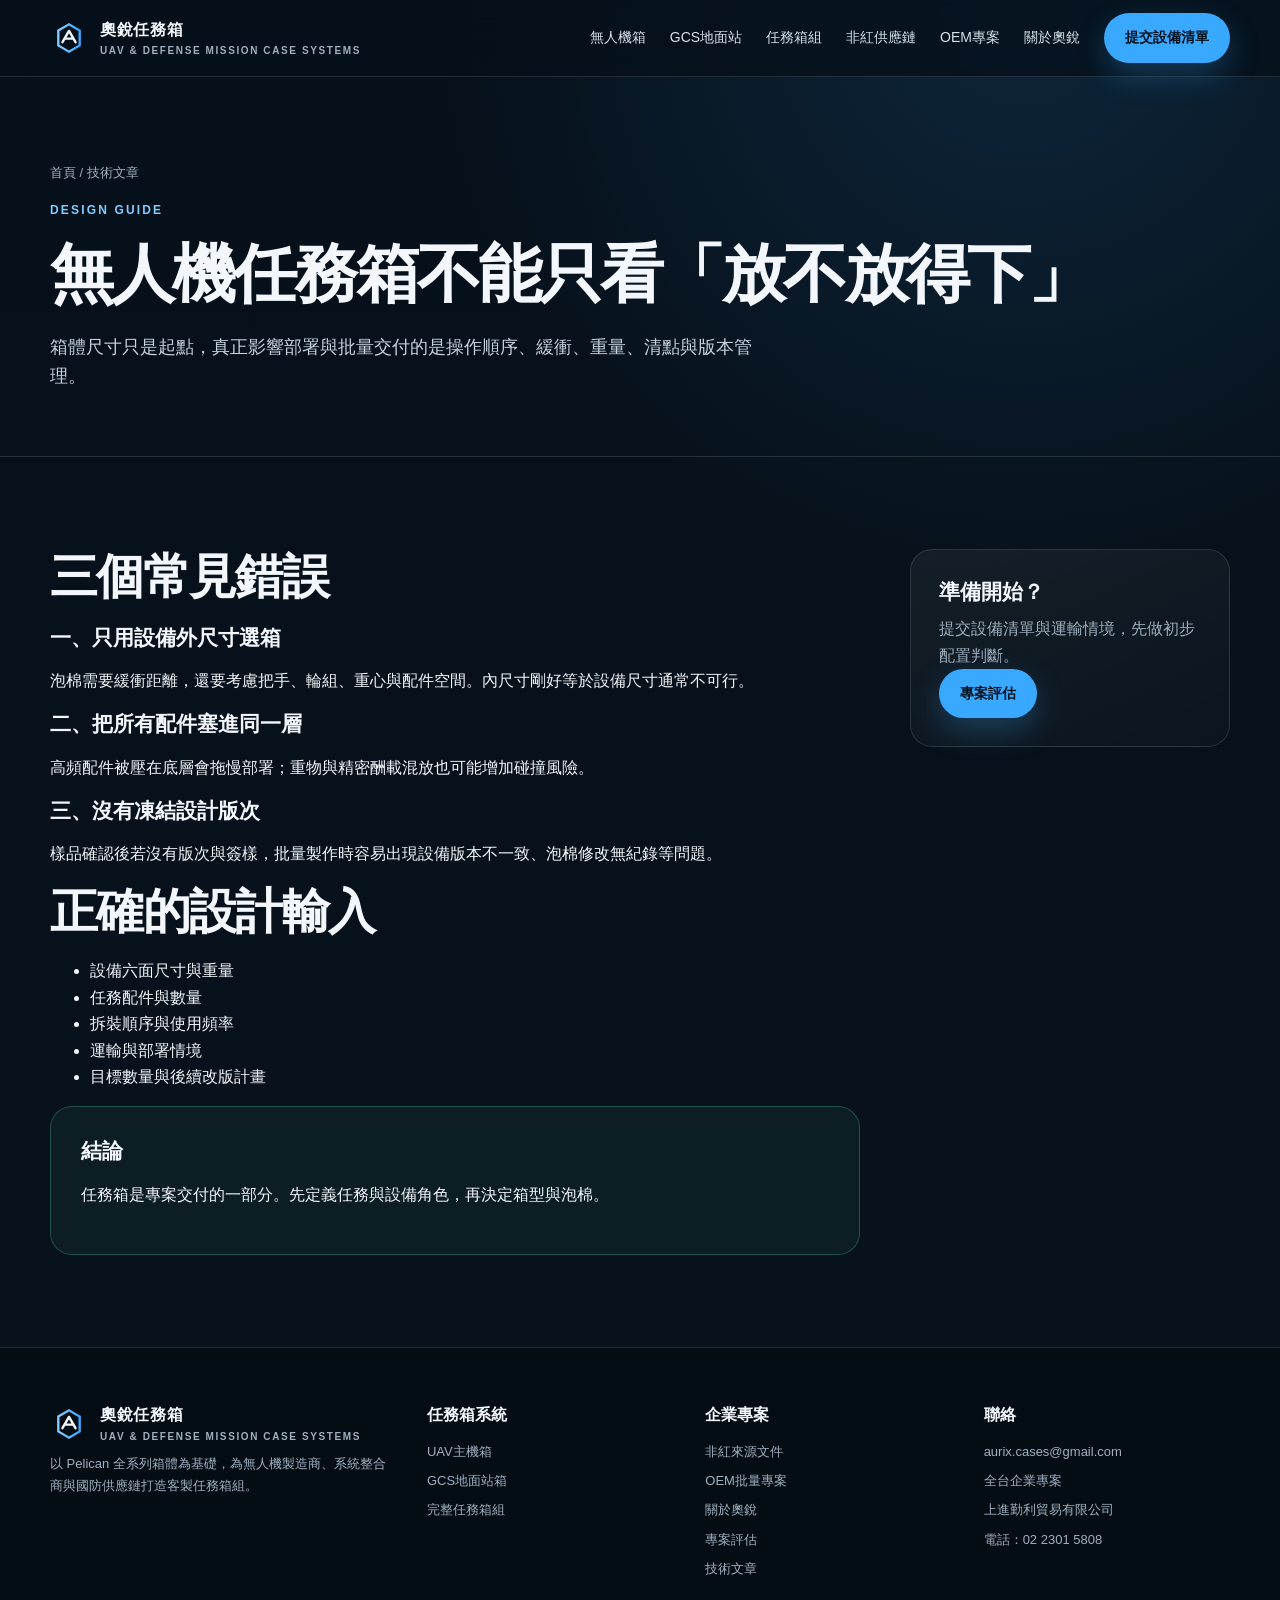
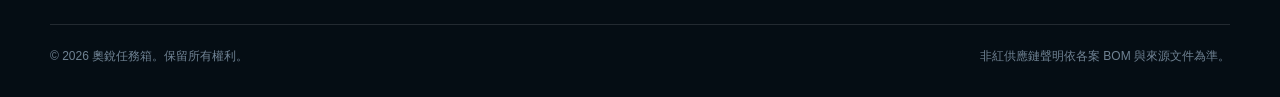
<file: articles/uav-mission-case-design.html>
<!doctype html><html lang="zh-Hant"><head>
<meta charset="utf-8"><meta name="viewport" content="width=device-width,initial-scale=1">
<title>無人機任務箱設計重點｜箱型、泡棉與部署配置</title><meta name="description" content="說明無人機任務箱設計不能只看尺寸，還需考慮緩衝、操作順序、重量、清點與批量版次。"><link rel="canonical" href="https://aurix.com.tw/articles/uav-mission-case-design">
<meta property="og:type" content="article"><meta property="og:locale" content="zh_TW"><meta property="og:title" content="無人機任務箱設計重點｜箱型、泡棉與部署配置"><meta property="og:description" content="說明無人機任務箱設計不能只看尺寸，還需考慮緩衝、操作順序、重量、清點與批量版次。"><meta property="og:url" content="https://aurix.com.tw/articles/uav-mission-case-design"><meta name="theme-color" content="#071019">
<link rel="icon" href="/assets/logo.svg" type="image/svg+xml"><link rel="stylesheet" href="/assets/styles.css">
<script type="application/ld+json">{"@context":"https://schema.org","@type":"Article","headline":"無人機任務箱不能只看放不放得下","url":"https://aurix.com.tw/articles/uav-mission-case-design","inLanguage":"zh-Hant","author":{"@type":"Organization","name":"奧銳任務箱","legalName":"上進勤利貿易有限公司","url":"https://aurix.com.tw","email":"aurix.cases@gmail.com","telephone":"+886-2-2301-5808"},"publisher":{"@type":"Organization","name":"奧銳任務箱","legalName":"上進勤利貿易有限公司","url":"https://aurix.com.tw"}}</script>
</head><body><header class="site-header"><nav class="nav container">
<a class="brand" href="/"><img src="/assets/logo.svg" alt="奧銳任務箱標誌" width="38" height="38"><span>奧銳任務箱<small>UAV &amp; DEFENSE MISSION CASE SYSTEMS</small></span></a>
<button class="menu-toggle" type="button" aria-label="開啟選單" aria-expanded="false" aria-controls="primary-navigation">選單</button>
<div class="nav-links" id="primary-navigation">
<a href="/uav-case">無人機箱</a><a href="/gcs-case">GCS地面站</a><a href="/mission-set">任務箱組</a><a href="/non-red-supply-chain">非紅供應鏈</a><a href="/oem-program">OEM專案</a><a href="/about">關於奧銳</a><a class="btn btn-primary" href="/inquiry">提交設備清單</a>
</div></nav></header><main><section class="page-hero"><div class="container"><p class="breadcrumb"><a href="/">首頁</a> / 技術文章</p><span class="eyebrow">DESIGN GUIDE</span><h1>無人機任務箱不能只看「放不放得下」</h1><p class="lead">箱體尺寸只是起點，真正影響部署與批量交付的是操作順序、緩衝、重量、清點與版本管理。</p></div></section><section class="section"><div class="container content-grid"><article><h2>三個常見錯誤</h2><h3>一、只用設備外尺寸選箱</h3><p>泡棉需要緩衝距離，還要考慮把手、輪組、重心與配件空間。內尺寸剛好等於設備尺寸通常不可行。</p><h3>二、把所有配件塞進同一層</h3><p>高頻配件被壓在底層會拖慢部署；重物與精密酬載混放也可能增加碰撞風險。</p><h3>三、沒有凍結設計版次</h3><p>樣品確認後若沒有版次與簽樣，批量製作時容易出現設備版本不一致、泡棉修改無紀錄等問題。</p><h2>正確的設計輸入</h2><ul><li>設備六面尺寸與重量</li><li>任務配件與數量</li><li>拆裝順序與使用頻率</li><li>運輸與部署情境</li><li>目標數量與後續改版計畫</li></ul><div class="callout"><h3>結論</h3><p>任務箱是專案交付的一部分。先定義任務與設備角色，再決定箱型與泡棉。</p></div></article><aside class="sidebar"><div class="card"><h3>準備開始？</h3><p>提交設備清單與運輸情境，先做初步配置判斷。</p><a class="btn btn-primary" href="/inquiry">專案評估</a></div></aside></div></section></main><footer class="site-footer"><div class="container"><div class="footer-grid">
<div><div class="brand"><img src="/assets/logo.svg" alt="" width="38" height="38"><span>奧銳任務箱<small>UAV &amp; DEFENSE MISSION CASE SYSTEMS</small></span></div><p>以 Pelican 全系列箱體為基礎，為無人機製造商、系統整合商與國防供應鏈打造客製任務箱組。</p></div>
<div><h4>任務箱系統</h4><a href="/uav-case">UAV主機箱</a><a href="/gcs-case">GCS地面站箱</a><a href="/mission-set">完整任務箱組</a></div>
<div><h4>企業專案</h4><a href="/non-red-supply-chain">非紅來源文件</a><a href="/oem-program">OEM批量專案</a><a href="/about">關於奧銳</a><a href="/inquiry">專案評估</a><a href="/articles">技術文章</a></div>
<div><h4>聯絡</h4><a href="mailto:aurix.cases@gmail.com">aurix.cases@gmail.com</a><p>全台企業專案</p><p>上進勤利貿易有限公司</p><p><a href="tel:+886223015808">電話：02 2301 5808</a></p></div>
</div><div class="footer-bottom"><span>© 2026 奧銳任務箱。保留所有權利。</span><span>非紅供應鏈聲明依各案 BOM 與來源文件為準。</span></div></div></footer><script src="/assets/app.js" defer></script></body></html>
</file>
<file: assets/styles.css>
:root {
  --bg: #071019;
  --surface: #0c1824;
  --surface-2: #102131;
  --line: rgba(255,255,255,.12);
  --text: #f3f7fb;
  --muted: #9fb0c0;
  --accent: #39a9ff;
  --accent-2: #82ccff;
  --ok: #52d6a0;
  --warning: #f2c45c;
  --max: 1180px;
  --radius: 22px;
  --shadow: 0 28px 80px rgba(0,0,0,.35);
}
* { box-sizing: border-box; }
html { scroll-behavior: smooth; }
body {
  margin: 0;
  background:
    radial-gradient(circle at 80% 0%, rgba(57,169,255,.14), transparent 30%),
    linear-gradient(180deg, #06101a 0%, #09131d 100%);
  color: var(--text);
  font-family: Inter, "Noto Sans TC", "PingFang TC", "Microsoft JhengHei", sans-serif;
  line-height: 1.65;
}
a { color: inherit; text-decoration: none; }
img, svg { max-width: 100%; }
.container { width: min(var(--max), calc(100% - 40px)); margin: 0 auto; }
.site-header {
  position: sticky; top: 0; z-index: 30;
  backdrop-filter: blur(18px);
  background: rgba(6,16,26,.78);
  border-bottom: 1px solid var(--line);
}
.nav { min-height: 76px; display: flex; align-items: center; justify-content: space-between; gap: 24px; }
.brand { display:flex; align-items:center; gap:12px; font-weight: 800; letter-spacing:.04em; }
.brand svg { width: 38px; height: 38px; }
.brand small { display:block; font-size:10px; color:var(--muted); letter-spacing:.16em; font-weight:600; }
.nav-links { display:flex; align-items:center; gap:24px; font-size:14px; color:#d9e3ec; }
.nav-links a:hover { color: var(--accent-2); }
.menu-toggle { display:none; background:none; border:1px solid var(--line); color:white; border-radius:12px; padding:9px 12px; }
.btn {
  display:inline-flex; align-items:center; justify-content:center; gap:8px;
  border-radius:999px; padding:12px 20px; font-weight:750; font-size:14px;
  border:1px solid transparent; transition:.2s ease; cursor:pointer;
}
.btn-primary { background:var(--accent); color:#03111d; box-shadow:0 12px 30px rgba(57,169,255,.26); }
.btn-primary:hover { transform:translateY(-2px); background:#67bbff; }
.btn-secondary { border-color:var(--line); background:rgba(255,255,255,.04); }
.btn-secondary:hover { border-color:rgba(130,204,255,.55); color:var(--accent-2); }
.hero { padding:88px 0 64px; overflow:hidden; }
.hero-grid { display:grid; grid-template-columns:1.05fr .95fr; gap:56px; align-items:center; }
.eyebrow { color:var(--accent-2); text-transform:uppercase; letter-spacing:.18em; font-size:12px; font-weight:800; }
h1 { font-size:clamp(42px,6vw,76px); line-height:1.06; letter-spacing:-.045em; margin:18px 0 24px; }
h2 { font-size:clamp(30px,4vw,48px); line-height:1.18; letter-spacing:-.035em; margin:0 0 18px; }
h3 { font-size:21px; line-height:1.35; margin:0 0 10px; }
.lead { color:#c6d3df; font-size:18px; max-width:720px; }
.hero-actions { display:flex; flex-wrap:wrap; gap:12px; margin-top:32px; }
.hero-note { margin-top:18px; font-size:13px; color:var(--muted); }
.mission-visual { position:relative; min-height:500px; display:grid; place-items:center; }
.case-shell {
  width:min(520px,100%); aspect-ratio:1.12; border:1px solid rgba(130,204,255,.26); border-radius:38px;
  background:linear-gradient(145deg, rgba(255,255,255,.08), rgba(255,255,255,.015));
  box-shadow:var(--shadow), inset 0 0 0 10px rgba(255,255,255,.02);
  padding:34px; position:relative; transform:rotate(-3deg);
}
.case-shell:before,.case-shell:after { content:""; position:absolute; background:#0b1a28; border:1px solid var(--line); }
.case-shell:before { width:100px;height:24px;border-radius:8px;left:50%;top:-15px;transform:translateX(-50%); }
.case-shell:after { width:28px;height:130px;border-radius:10px;right:-16px;top:50%;transform:translateY(-50%); }
.foam-grid { height:100%; display:grid; grid-template-columns:1.2fr .8fr; grid-template-rows:1fr 1fr; gap:14px; }
.cutout { border:1px solid rgba(130,204,255,.18); background:#07121c; border-radius:18px; position:relative; overflow:hidden; }
.cutout.large { grid-row:1/3; }
.drone-mark { position:absolute; inset:16%; border:2px solid rgba(130,204,255,.34); border-radius:48% 52% 42% 58%; }
.drone-mark:before,.drone-mark:after { content:""; position:absolute; width:145%; height:2px; background:rgba(130,204,255,.32); left:-22%; top:50%; }
.drone-mark:before { transform:rotate(38deg); }
.drone-mark:after { transform:rotate(-38deg); }
.stat-strip { display:grid; grid-template-columns:repeat(4,1fr); border:1px solid var(--line); border-radius:18px; overflow:hidden; margin-top:54px; }
.stat { padding:22px; background:rgba(255,255,255,.025); border-right:1px solid var(--line); }
.stat:last-child { border-right:0; }
.stat strong { display:block; font-size:22px; }
.stat span { color:var(--muted); font-size:13px; }
.section { padding:92px 0; }
.section.alt { background:rgba(255,255,255,.022); border-block:1px solid var(--line); }
.section-head { display:flex; justify-content:space-between; gap:40px; align-items:end; margin-bottom:36px; }
.section-head p { max-width:650px; color:var(--muted); margin:0; }
.grid-3 { display:grid; grid-template-columns:repeat(3,1fr); gap:18px; }
.grid-2 { display:grid; grid-template-columns:repeat(2,1fr); gap:20px; }
.card {
  padding:28px; border:1px solid var(--line); border-radius:var(--radius);
  background:linear-gradient(155deg, rgba(255,255,255,.055), rgba(255,255,255,.018));
  min-height:100%; transition:.2s ease;
}
.card:hover { transform:translateY(-4px); border-color:rgba(57,169,255,.42); }
.card-number { font-size:12px; letter-spacing:.14em; color:var(--accent-2); font-weight:800; }
.card p { color:var(--muted); margin:0; }
.card ul { padding-left:18px; color:#c4d0db; }
.icon-box { width:48px;height:48px;border-radius:14px;display:grid;place-items:center;background:rgba(57,169,255,.12);border:1px solid rgba(57,169,255,.25);margin-bottom:24px; }
.tag-row { display:flex; flex-wrap:wrap; gap:8px; margin-top:20px; }
.tag { font-size:12px; color:#d3e7f6; padding:6px 10px; border:1px solid var(--line); border-radius:999px; background:rgba(255,255,255,.025); }
.process { counter-reset:step; }
.process-step { display:grid; grid-template-columns:64px 1fr; gap:18px; padding:24px 0; border-bottom:1px solid var(--line); }
.process-step:before { counter-increment:step; content:counter(step, decimal-leading-zero); width:48px;height:48px;border-radius:50%;display:grid;place-items:center;background:rgba(57,169,255,.12);color:var(--accent-2);font-weight:800; }
.process-step p { margin:5px 0 0; color:var(--muted); }
.callout { border:1px solid rgba(82,214,160,.28); background:rgba(82,214,160,.06); border-radius:var(--radius); padding:30px; }
.callout.warning { border-color:rgba(242,196,92,.3); background:rgba(242,196,92,.06); }
.quote-band { padding:64px; border-radius:30px; background:linear-gradient(130deg,#0e2d45,#0a1825 65%); border:1px solid rgba(130,204,255,.2); position:relative; overflow:hidden; }
.quote-band:after { content:"";position:absolute;width:380px;height:380px;border-radius:50%;background:rgba(57,169,255,.08);right:-120px;top:-180px; }
.page-hero { padding:72px 0 46px; border-bottom:1px solid var(--line); }
.page-hero h1 { font-size:clamp(38px,5vw,64px); }
.breadcrumb { font-size:13px; color:var(--muted); }
.content-grid { display:grid;grid-template-columns:1fr 320px;gap:50px;align-items:start; }
.sidebar { position:sticky;top:110px; }
.sidebar .card { min-height:auto; }
.table-wrap { overflow:auto; border:1px solid var(--line); border-radius:18px; }
table { width:100%; border-collapse:collapse; min-width:680px; }
th,td { text-align:left; padding:15px 18px; border-bottom:1px solid var(--line); }
th { color:var(--accent-2); font-size:13px; background:rgba(255,255,255,.035); }
td { color:#ced9e2; }
form { display:grid; gap:16px; }
.form-grid { display:grid; grid-template-columns:1fr 1fr; gap:16px; }
label { display:grid; gap:8px; font-size:13px; color:#d7e1e9; font-weight:700; }
input,select,textarea {
  width:100%; border:1px solid var(--line); border-radius:13px; background:#081521; color:white; padding:13px 14px; font:inherit;
}
input:focus,select:focus,textarea:focus { outline:none; border-color:var(--accent); box-shadow:0 0 0 3px rgba(57,169,255,.12); }
textarea { min-height:150px; resize:vertical; }
.form-status { min-height:24px; color:var(--muted); font-size:14px; }
.honeypot { position:absolute; left:-10000px; width:1px; height:1px; overflow:hidden; }
.site-footer { padding:54px 0 30px; border-top:1px solid var(--line); background:#050d14; }
.footer-grid { display:grid; grid-template-columns:1.4fr repeat(3,1fr); gap:32px; }
.footer-grid h4 { margin:0 0 12px; }
.footer-grid a,.footer-grid p { color:var(--muted); font-size:13px; display:block; margin:8px 0; }
.footer-bottom { margin-top:36px; padding-top:22px; border-top:1px solid var(--line); color:#6f8293; font-size:12px; display:flex; justify-content:space-between; gap:20px; }
.article-list { display:grid; gap:14px; }
.article-item { padding:22px;border:1px solid var(--line);border-radius:18px;background:rgba(255,255,255,.025); }
.article-item small { color:var(--accent-2); }
.kicker { display:inline-flex;align-items:center;gap:8px;padding:7px 11px;border-radius:999px;background:rgba(57,169,255,.1);color:var(--accent-2);font-size:12px;font-weight:800;letter-spacing:.08em; }
.notice { color:#8fa2b3; font-size:12px; }
@media(max-width:900px){
  .nav-links{display:none;position:absolute;left:20px;right:20px;top:70px;flex-direction:column;align-items:stretch;background:#081521;border:1px solid var(--line);border-radius:18px;padding:18px;box-shadow:var(--shadow)}
  .nav-links.open{display:flex}.menu-toggle{display:block}
  .hero-grid,.content-grid,.footer-grid{grid-template-columns:1fr}.mission-visual{min-height:400px}.sidebar{position:static}
  .grid-3{grid-template-columns:1fr 1fr}.stat-strip{grid-template-columns:1fr 1fr}.stat:nth-child(2){border-right:0}.stat:nth-child(-n+2){border-bottom:1px solid var(--line)}
  .section-head{display:block}.section-head p{margin-top:14px}.quote-band{padding:38px}
}
@media(max-width:620px){
  .container{width:min(100% - 28px,var(--max))}.hero{padding-top:58px}.grid-3,.grid-2,.form-grid{grid-template-columns:1fr}.stat-strip{grid-template-columns:1fr}.stat{border-right:0!important;border-bottom:1px solid var(--line)!important}.stat:last-child{border-bottom:0!important}.case-shell{padding:22px;border-radius:28px}.mission-visual{min-height:330px}.section{padding:66px 0}.nav{min-height:68px}.brand small{display:none}.footer-bottom{display:block}.hero-actions .btn{width:100%}
}

/* Phase 1 visual upgrade */
figure { margin: 0; }
.nav-links [aria-current="page"] { color: var(--accent-2); }
.visual-hero,
.product-hero,
.system-hero {
  position: relative;
  min-height: 760px;
  display: flex;
  align-items: center;
  overflow: hidden;
  isolation: isolate;
  border-bottom: 1px solid var(--line);
  background: #050c13;
}
.hero-media,
.product-hero-media,
.system-hero-media,
.final-cta picture {
  position: absolute;
  inset: 0;
  z-index: -3;
}
.hero-media img,
.product-hero-media img,
.system-hero-media img,
.final-cta picture img {
  width: 100%;
  height: 100%;
  max-width: none;
  object-fit: cover;
  object-position: 70% center;
}
.hero-shade,
.product-hero-shade,
.system-hero-shade,
.final-cta-shade {
  position: absolute;
  inset: 0;
  z-index: -2;
  background:
    linear-gradient(90deg, rgba(4,11,17,.98) 0%, rgba(4,11,17,.9) 38%, rgba(4,11,17,.3) 70%, rgba(4,11,17,.16) 100%),
    linear-gradient(0deg, rgba(4,11,17,.88) 0%, transparent 44%);
}
.hero-copy,
.product-hero-copy,
.system-hero-copy {
  padding: 106px 0 154px;
}
.hero-copy > *,
.product-hero-copy > *,
.system-hero-copy > * { max-width: 720px; }
.hero-copy h1,
.product-hero-copy h1,
.system-hero-copy h1 { font-size: clamp(48px, 6.5vw, 88px); }
.hero-subtitle { font-size: clamp(17px, 2vw, 23px); font-weight: 800; color: #fff; max-width: 780px; }
.capability-rail {
  position: absolute;
  left: 50%;
  bottom: 30px;
  transform: translateX(-50%);
  display: grid;
  grid-template-columns: repeat(4, 1fr);
  border: 1px solid rgba(255,255,255,.2);
  border-radius: 18px;
  overflow: hidden;
  background: rgba(5,13,20,.78);
  backdrop-filter: blur(16px);
}
.capability-rail div { display: flex; gap: 12px; align-items: center; padding: 18px 20px; border-right: 1px solid var(--line); }
.capability-rail div:last-child { border-right: 0; }
.capability-rail span { color: var(--accent); font-size: 11px; font-weight: 900; letter-spacing: .12em; }
.capability-rail strong { font-size: 14px; }

.mission-card-grid { display: grid; grid-template-columns: repeat(3, 1fr); gap: 18px; }
.mission-image-card {
  min-height: 420px;
  position: relative;
  display: flex;
  align-items: flex-end;
  overflow: hidden;
  border: 1px solid var(--line);
  border-radius: var(--radius);
  background: var(--surface);
  isolation: isolate;
}
.mission-image-card:after { content: ""; position: absolute; inset: 0; z-index: -1; background: linear-gradient(0deg, rgba(3,9,14,.98) 0%, rgba(3,9,14,.35) 58%, rgba(3,9,14,.08) 100%); }
.mission-image-card img { position: absolute; inset: 0; z-index: -2; width: 100%; height: 100%; object-fit: cover; transition: transform .35s ease; }
.mission-image-card:nth-child(2n) img { object-position: 60% center; }
.mission-image-card:hover img { transform: scale(1.025); }
.mission-image-card > div:last-child { padding: 28px; width: 100%; }
.mission-image-card h3 { font-size: 24px; }
.mission-image-card p { margin: 0; color: #b9c7d2; }
.image-card-index { position: absolute; top: 20px; left: 20px; padding: 7px 10px; border-radius: 999px; background: rgba(4,12,19,.8); border: 1px solid rgba(255,255,255,.18); color: var(--accent-2); font-size: 11px; font-weight: 900; letter-spacing: .1em; }
.section-note { margin: 20px 0 0; }

.split-media { display: grid; grid-template-columns: minmax(0, 1fr) minmax(0, .9fr); align-items: center; gap: clamp(36px, 7vw, 92px); }
.split-media.reverse { grid-template-columns: minmax(0, 1.05fr) minmax(0, .95fr); }
.media-frame { aspect-ratio: 1 / 1; border-radius: 28px; overflow: hidden; border: 1px solid var(--line); box-shadow: var(--shadow); background: #050d14; }
.media-frame.wide { aspect-ratio: 1.25 / 1; }
.media-frame img { width: 100%; height: 100%; object-fit: cover; }
.split-copy p { color: #c4d0db; }
.spec-list { display: flex; flex-wrap: wrap; gap: 10px; margin: 28px 0; }
.spec-list span { padding: 10px 14px; border: 1px solid var(--line); border-radius: 999px; background: rgba(255,255,255,.03); color: #dae6ee; font-size: 13px; font-weight: 800; }
.feature-list { list-style: none; margin: 30px 0 0; padding: 0; display: grid; gap: 16px; }
.feature-list li { padding: 18px 0; border-top: 1px solid var(--line); }
.feature-list strong { display: block; margin-bottom: 4px; color: #fff; }
.feature-list span { color: var(--muted); font-size: 14px; }

.engineering-section { background: radial-gradient(circle at 15% 0%, rgba(57,169,255,.12), transparent 34%), #07121c; border-block: 1px solid var(--line); }
.engineering-layout { display: grid; grid-template-columns: .9fr 1.1fr; align-items: end; gap: 58px; }
.engineering-visual { min-height: 290px; border: 1px solid var(--line); border-radius: 24px; overflow: hidden; background: #050d14; }
.engineering-visual img { width: 100%; height: 100%; object-fit: cover; }
.step-grid { list-style: none; padding: 0; margin: 48px 0 0; display: grid; grid-template-columns: repeat(4, 1fr); border: 1px solid var(--line); border-radius: 22px; overflow: hidden; }
.step-grid li { padding: 26px; border-right: 1px solid var(--line); min-height: 190px; background: rgba(255,255,255,.025); }
.step-grid li:last-child { border-right: 0; }
.step-grid span { display: block; color: var(--accent-2); font-size: 11px; font-weight: 900; letter-spacing: .12em; margin-bottom: 26px; }
.step-grid strong { display: block; font-size: 18px; }
.step-grid p { margin: 8px 0 0; color: var(--muted); font-size: 13px; }

.module-grid { display: grid; grid-template-columns: repeat(3, 1fr); gap: 18px; }
.module-grid article { padding: 30px; border: 1px solid var(--line); border-radius: var(--radius); background: linear-gradient(150deg, rgba(57,169,255,.08), rgba(255,255,255,.015)); }
.module-grid article > span { color: var(--accent-2); font-size: 12px; letter-spacing: .16em; font-weight: 900; }
.module-grid p { color: var(--muted); margin-bottom: 0; }
.section-action { margin-top: 28px; }

.application-grid { display: grid; grid-template-columns: repeat(5, 1fr); gap: 12px; }
.application-grid article { position: relative; min-height: 360px; border-radius: 20px; overflow: hidden; border: 1px solid var(--line); isolation: isolate; display: flex; align-items: flex-end; }
.application-grid article:after { content: ""; position: absolute; inset: 0; z-index: -1; background: linear-gradient(0deg, rgba(3,9,14,.98), rgba(3,9,14,.05) 68%); }
.application-grid img { position: absolute; inset: 0; z-index: -2; width: 100%; height: 100%; object-fit: cover; }
.application-grid article:nth-child(2n) img { object-position: 65% center; }
.application-grid div { padding: 22px; }
.application-grid h3 { font-size: 18px; }
.application-grid p { margin: 0; color: var(--accent-2); font-size: 11px; text-transform: uppercase; letter-spacing: .08em; }

.delivery-timeline { list-style: none; padding: 0; margin: 42px 0 0; display: grid; grid-template-columns: repeat(8, 1fr); }
.delivery-timeline.six { grid-template-columns: repeat(6, 1fr); }
.delivery-timeline li { position: relative; min-height: 128px; padding: 0 16px 0 0; }
.delivery-timeline li:before { content: ""; position: absolute; top: 24px; left: 45px; right: 0; height: 1px; background: linear-gradient(90deg, var(--accent), var(--line)); }
.delivery-timeline li:last-child:before { display: none; }
.delivery-timeline span { width: 48px; height: 48px; border-radius: 50%; display: grid; place-items: center; position: relative; z-index: 1; background: #0e2435; border: 1px solid rgba(57,169,255,.35); color: var(--accent-2); font-weight: 900; }
.delivery-timeline strong { display: block; margin-top: 16px; font-size: 13px; }

.oem-panel { display: grid; grid-template-columns: 1.1fr .9fr; gap: 70px; align-items: center; padding: clamp(36px, 6vw, 72px); border: 1px solid rgba(57,169,255,.24); border-radius: 30px; background: linear-gradient(135deg, #0b2639, #08141f 64%); box-shadow: var(--shadow); }
.oem-steps { list-style: none; margin: 0; padding: 0; display: grid; gap: 10px; counter-reset: oem; }
.oem-steps li { padding: 15px 18px; border: 1px solid var(--line); border-radius: 14px; color: #dfe8ef; background: rgba(255,255,255,.025); }
.oem-steps.numbered li:before { counter-increment: oem; content: counter(oem, decimal-leading-zero) "  "; color: var(--accent-2); font-weight: 900; }

.final-cta { position: relative; min-height: 600px; display: flex; align-items: center; overflow: hidden; isolation: isolate; border-top: 1px solid var(--line); background: #050d14; }
.final-cta.compact { min-height: 530px; }
.final-cta picture img { object-position: 70% center; }
.final-cta-copy { padding: 90px 0; }
.final-cta-copy > * { max-width: 760px; }

.product-hero,
.system-hero { min-height: 700px; }
.product-hero-copy,
.system-hero-copy { padding-bottom: 90px; }
.breadcrumb a:hover { color: var(--accent-2); }
.faq-list { display: grid; gap: 12px; max-width: 900px; }
.faq-list details { border: 1px solid var(--line); border-radius: 16px; padding: 0 22px; background: rgba(255,255,255,.025); }
.faq-list summary { padding: 20px 34px 20px 0; cursor: pointer; font-weight: 800; }
.faq-list details p { margin: 0 0 20px; color: var(--muted); }

.system-equation { display: grid; grid-template-columns: 1fr auto 1fr auto 1fr auto 1fr auto 1fr auto 1.15fr; gap: 10px; align-items: stretch; }
.system-equation > div { min-width: 0; padding: 24px 12px; display: grid; align-content: center; text-align: center; border: 1px solid var(--line); border-radius: 18px; background: rgba(255,255,255,.025); }
.system-equation > b { display: grid; place-items: center; color: #678197; }
.system-equation span { color: var(--accent-2); font-size: 10px; font-weight: 900; }
.system-equation strong { display: block; font-size: 16px; margin: 6px 0; }
.system-equation small { color: var(--muted); font-size: 11px; }
.system-equation .result { background: rgba(57,169,255,.12); border-color: rgba(57,169,255,.36); }
.compact-grid .mission-image-card { min-height: 370px; }
.document-card { background: linear-gradient(145deg, #10283a, #08141f); }
.document-card:after { display: none; }
.document-graphic { position: absolute; inset: 22% 16% auto; display: grid; grid-template-columns: repeat(3, 1fr); gap: 8px; }
.document-graphic span { aspect-ratio: 1; border: 1px solid rgba(130,204,255,.32); border-radius: 14px; display: grid; place-items: center; color: var(--accent-2); font-size: 12px; font-weight: 900; }
.tracking-grid { display: grid; grid-template-columns: repeat(3, 1fr); gap: 18px; }
.tracking-grid article { padding: 30px; border: 1px solid var(--line); border-radius: var(--radius); background: rgba(255,255,255,.025); }
.tracking-mark { width: 52px; height: 52px; display: grid; place-items: center; border-radius: 15px; background: rgba(57,169,255,.12); border: 1px solid rgba(57,169,255,.28); color: var(--accent-2); font-weight: 900; font-size: 12px; margin-bottom: 24px; }
.tracking-grid p { color: var(--muted); margin: 0; }

@media(max-width:1050px){
  .application-grid { grid-template-columns: repeat(3, 1fr); }
  .application-grid article:nth-child(4), .application-grid article:nth-child(5) { min-height: 300px; }
  .system-equation { grid-template-columns: repeat(5, 1fr); }
  .system-equation > b { display: none; }
  .system-equation .result { grid-column: 1 / -1; }
  .delivery-timeline { grid-template-columns: repeat(4, 1fr); row-gap: 28px; }
  .delivery-timeline.six { grid-template-columns: repeat(3, 1fr); }
}

@media(max-width:900px){
  .visual-hero,.product-hero,.system-hero { min-height: 720px; }
  .hero-copy,.product-hero-copy,.system-hero-copy { padding-top: 88px; padding-bottom: 190px; }
  .capability-rail { grid-template-columns: 1fr 1fr; bottom: 22px; }
  .capability-rail div:nth-child(2) { border-right: 0; }
  .capability-rail div:nth-child(-n+2) { border-bottom: 1px solid var(--line); }
  .mission-card-grid { grid-template-columns: 1fr 1fr; }
  .split-media,.split-media.reverse,.engineering-layout,.oem-panel { grid-template-columns: 1fr; }
  .split-copy { order: -1; }
  .engineering-visual { min-height: 250px; }
  .step-grid { grid-template-columns: 1fr 1fr; }
  .step-grid li:nth-child(2) { border-right: 0; }
  .step-grid li:nth-child(-n+2) { border-bottom: 1px solid var(--line); }
  .module-grid,.tracking-grid { grid-template-columns: 1fr 1fr; }
  .oem-panel { gap: 38px; }
}

@media(max-width:620px){
  .visual-hero,.product-hero,.system-hero { min-height: 760px; align-items: flex-end; }
  .hero-media img,.product-hero-media img,.system-hero-media img { object-position: center 16%; }
  .hero-shade,.product-hero-shade,.system-hero-shade { background: linear-gradient(0deg, rgba(3,9,14,.99) 0%, rgba(3,9,14,.92) 46%, rgba(3,9,14,.28) 100%); }
  .hero-copy,.product-hero-copy,.system-hero-copy { padding-top: 300px; padding-bottom: 210px; }
  .hero-copy h1,.product-hero-copy h1,.system-hero-copy h1 { font-size: clamp(42px, 13vw, 58px); }
  .hero-subtitle { font-size: 16px; }
  .capability-rail { width: calc(100% - 28px); }
  .capability-rail div { padding: 14px 12px; gap: 8px; }
  .capability-rail strong { font-size: 12px; }
  .mission-card-grid { grid-template-columns: 1fr; }
  .mission-image-card,.compact-grid .mission-image-card { min-height: 350px; }
  .media-frame,.media-frame.wide { aspect-ratio: 1 / 1; }
  .engineering-layout { gap: 28px; }
  .engineering-visual { min-height: 190px; }
  .step-grid { grid-template-columns: 1fr; }
  .step-grid li { min-height: auto; border-right: 0; border-bottom: 1px solid var(--line); }
  .step-grid li:last-child { border-bottom: 0; }
  .module-grid,.tracking-grid,.application-grid { grid-template-columns: 1fr; }
  .application-grid article,.application-grid article:nth-child(4),.application-grid article:nth-child(5) { min-height: 330px; }
  .delivery-timeline,.delivery-timeline.six { display: grid; grid-template-columns: 1fr; margin-left: 5px; }
  .delivery-timeline li { min-height: 88px; display: grid; grid-template-columns: 48px 1fr; align-items: start; gap: 16px; }
  .delivery-timeline li:before { top: 48px; left: 24px; right: auto; width: 1px; height: 40px; background: linear-gradient(180deg, var(--accent), var(--line)); }
  .delivery-timeline strong { margin-top: 13px; }
  .oem-panel { padding: 28px 22px; }
  .final-cta,.final-cta.compact { min-height: 580px; align-items: flex-end; }
  .final-cta picture img { object-position: center 20%; }
  .final-cta-shade { background: linear-gradient(0deg, rgba(3,9,14,.99) 0%, rgba(3,9,14,.9) 58%, rgba(3,9,14,.2) 100%); }
  .final-cta-copy { padding: 260px 0 64px; }
  .system-equation { grid-template-columns: 1fr; }
  .system-equation .result { grid-column: auto; }
}
</file>
